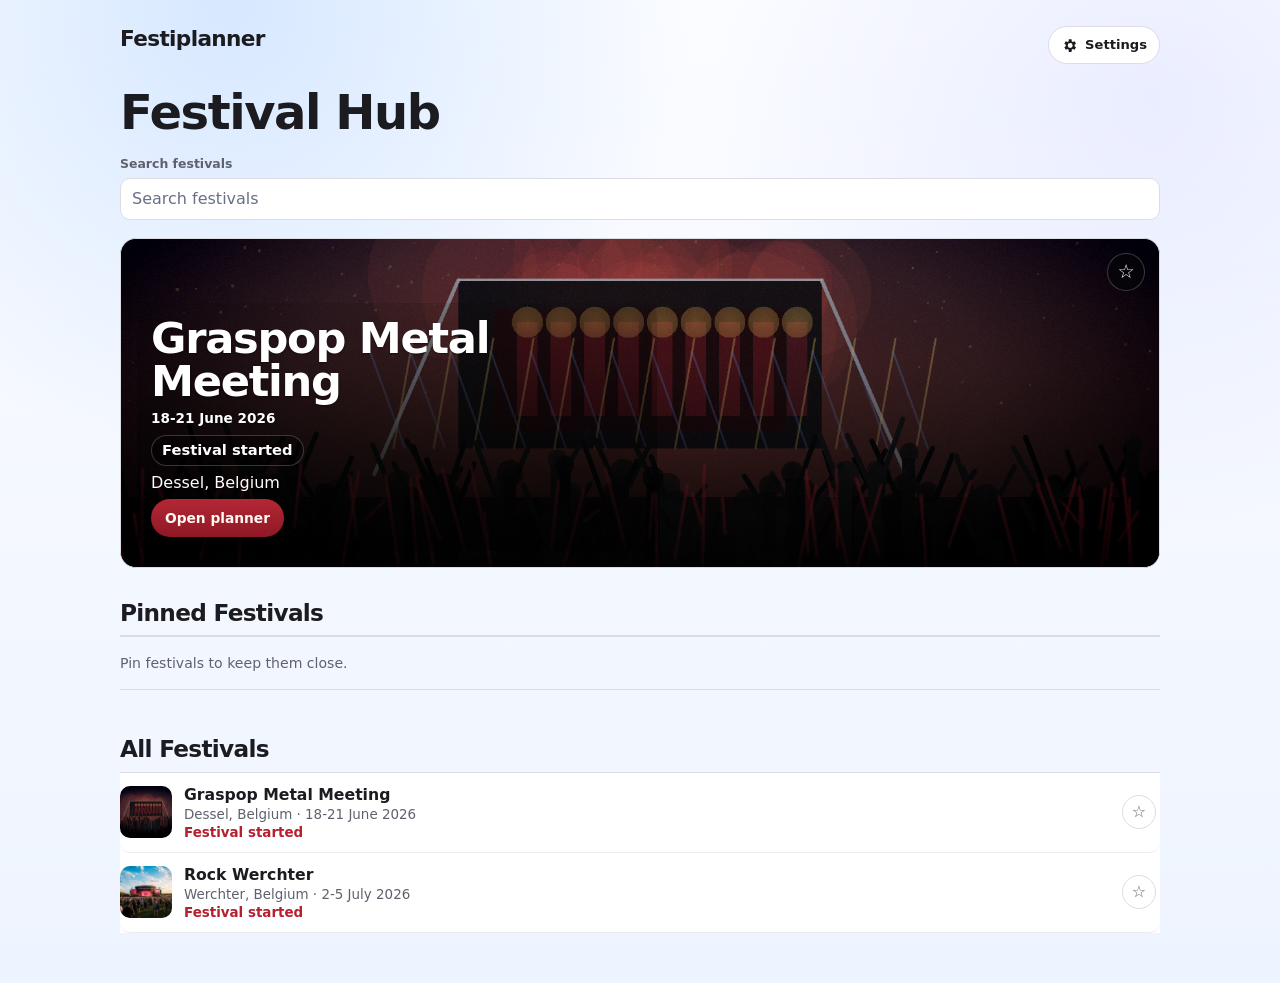
<file: index.html>
<!DOCTYPE html>
<html lang="en">
<head>
  <meta charset="UTF-8">
  <meta name="viewport" content="width=device-width, initial-scale=1.0">
  <title>Festiplanner</title>
  <link rel="stylesheet" href="festiplanner.css">
</head>
<body class="home-page fp-home">
  <div class="fp-shell">
    <header class="fp-topbar">
      <a class="fp-wordmark" href="index.html">Festiplanner</a>
      <a class="fp-settings-link" href="settings.html" aria-label="Settings">
        <svg viewBox="0 0 24 24" aria-hidden="true"><path d="M19.14 12.94a7.8 7.8 0 0 0 .05-.94 7.8 7.8 0 0 0-.05-.94l2.03-1.58-1.92-3.32-2.39.96a7.25 7.25 0 0 0-1.62-.94L14.88 3h-3.84l-.36 3.18c-.58.24-1.12.55-1.62.94l-2.39-.96-1.92 3.32 2.03 1.58a7.8 7.8 0 0 0-.05.94c0 .32.02.63.05.94l-2.03 1.58 1.92 3.32 2.39-.96c.5.39 1.04.7 1.62.94l.36 3.18h3.84l.36-3.18c.58-.24 1.12-.55 1.62-.94l2.39.96 1.92-3.32-2.03-1.58ZM12.96 15.5a3.5 3.5 0 1 1 0-7 3.5 3.5 0 0 1 0 7Z"/></svg>
        <span>Settings</span>
      </a>
    </header>

    <main class="fp-main">
      <section class="fp-page-head">
        <h1>Festival Hub</h1>
      </section>

      <label class="fp-search">
        <span>Search festivals</span>
        <input id="festivalSearch" type="search" placeholder="Search festivals">
      </label>

      <section class="fp-featured" id="featuredFestival" data-festival-card>
        <img src="assets/festival-crowd-discovery.png" data-app-asset="assets/festival-crowd-discovery.png" alt="Festival crowd at dusk">
        <div class="fp-featured-content">
          <h2 id="featuredName">Loading festival</h2>
          <span id="featuredDates"></span>
          <p class="fp-countdown" id="featuredCountdown" aria-live="polite">Calculating countdown</p>
          <p id="featuredLocation"></p>
          <a class="fp-primary-button" id="featuredLink" href="packing.html">Open planner</a>
        </div>
        <button class="fp-featured-pin" id="featuredPin" type="button" aria-label="Pin festival" aria-pressed="false">☆</button>
      </section>

      <section class="fp-section" id="pinnedFestivalsSection">
        <div class="fp-section-title">
          <h2>Pinned Festivals</h2>
        </div>
        <div class="fp-festival-list" id="pinnedFestivalList"></div>
        <p class="fp-empty-state" id="pinnedEmptyState">Pin festivals to keep them close.</p>
      </section>

      <section class="fp-section" id="allFestivalsSection">
        <div class="fp-section-title">
          <h2>All Festivals</h2>
        </div>
        <div class="fp-festival-list" id="allFestivalList"></div>
      </section>
    </main>
  </div>

  <script src="app-paths.js"></script>
  <script src="festival-fallback-data.js"></script>
  <script src="festival-data.js"></script>
  <script src="home.js"></script>
  <script src="festiplanner-i18n.js"></script>
</body>
</html>
</file>
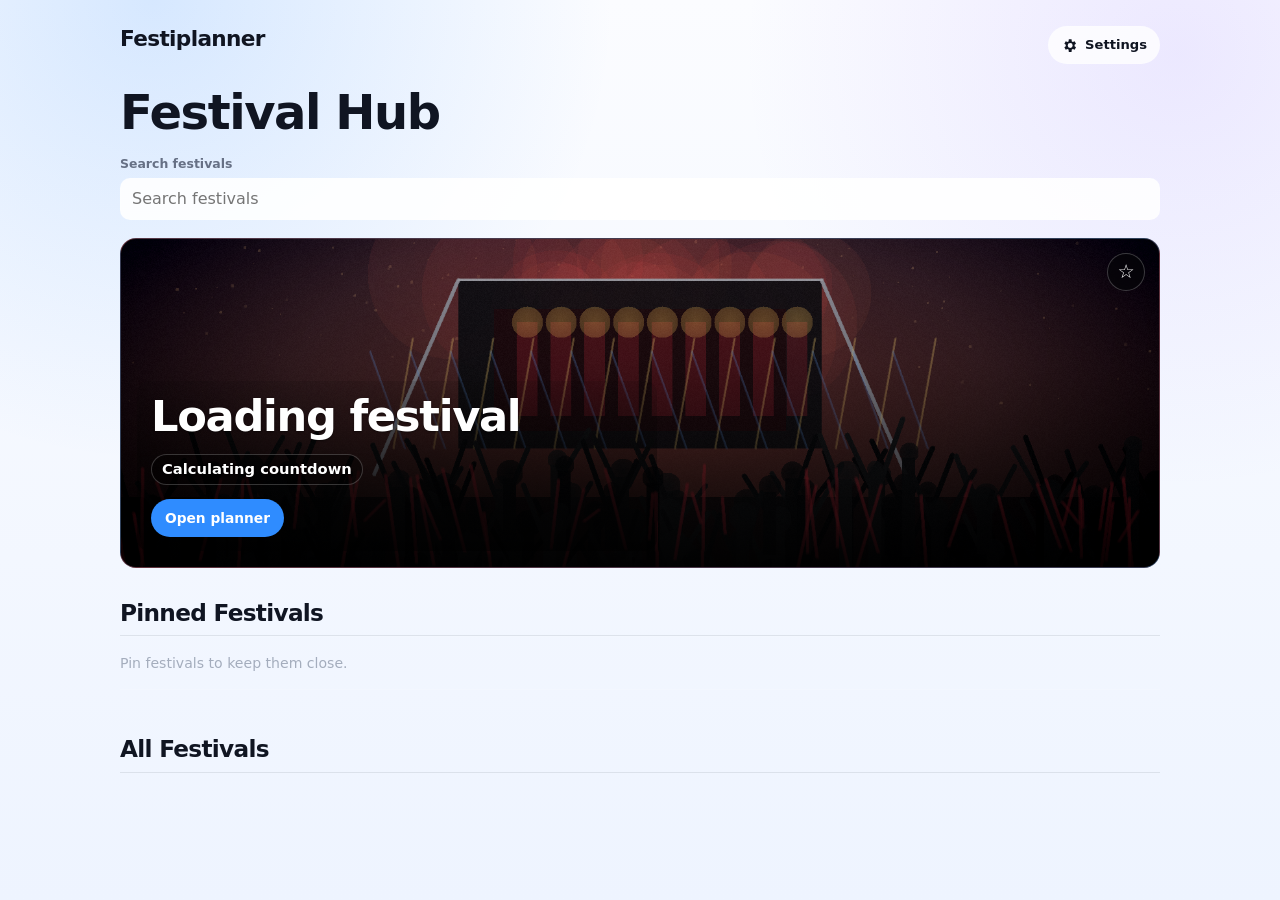
<file: graspop-packing-planner.html>
<!DOCTYPE html>
<html lang="en">
<head>
  <meta charset="UTF-8">
  <meta name="viewport" content="width=device-width, initial-scale=1.0">
  <title>Festiplanner</title>
  <meta http-equiv="refresh" content="0; url=index.html">
  <link rel="stylesheet" href="festiplanner.css">
</head>
<body>
  <div class="app">
    <header>
      <div class="title-block">
        <p class="eyebrow">Festiplanner</p>
        <h1>Festiplanner</h1>
        <p class="subtitle">The planner has moved to a multi-page website.</p>
      </div>
    </header>
    <nav class="site-nav" aria-label="Site navigation">
<a class="active" href="index.html">Home</a>
<a class="" href="packing.html">Packing</a>
<a class="" href="travel.html">Travel</a>
<a class="" href="lineup.html">Lineup</a>
<a class="" href="timeline.html">Timeline</a>
    </nav>
    <main>
      <section class="band">
        <article class="panel">
          <h2>Opening Festiplanner</h2>
          <p><a class="maps-link" href="index.html">Go to the homepage</a></p>
        </article>
      </section>
    </main>
  </div>
</body>
</html>
</file>
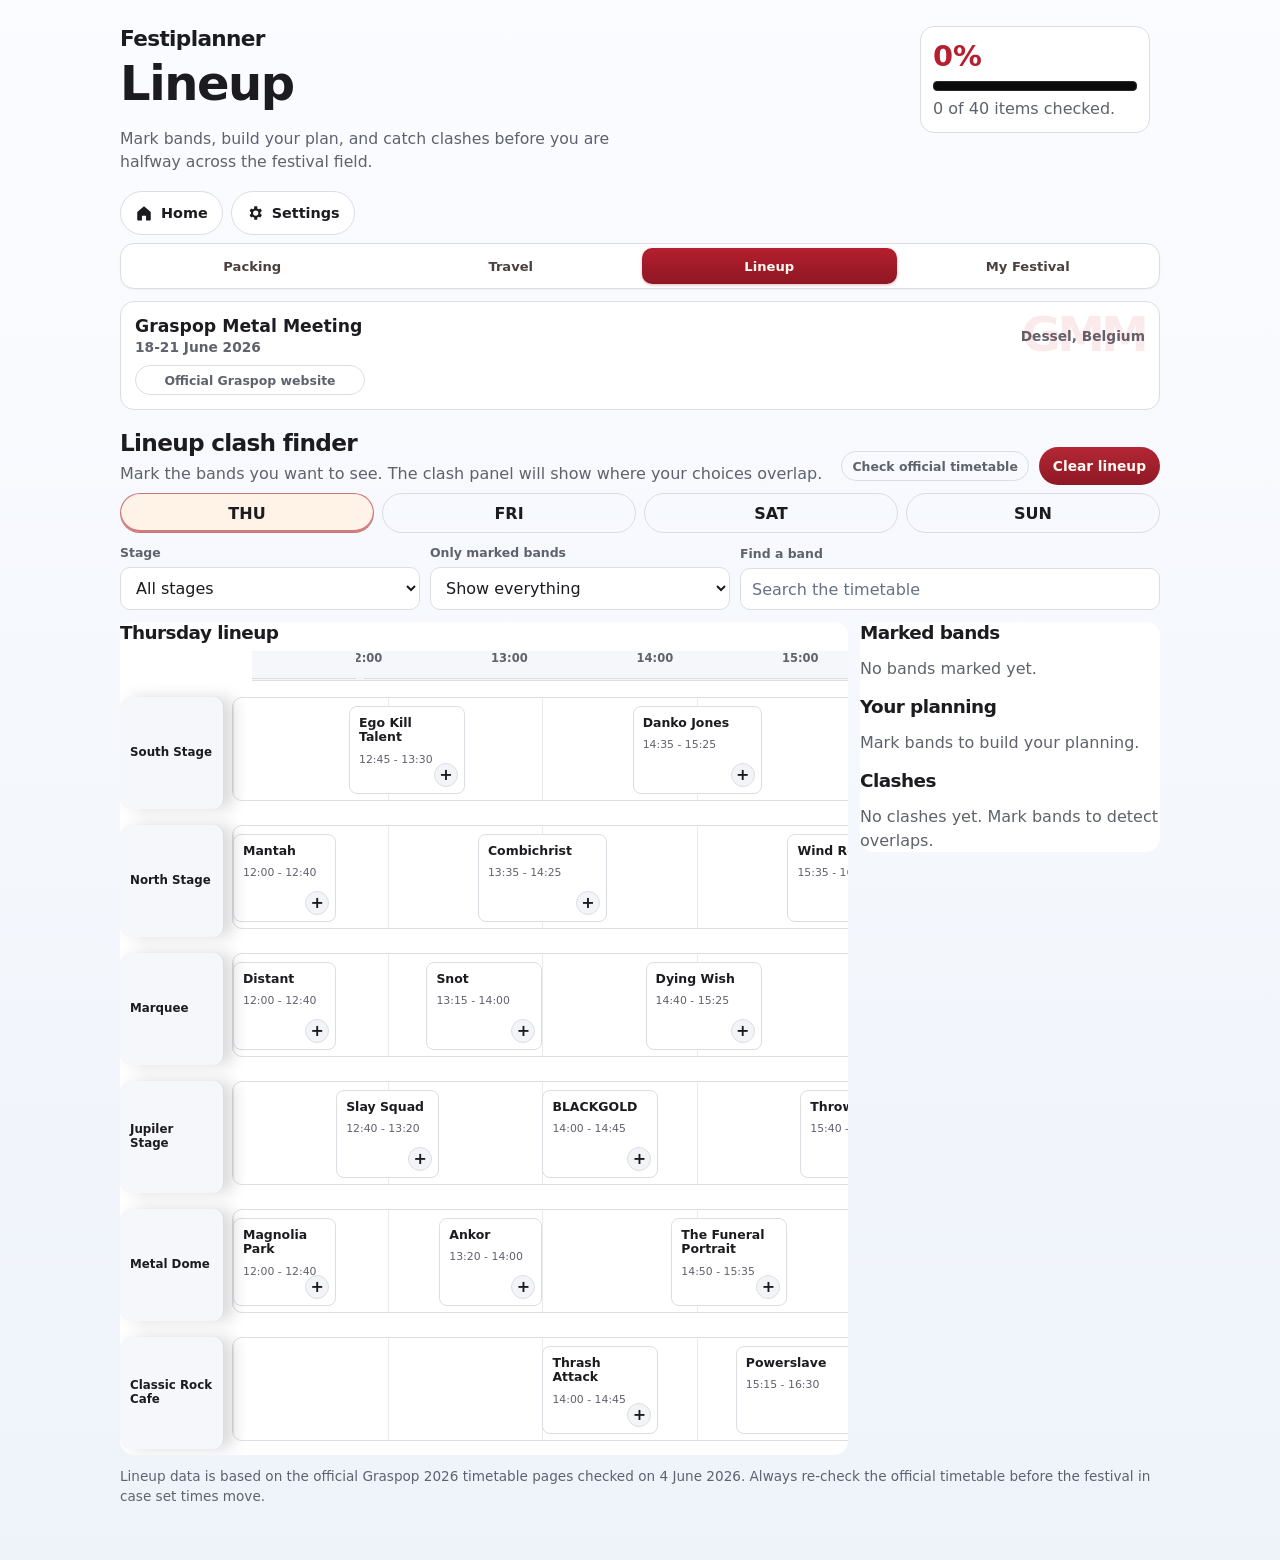
<file: lineup.html>
<!DOCTYPE html>
<html lang="en">
<head>
  <meta charset="UTF-8">
  <meta name="viewport" content="width=device-width, initial-scale=1.0">
  <title>Lineup | Festiplanner</title>
  <link rel="stylesheet" href="festiplanner.css">
</head>
<body class="festival-page graspop-theme">
  <div class="app">
    <header>
      <div class="title-block">
        <p class="eyebrow">Festiplanner</p>
        <h1>Lineup</h1>
        <p class="subtitle">Mark bands, build your plan, and catch clashes before you are halfway across the festival field.</p>
      </div>
      <aside class="progress-card" aria-live="polite">
        <span class="progress-number" id="progressNumber">0%</span>
        <div class="progress-track" aria-label="Packing progress">
          <div class="progress-fill" id="progressFill"></div>
        </div>
        <p class="hint" id="progressText">Choose a festival and start planning.</p>
      </aside>
    </header>
    <div class="profile-actions">
      <a class="profile-home-link" href="index.html" aria-label="Home">
        <svg viewBox="0 0 24 24" aria-hidden="true"><path d="M3 10.75 12 3l9 7.75V21a1 1 0 0 1-1 1h-5.25v-6.5h-5.5V22H4a1 1 0 0 1-1-1V10.75Z"/></svg>
        <span>Home</span>
      </a>
      <a class="profile-home-link" href="settings.html" aria-label="Settings">
        <svg viewBox="0 0 24 24" aria-hidden="true"><path d="M19.14 12.94a7.8 7.8 0 0 0 .05-.94 7.8 7.8 0 0 0-.05-.94l2.03-1.58-1.92-3.32-2.39.96a7.25 7.25 0 0 0-1.62-.94L14.88 3h-3.84l-.36 3.18c-.58.24-1.12.55-1.62.94l-2.39-.96-1.92 3.32 2.03 1.58a7.8 7.8 0 0 0-.05.94c0 .32.02.63.05.94l-2.03 1.58 1.92 3.32 2.39-.96c.5.39 1.04.7 1.62.94l.36 3.18h3.84l.36-3.18c.58-.24 1.12-.55 1.62-.94l2.39.96 1.92-3.32-2.03-1.58ZM12.96 15.5a3.5 3.5 0 1 1 0-7 3.5 3.5 0 0 1 0 7Z"/></svg>
        <span>Settings</span>
      </a>
    </div>
    <nav class="site-nav" aria-label="Site navigation">
<a class="" href="packing.html">Packing</a>
<a class="" href="travel.html">Travel</a>
<a class="active" href="lineup.html">Lineup</a>
<a class="" href="timeline.html">My Festival</a>
    </nav>
    <section class="festival-profile-header">
      <div>
        <span>Loading festival</span>
        <strong></strong>
      </div>
      <p></p>
      <a class="official-link" href="#" target="_blank" rel="noopener">Official website</a>
    </section>
    <main>
<section class="band" id="lineup">
        <div class="section-head">
          <div>
            <h2>Lineup clash finder</h2>
            <p class="hint">Mark the bands you want to see. The clash panel will show where your choices overlap.</p>
          </div>
          <div class="tools">
            <a class="official-link" href="#" target="_blank" rel="noopener">Check official timetable</a>
            <button class="tool-button" id="clearFavorites" type="button">Clear lineup</button>
          </div>
        </div>

        <div class="lineup-shell">
          <div class="day-tabs" id="dayTabs" aria-label="Lineup days"></div>

          <div class="lineup-controls">
            <label class="field">
              <span>Stage</span>
              <select id="stageFilter"></select>
            </label>
            <label class="field">
              <span>Only marked bands</span>
              <select id="favoriteFilter">
                <option value="all">Show everything</option>
                <option value="favorites">Marked only</option>
              </select>
            </label>
            <label class="field">
              <span>Find a band</span>
              <input id="lineupSearch" type="search" placeholder="Search the timetable">
            </label>
          </div>

          <div class="lineup-grid">
            <article class="panel">
              <h3 id="lineupTitle">Thursday lineup</h3>
              <div class="act-list" id="actList"></div>
            </article>
            <aside class="panel">
              <h3>Marked bands</h3>
              <div class="marked-list" id="markedList"></div>
              <h3>Your planning</h3>
              <div class="plan-list" id="planList"></div>
              <h3>Clashes</h3>
              <div class="clash-list" id="clashList"></div>
            </aside>
          </div>

          <p class="source-note"></p>
        </div>
      </section>
    </main>
    <div class="hidden-support" aria-hidden="true">
<div id="campGrid"></div>
<div id="campTypePanel"></div>
<div id="campTypeGrid"></div>
<div id="selectedTitle"></div>
<div id="selectedSummary"></div>
<div id="selectedPills"></div>
<ul id="campTips"></ul>
<div id="packingGrid"></div>
<button id="checkEssentials" type="button"></button>
<button id="clearChecks" type="button"></button>
<select id="arrivalMode"></select>
<input id="mapStart">
<input id="mapDestination">
<a id="mapsLink" href="#"></a>
<div id="mapsPreview"></div>
<input id="departureTime">
<input id="meetingPoint">
<textarea id="freeNotes"></textarea>
  </div>
  </div>
  <script src="app-paths.js"></script>
  <script src="festival-fallback-data.js"></script>
  <script src="festival-data.js"></script>
  <script src="festiplanner.js"></script>
  <script src="festiplanner-i18n.js"></script>
</body>
</html>
</file>
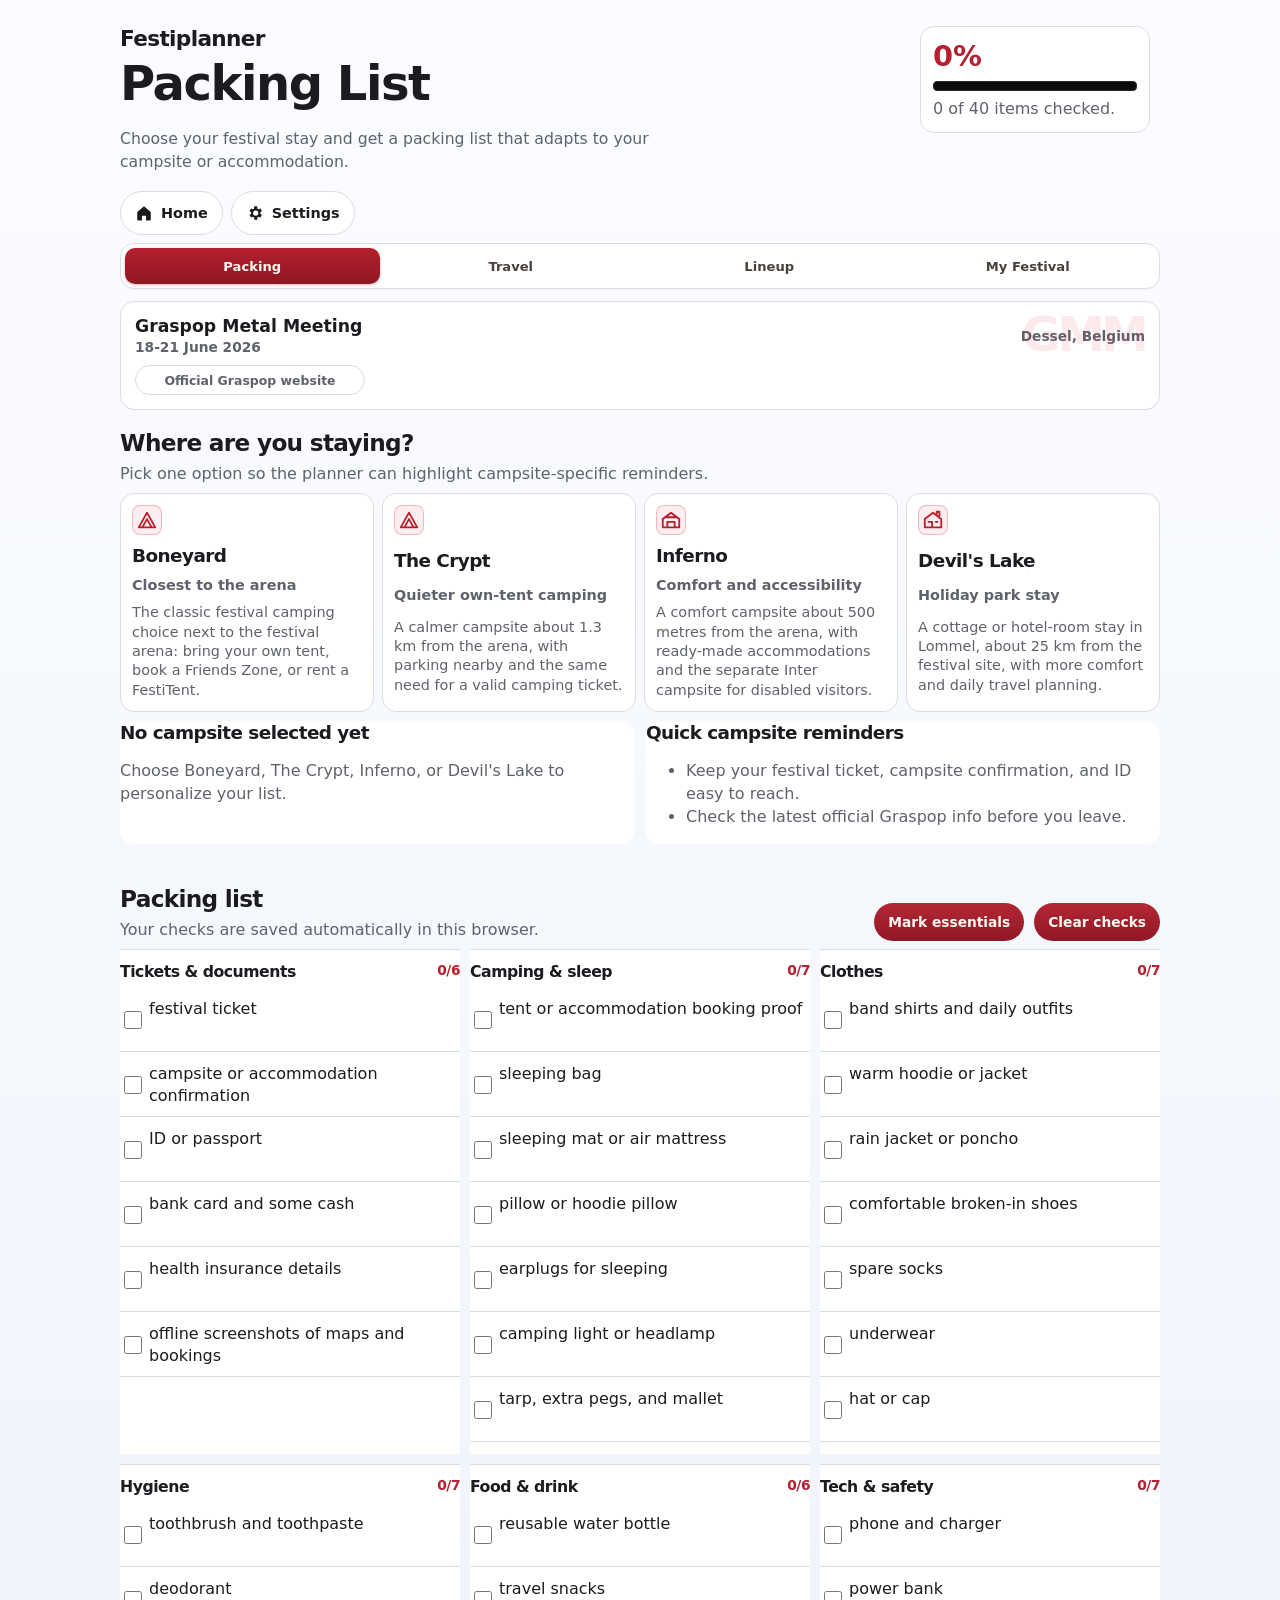
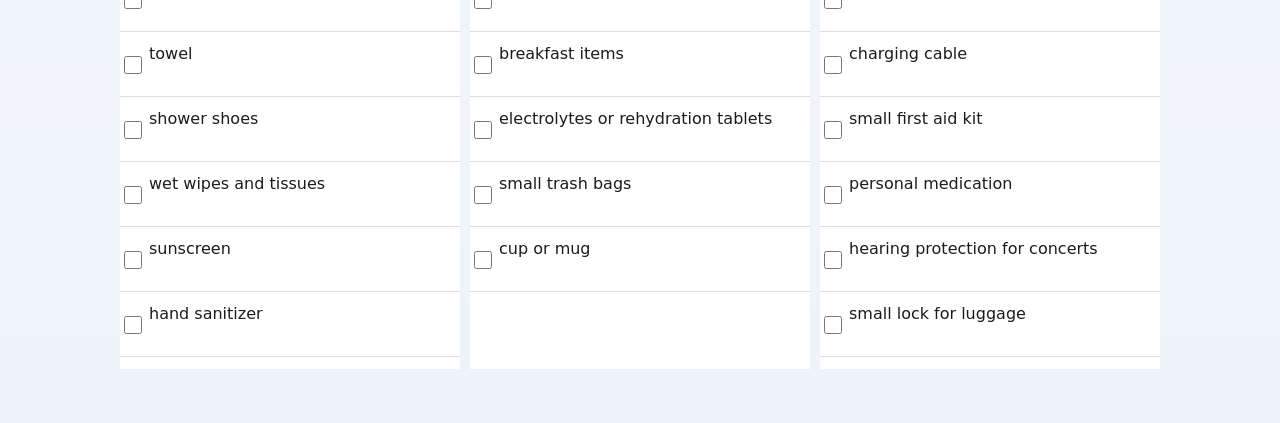
<file: packing.html>
<!DOCTYPE html>
<html lang="en">
<head>
  <meta charset="UTF-8">
  <meta name="viewport" content="width=device-width, initial-scale=1.0">
  <title>Packing List | Festiplanner</title>
  <link rel="stylesheet" href="festiplanner.css">
</head>
<body class="festival-page graspop-theme">
  <div class="app">
    <header>
      <div class="title-block">
        <p class="eyebrow">Festiplanner</p>
        <h1>Packing List</h1>
        <p class="subtitle">Choose your festival stay and get a packing list that adapts to your campsite or accommodation.</p>
      </div>
      <aside class="progress-card" aria-live="polite">
        <span class="progress-number" id="progressNumber">0%</span>
        <div class="progress-track" aria-label="Packing progress">
          <div class="progress-fill" id="progressFill"></div>
        </div>
        <p class="hint" id="progressText">Choose a festival and start planning.</p>
      </aside>
    </header>
    <div class="profile-actions">
      <a class="profile-home-link" href="index.html" aria-label="Home">
        <svg viewBox="0 0 24 24" aria-hidden="true"><path d="M3 10.75 12 3l9 7.75V21a1 1 0 0 1-1 1h-5.25v-6.5h-5.5V22H4a1 1 0 0 1-1-1V10.75Z"/></svg>
        <span>Home</span>
      </a>
      <a class="profile-home-link" href="settings.html" aria-label="Settings">
        <svg viewBox="0 0 24 24" aria-hidden="true"><path d="M19.14 12.94a7.8 7.8 0 0 0 .05-.94 7.8 7.8 0 0 0-.05-.94l2.03-1.58-1.92-3.32-2.39.96a7.25 7.25 0 0 0-1.62-.94L14.88 3h-3.84l-.36 3.18c-.58.24-1.12.55-1.62.94l-2.39-.96-1.92 3.32 2.03 1.58a7.8 7.8 0 0 0-.05.94c0 .32.02.63.05.94l-2.03 1.58 1.92 3.32 2.39-.96c.5.39 1.04.7 1.62.94l.36 3.18h3.84l.36-3.18c.58-.24 1.12-.55 1.62-.94l2.39.96 1.92-3.32-2.03-1.58ZM12.96 15.5a3.5 3.5 0 1 1 0-7 3.5 3.5 0 0 1 0 7Z"/></svg>
        <span>Settings</span>
      </a>
    </div>
    <nav class="site-nav" aria-label="Site navigation">
<a class="active" href="packing.html">Packing</a>
<a class="" href="travel.html">Travel</a>
<a class="" href="lineup.html">Lineup</a>
<a class="" href="timeline.html">My Festival</a>
    </nav>
    <section class="festival-profile-header">
      <div>
        <span>Loading festival</span>
        <strong></strong>
      </div>
      <p></p>
      <a class="official-link" href="#" target="_blank" rel="noopener">Official website</a>
    </section>
    <main>
<section class="band" id="stay">
        <div class="section-head">
          <div>
            <h2>Where are you staying?</h2>
            <p class="hint">Pick one option so the planner can highlight campsite-specific reminders.</p>
          </div>
        </div>

        <div class="grid" id="campGrid"></div>

        <div class="type-panel" id="campTypePanel" hidden>
          <h3>Choose your stay type</h3>
          <div class="type-grid" id="campTypeGrid"></div>
        </div>

        <div class="selected-panel" style="margin-top: 14px;">
          <article class="panel">
            <h3 id="selectedTitle">No campsite selected yet</h3>
            <p id="selectedSummary">Choose a stay to personalize your list.</p>
            <div class="status-row" id="selectedPills"></div>
          </article>
          <article class="panel">
            <h3>Quick campsite reminders</h3>
            <ul id="campTips">
              <li>Keep your festival ticket, campsite confirmation, and ID easy to reach.</li>
              <li>Check the latest official festival information before you leave.</li>
            </ul>
          </article>
        </div>
      </section>
<section class="band" id="packing">
        <div class="section-head">
          <div>
            <h2>Packing list</h2>
            <p class="hint">Your checks are saved automatically in this browser.</p>
          </div>
          <div class="mobile-pack-progress" aria-live="polite">
            <div class="mobile-pack-progress-top">
              <strong id="mobileProgressNumber">0%</strong>
              <span id="mobileProgressText">0 items checked.</span>
            </div>
            <div class="progress-track" aria-label="Packing progress">
              <div class="progress-fill" id="mobileProgressFill"></div>
            </div>
          </div>
          <div class="tools">
            <button class="tool-button" id="checkEssentials" type="button">Mark essentials</button>
            <button class="tool-button" id="clearChecks" type="button">Clear checks</button>
          </div>
        </div>
        <div class="category-grid" id="packingGrid"></div>
      </section>
    </main>
    <div class="hidden-support" aria-hidden="true">
<select id="arrivalMode"></select>
<input id="mapStart">
<input id="mapDestination">
<a id="mapsLink" href="#"></a>
<div id="mapsPreview"></div>
<input id="departureTime">
<input id="meetingPoint">
<textarea id="freeNotes"></textarea>
<div id="dayTabs"></div>
<select id="stageFilter"></select>
<select id="favoriteFilter"></select>
<div id="lineupSearch"></div>
<button id="clearFavorites" type="button"></button>
<div id="lineupTitle"></div>
<div id="actList"></div>
<div id="clashList"></div>
<div id="markedList"></div>
<div id="planList"></div>
  </div>
  </div>
  <script src="app-paths.js"></script>
  <script src="festival-fallback-data.js"></script>
  <script src="festival-data.js"></script>
  <script src="festiplanner.js"></script>
  <script src="festiplanner-i18n.js"></script>
</body>
</html>
</file>
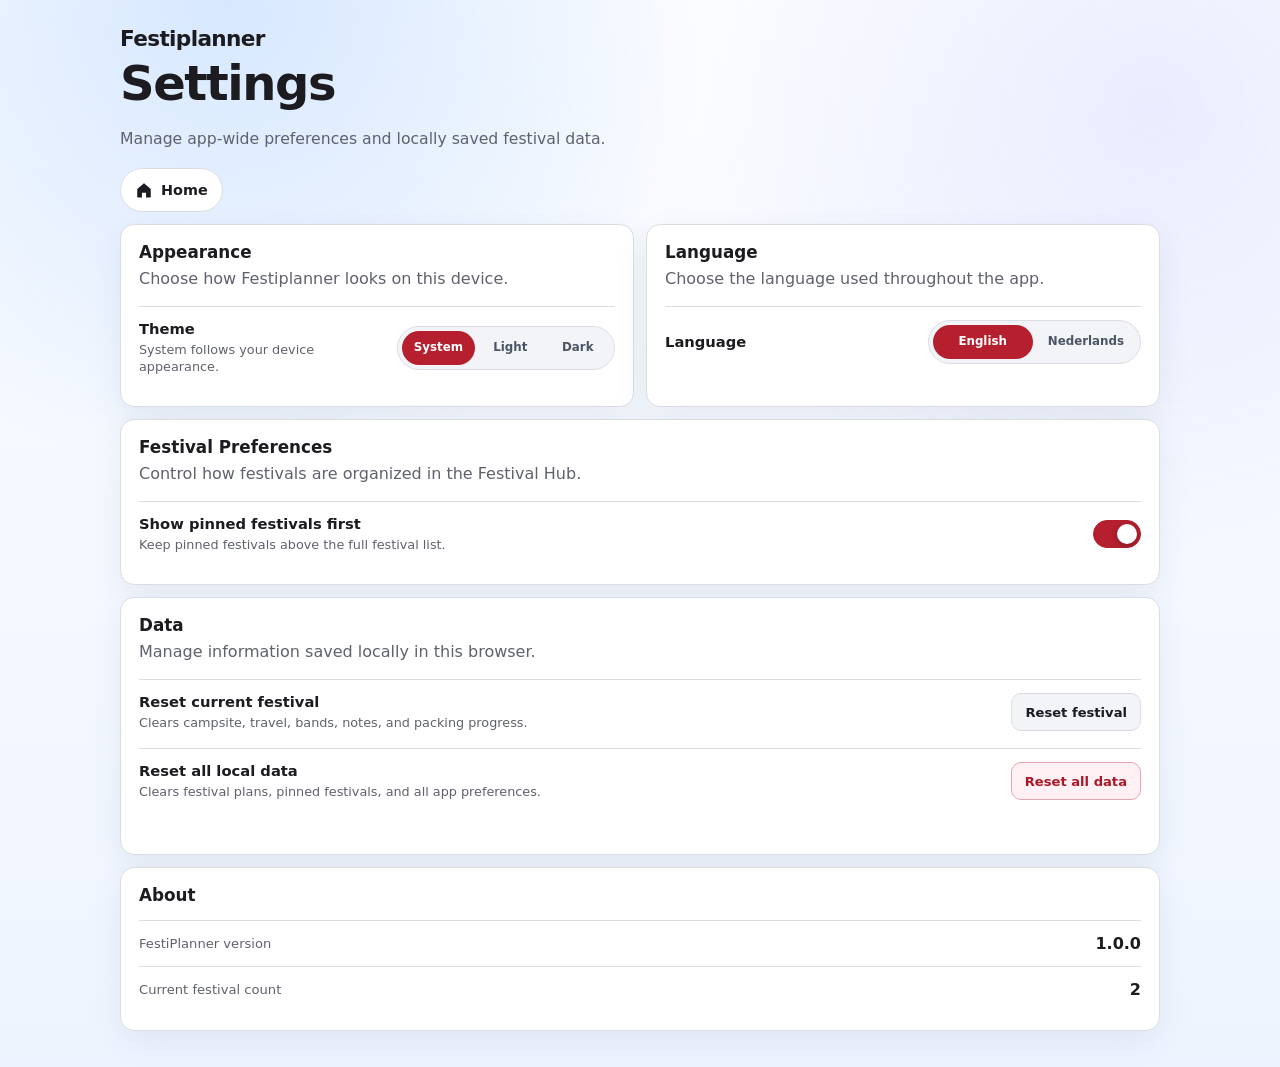
<file: settings.html>
<!DOCTYPE html>
<html lang="en">
<head>
  <meta charset="UTF-8">
  <meta name="viewport" content="width=device-width, initial-scale=1.0">
  <title>Settings | Festiplanner</title>
  <link rel="stylesheet" href="festiplanner.css">
</head>
<body class="home-page fp-home settings-page">
  <div class="fp-shell">
    <header>
      <div class="title-block">
        <p class="eyebrow">Festiplanner</p>
        <h1>Settings</h1>
        <p class="subtitle">Manage app-wide preferences and locally saved festival data.</p>
      </div>
    </header>

    <div class="profile-actions">
      <a class="profile-home-link" href="index.html" aria-label="Home">
        <svg viewBox="0 0 24 24" aria-hidden="true"><path d="M3 10.75 12 3l9 7.75V21a1 1 0 0 1-1 1h-5.25v-6.5h-5.5V22H4a1 1 0 0 1-1-1V10.75Z"/></svg>
        <span>Home</span>
      </a>
    </div>

    <main class="settings-main">
      <div class="settings-grid">
        <section class="settings-card" aria-labelledby="appearanceTitle">
          <div class="settings-card-heading">
            <h2 id="appearanceTitle">Appearance</h2>
            <p>Choose how Festiplanner looks on this device.</p>
          </div>
          <div class="settings-row">
            <div>
              <strong>Theme</strong>
              <span>System follows your device appearance.</span>
            </div>
            <div id="appearanceSettings"></div>
          </div>
        </section>

        <section class="settings-card" aria-labelledby="languageTitle">
          <div class="settings-card-heading">
            <h2 id="languageTitle">Language</h2>
            <p>Choose the language used throughout the app.</p>
          </div>
          <div class="settings-row">
            <div>
              <strong>Language</strong>
            </div>
            <div id="languageSettings"></div>
          </div>
        </section>

        <section class="settings-card settings-card-wide" aria-labelledby="preferencesTitle">
          <div class="settings-card-heading">
            <h2 id="preferencesTitle">Festival Preferences</h2>
            <p>Control how festivals are organized in the Festival Hub.</p>
          </div>
          <label class="settings-row settings-toggle-row" for="showPinnedFirst">
            <div>
              <strong>Show pinned festivals first</strong>
              <span>Keep pinned festivals above the full festival list.</span>
            </div>
            <input class="settings-switch" id="showPinnedFirst" type="checkbox">
          </label>
        </section>

        <section class="settings-card settings-card-wide" aria-labelledby="dataTitle">
          <div class="settings-card-heading">
            <h2 id="dataTitle">Data</h2>
            <p>Manage information saved locally in this browser.</p>
          </div>
          <div class="settings-action-row">
            <div>
              <strong>Reset current festival</strong>
              <span>Clears campsite, travel, bands, notes, and packing progress.</span>
            </div>
            <button class="settings-button" id="resetFestivalButton" type="button">Reset festival</button>
          </div>
          <div class="settings-action-row">
            <div>
              <strong>Reset all local data</strong>
              <span>Clears festival plans, pinned festivals, and all app preferences.</span>
            </div>
            <button class="settings-button danger" id="resetAllButton" type="button">Reset all data</button>
          </div>
          <p class="settings-status" id="settingsStatus" aria-live="polite"></p>
        </section>

        <section class="settings-card settings-card-wide" aria-labelledby="aboutTitle">
          <div class="settings-card-heading">
            <h2 id="aboutTitle">About</h2>
          </div>
          <dl class="settings-about-list">
            <div>
              <dt>FestiPlanner version</dt>
              <dd>1.0.0</dd>
            </div>
            <div>
              <dt>Current festival count</dt>
              <dd id="festivalCount">1</dd>
            </div>
          </dl>
        </section>
      </div>
    </main>
  </div>

  <dialog class="settings-dialog" id="resetDialog" aria-labelledby="resetDialogTitle">
    <form method="dialog">
      <h2 id="resetDialogTitle">Reset local data?</h2>
      <p id="resetDialogText">This action cannot be undone.</p>
      <div class="settings-dialog-actions">
        <button class="settings-button" value="cancel">Cancel</button>
        <button class="settings-button danger" id="confirmResetButton" value="confirm">Reset</button>
      </div>
    </form>
  </dialog>

  <script src="app-paths.js"></script>
  <script src="festival-fallback-data.js"></script>
  <script src="festival-data.js"></script>
  <script src="festiplanner-i18n.js"></script>
  <script src="settings.js"></script>
</body>
</html>
</file>
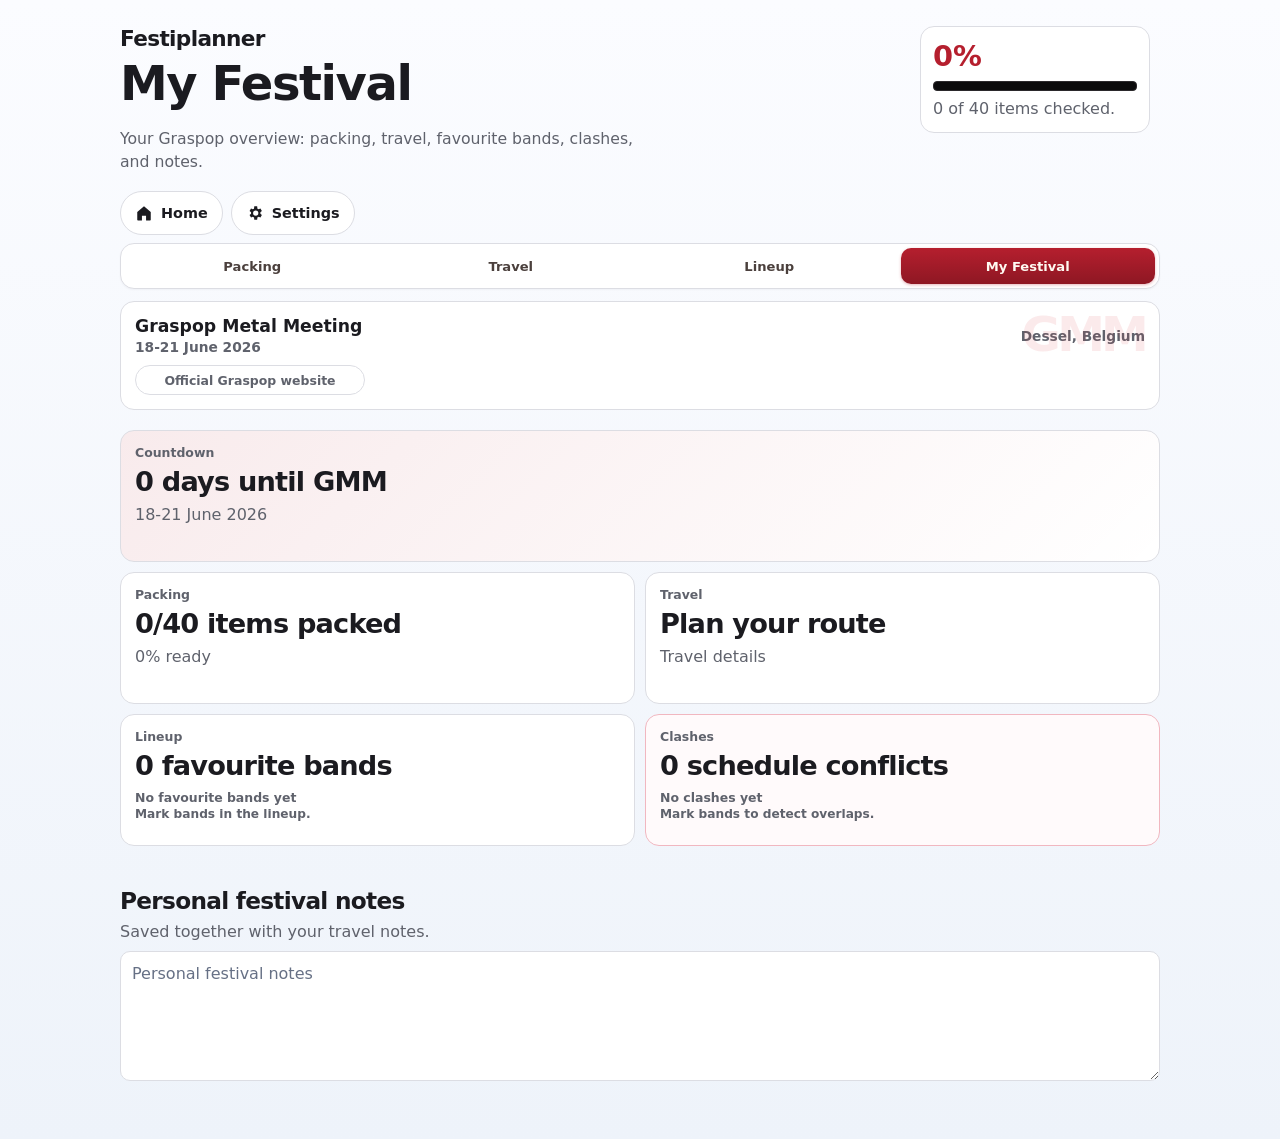
<file: timeline.html>
<!DOCTYPE html>
<html lang="en">
<head>
  <meta charset="UTF-8">
  <meta name="viewport" content="width=device-width, initial-scale=1.0">
  <title>My Festival | Festiplanner</title>
  <link rel="stylesheet" href="festiplanner.css">
</head>
<body class="festival-page graspop-theme">
  <div class="app">
    <header>
      <div class="title-block">
        <p class="eyebrow">Festiplanner</p>
        <h1>My Festival</h1>
        <p class="subtitle">Your festival overview: packing, travel, favourite bands, clashes, and notes.</p>
      </div>
      <aside class="progress-card" aria-live="polite">
        <span class="progress-number" id="progressNumber">0%</span>
        <div class="progress-track" aria-label="Packing progress">
          <div class="progress-fill" id="progressFill"></div>
        </div>
        <p class="hint" id="progressText">Choose a festival and start planning.</p>
      </aside>
    </header>
    <div class="profile-actions">
      <a class="profile-home-link" href="index.html" aria-label="Home">
        <svg viewBox="0 0 24 24" aria-hidden="true"><path d="M3 10.75 12 3l9 7.75V21a1 1 0 0 1-1 1h-5.25v-6.5h-5.5V22H4a1 1 0 0 1-1-1V10.75Z"/></svg>
        <span>Home</span>
      </a>
      <a class="profile-home-link" href="settings.html" aria-label="Settings">
        <svg viewBox="0 0 24 24" aria-hidden="true"><path d="M19.14 12.94a7.8 7.8 0 0 0 .05-.94 7.8 7.8 0 0 0-.05-.94l2.03-1.58-1.92-3.32-2.39.96a7.25 7.25 0 0 0-1.62-.94L14.88 3h-3.84l-.36 3.18c-.58.24-1.12.55-1.62.94l-2.39-.96-1.92 3.32 2.03 1.58a7.8 7.8 0 0 0-.05.94c0 .32.02.63.05.94l-2.03 1.58 1.92 3.32 2.39-.96c.5.39 1.04.7 1.62.94l.36 3.18h3.84l.36-3.18c.58-.24 1.12-.55 1.62-.94l2.39.96 1.92-3.32-2.03-1.58ZM12.96 15.5a3.5 3.5 0 1 1 0-7 3.5 3.5 0 0 1 0 7Z"/></svg>
        <span>Settings</span>
      </a>
    </div>
    <nav class="site-nav" aria-label="Site navigation">
<a class="" href="packing.html">Packing</a>
<a class="" href="travel.html">Travel</a>
<a class="" href="lineup.html">Lineup</a>
<a class="active" href="timeline.html">My Festival</a>
    </nav>
    <section class="festival-profile-header">
      <div>
        <span>Loading festival</span>
        <strong></strong>
      </div>
      <p></p>
      <a class="official-link" href="#" target="_blank" rel="noopener">Official website</a>
    </section>
    <main>
      <section class="band" id="my-festival">
        <div class="overview-grid">
          <a class="overview-widget feature" href="lineup.html">
            <span>Countdown</span>
            <strong id="overviewCountdown">Festival countdown</strong>
            <p id="overviewDates"></p>
          </a>
          <a class="overview-widget" href="packing.html">
            <span>Packing</span>
            <strong id="overviewPacking">0/0 items packed</strong>
            <p id="overviewPackingDetail">Continue checklist</p>
          </a>
          <a class="overview-widget" href="travel.html">
            <span>Travel</span>
            <strong id="overviewTravel">Plan your route</strong>
            <p id="overviewTravelMode">Travel details</p>
          </a>
          <a class="overview-widget overview-widget-wide" href="lineup.html">
            <span>Lineup</span>
            <strong id="overviewBands">0 favourite bands</strong>
            <div class="overview-detail-list" id="overviewBandList">Marked acts</div>
          </a>
          <a class="overview-widget overview-widget-wide warning" href="lineup.html">
            <span>Clashes</span>
            <strong id="overviewClashes">0 schedule conflicts</strong>
            <div class="overview-detail-list" id="overviewClashList">Review overlaps</div>
          </a>
        </div>
      </section>

      <section class="band" id="notes-overview">
        <div class="section-head">
          <div>
            <h2>Personal festival notes</h2>
            <p class="hint">Saved together with your travel notes.</p>
          </div>
        </div>
        <textarea id="overviewNotes" class="overview-notes" placeholder="Personal festival notes"></textarea>
      </section>
    </main>
    <div class="hidden-support" aria-hidden="true">
<div id="campGrid"></div>
<div id="campTypePanel"></div>
<div id="campTypeGrid"></div>
<div id="selectedTitle"></div>
<div id="selectedSummary"></div>
<div id="selectedPills"></div>
<ul id="campTips"></ul>
<div id="packingGrid"></div>
<button id="checkEssentials" type="button"></button>
<button id="clearChecks" type="button"></button>
<select id="arrivalMode"></select>
<input id="mapStart">
<input id="mapDestination">
<a id="mapsLink" href="#"></a>
<div id="mapsPreview"></div>
<input id="departureTime">
<input id="meetingPoint">
<textarea id="freeNotes"></textarea>
<div id="dayTabs"></div>
<select id="stageFilter"></select>
<select id="favoriteFilter"></select>
<div id="lineupSearch"></div>
<button id="clearFavorites" type="button"></button>
<div id="lineupTitle"></div>
<div id="actList"></div>
<div id="clashList"></div>
<div id="markedList"></div>
<div id="planList"></div>
  </div>
  </div>
  <script src="app-paths.js"></script>
  <script src="festival-fallback-data.js"></script>
  <script src="festival-data.js"></script>
  <script src="festiplanner.js"></script>
  <script src="my-festival.js"></script>
  <script src="festiplanner-i18n.js"></script>
</body>
</html>
</file>
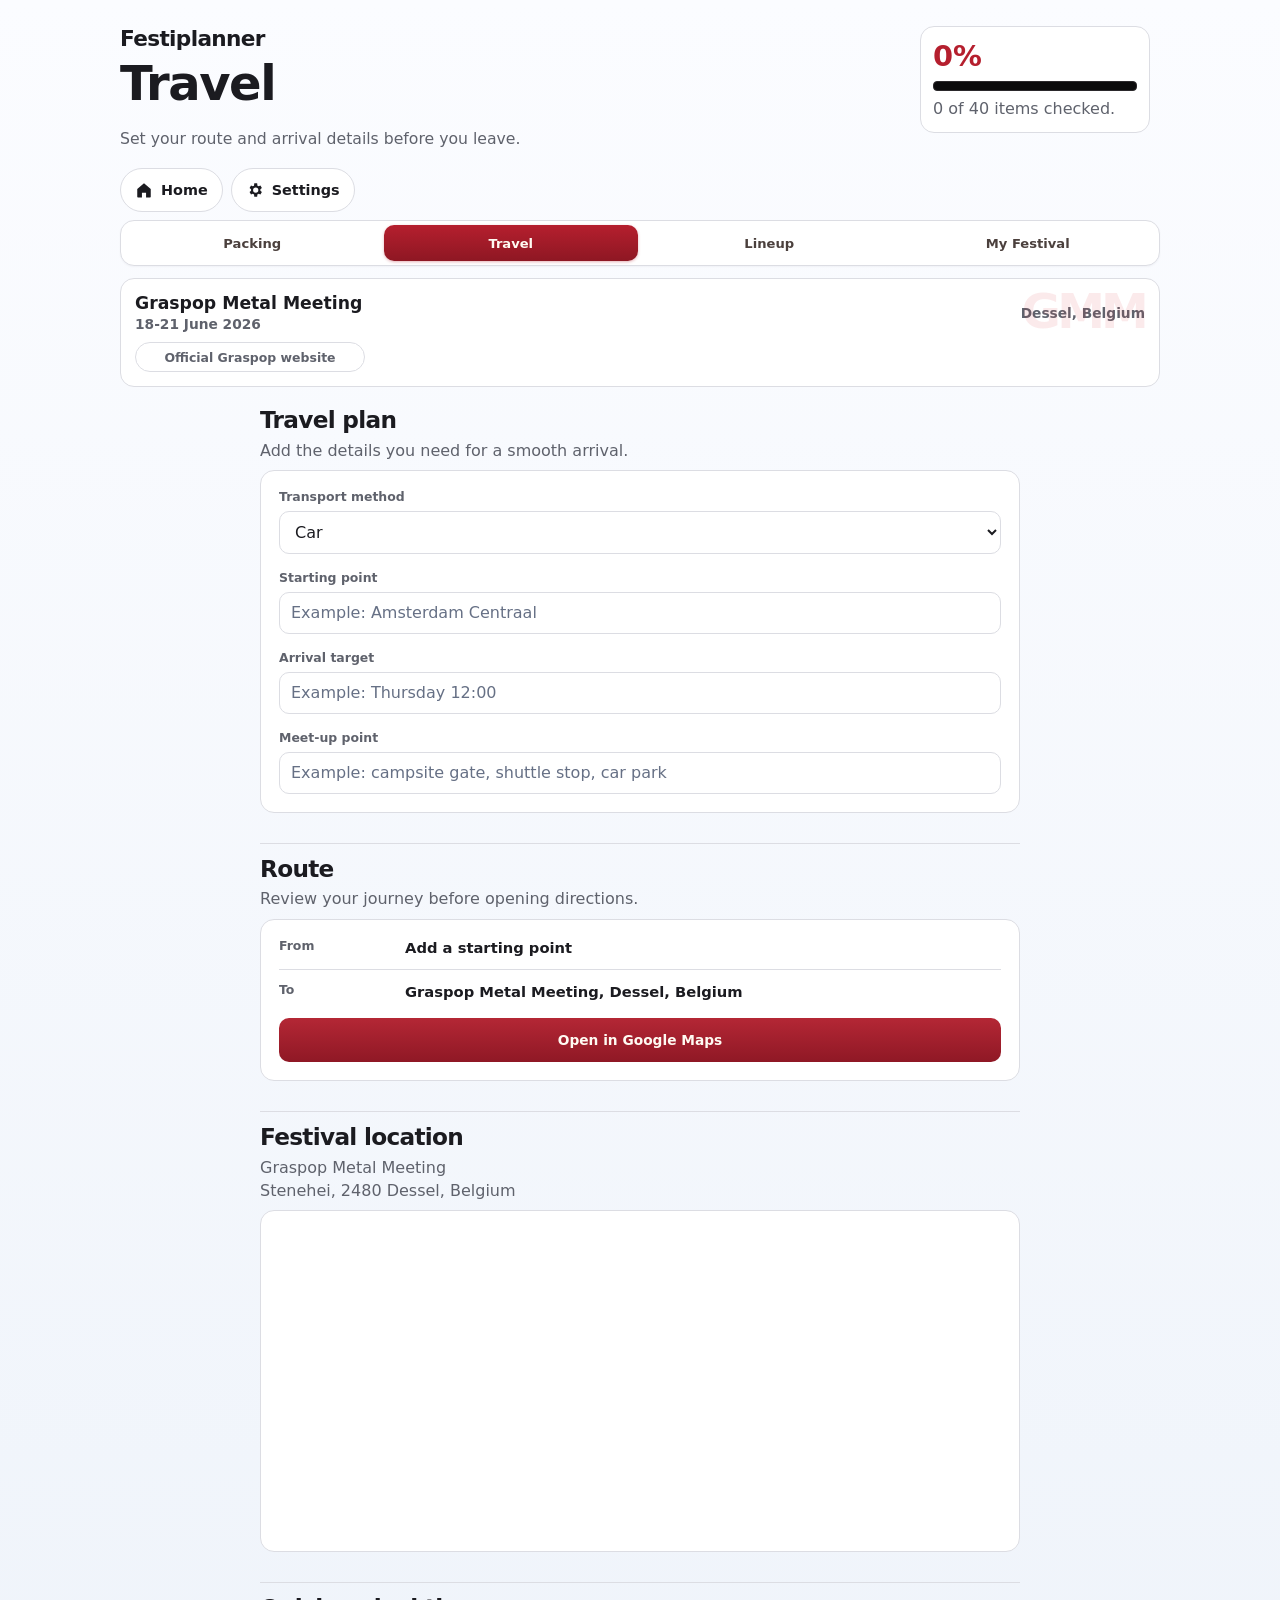
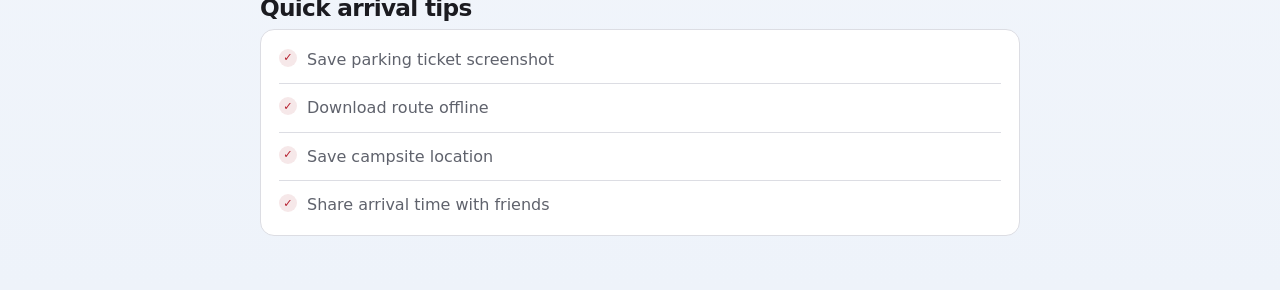
<file: travel.html>
<!DOCTYPE html>
<html lang="en">
<head>
  <meta charset="UTF-8">
  <meta name="viewport" content="width=device-width, initial-scale=1.0">
  <title>Travel | Festiplanner</title>
  <link rel="stylesheet" href="festiplanner.css">
</head>
<body class="festival-page graspop-theme">
  <div class="app">
    <header>
      <div class="title-block">
        <p class="eyebrow">Festiplanner</p>
        <h1>Travel</h1>
        <p class="subtitle">Set your route and arrival details before you leave.</p>
      </div>
      <aside class="progress-card" aria-live="polite">
        <span class="progress-number" id="progressNumber">0%</span>
        <div class="progress-track" aria-label="Packing progress">
          <div class="progress-fill" id="progressFill"></div>
        </div>
        <p class="hint" id="progressText">Choose a festival and start planning.</p>
      </aside>
    </header>
    <div class="profile-actions">
      <a class="profile-home-link" href="index.html" aria-label="Home">
        <svg viewBox="0 0 24 24" aria-hidden="true"><path d="M3 10.75 12 3l9 7.75V21a1 1 0 0 1-1 1h-5.25v-6.5h-5.5V22H4a1 1 0 0 1-1-1V10.75Z"/></svg>
        <span>Home</span>
      </a>
      <a class="profile-home-link" href="settings.html" aria-label="Settings">
        <svg viewBox="0 0 24 24" aria-hidden="true"><path d="M19.14 12.94a7.8 7.8 0 0 0 .05-.94 7.8 7.8 0 0 0-.05-.94l2.03-1.58-1.92-3.32-2.39.96a7.25 7.25 0 0 0-1.62-.94L14.88 3h-3.84l-.36 3.18c-.58.24-1.12.55-1.62.94l-2.39-.96-1.92 3.32 2.03 1.58a7.8 7.8 0 0 0-.05.94c0 .32.02.63.05.94l-2.03 1.58 1.92 3.32 2.39-.96c.5.39 1.04.7 1.62.94l.36 3.18h3.84l.36-3.18c.58-.24 1.12-.55 1.62-.94l2.39.96 1.92-3.32-2.03-1.58ZM12.96 15.5a3.5 3.5 0 1 1 0-7 3.5 3.5 0 0 1 0 7Z"/></svg>
        <span>Settings</span>
      </a>
    </div>
    <nav class="site-nav" aria-label="Site navigation">
<a class="" href="packing.html">Packing</a>
<a class="active" href="travel.html">Travel</a>
<a class="" href="lineup.html">Lineup</a>
<a class="" href="timeline.html">My Festival</a>
    </nav>
    <section class="festival-profile-header">
      <div>
        <span>Loading festival</span>
        <strong></strong>
      </div>
      <p></p>
      <a class="official-link" href="#" target="_blank" rel="noopener">Official website</a>
    </section>
    <main>
      <section class="band travel-section" id="travel">
        <div class="section-head">
          <div>
            <h2>Travel plan</h2>
            <p class="hint">Add the details you need for a smooth arrival.</p>
          </div>
        </div>
        <article class="travel-form-card">
          <div class="field">
            <span>Transport method</span>
            <select id="arrivalMode">
              <option value="driving">Car</option>
              <option value="transit">Public transport</option>
              <option value="walking">Walking</option>
              <option value="bicycling">Cycle</option>
            </select>
          </div>
          <div class="field">
            <span>Starting point</span>
            <input id="mapStart" type="text" placeholder="Example: Amsterdam Centraal">
          </div>
          <div class="field">
            <span>Arrival target</span>
            <input id="departureTime" type="text" placeholder="Example: Thursday 12:00">
          </div>
          <div class="field">
            <span>Meet-up point</span>
            <input id="meetingPoint" type="text" placeholder="Example: campsite gate, shuttle stop, car park">
          </div>
        </article>
      </section>

      <section class="band travel-section" id="route">
        <div class="section-head">
          <div>
            <h2>Route</h2>
            <p class="hint">Review your journey before opening directions.</p>
          </div>
        </div>
        <article class="route-card">
          <dl class="route-summary">
            <div>
              <dt>From</dt>
              <dd id="routeFrom">Add a starting point</dd>
            </div>
            <div>
              <dt>To</dt>
              <dd id="routeTo">Festival destination</dd>
            </div>
          </dl>
          <a class="maps-link" id="mapsLink" href="https://www.google.com/maps" target="_blank" rel="noopener">Open in Google Maps</a>
          <p class="source-note" id="mapsPreview" hidden></p>
        </article>
      </section>

      <section class="band travel-section" id="festival-location">
        <div class="section-head">
          <div>
            <h2>Festival location</h2>
            <p class="hint">Festival location</p>
          </div>
        </div>
        <article class="map-card travel-map-card">
          <iframe
            title="Festival location"
            loading="lazy"
            referrerpolicy="no-referrer-when-downgrade"
            src="about:blank"></iframe>
        </article>
      </section>

      <section class="band travel-section" id="arrival-tips">
        <div class="section-head">
          <div>
            <h2>Quick arrival tips</h2>
          </div>
        </div>
        <article class="arrival-tips-card">
          <ul>
            <li>Save parking ticket screenshot</li>
            <li>Download route offline</li>
            <li>Save campsite location</li>
            <li>Share arrival time with friends</li>
          </ul>
        </article>
      </section>

      <div class="travel-state-fields" hidden>
        <input id="mapDestination" value="">
        <textarea id="freeNotes"></textarea>
      </div>
    </main>
    <div class="hidden-support" aria-hidden="true">
<div id="campGrid"></div>
<div id="campTypePanel"></div>
<div id="campTypeGrid"></div>
<div id="selectedTitle"></div>
<div id="selectedSummary"></div>
<div id="selectedPills"></div>
<ul id="campTips"></ul>
<div id="packingGrid"></div>
<button id="checkEssentials" type="button"></button>
<button id="clearChecks" type="button"></button>
<div id="dayTabs"></div>
<select id="stageFilter"></select>
<select id="favoriteFilter"></select>
<div id="lineupSearch"></div>
<button id="clearFavorites" type="button"></button>
<div id="lineupTitle"></div>
<div id="actList"></div>
<div id="clashList"></div>
<div id="markedList"></div>
<div id="planList"></div>
  </div>
  </div>
  <script src="app-paths.js"></script>
  <script src="festival-fallback-data.js"></script>
  <script src="festival-data.js"></script>
  <script src="festiplanner.js"></script>
  <script src="festiplanner-i18n.js"></script>
</body>
</html>
</file>
<file: festiplanner.css>
:root {
      --bg-gradient:
        linear-gradient(180deg, rgba(16, 12, 10, 0.86), #100c0a 520px),
        repeating-linear-gradient(0deg, rgba(244, 234, 211, 0.03) 0 1px, transparent 1px 9px),
        repeating-linear-gradient(90deg, rgba(0, 0, 0, 0.18) 0 2px, transparent 2px 46px),
        #100c0a;
      --bg: #100c0a;
      --panel: #1b1512;
      --panel-2: #281d18;
      --text: #f4ead3;
      --muted: #cabb9d;
      --border: #5a4033;
      --accent: #d82e3f;
      --line: #5a4033;
      --red: #c02c24;
      --blood: #6f1512;
      --amber: #d4a24b;
      --green: #73c66d;
      --blue: #8ba6bf;
      --shadow: 0 16px 34px rgba(0, 0, 0, 0.48);
    }

    body[data-theme="light"] {
      --bg-gradient: linear-gradient(180deg, #fbfcff 0%, #eef3fa 100%);
      --bg: #f5f7fb;
      --panel: #ffffff;
      --text: #101522;
      --muted: #667085;
      --border: rgba(15, 23, 42, 0.12);
      --accent: #2f73c9;
      color-scheme: light;
    }

    body[data-theme="dark"] {
      color-scheme: dark;
    }

    * {
      box-sizing: border-box;
    }

    body {
      margin: 0;
      min-height: 100vh;
      background: var(--bg-gradient);
      color: var(--text);
      font-family: Arial, Helvetica, sans-serif;
      letter-spacing: 0;
    }

    body::before {
      content: "";
      position: fixed;
      inset: 0;
      z-index: -1;
      background:
        linear-gradient(180deg, rgba(192, 44, 36, 0.18), transparent 36%),
        repeating-linear-gradient(135deg, rgba(212, 162, 75, 0.08) 0 1px, transparent 1px 22px);
      border-bottom: 1px solid rgba(212, 162, 75, 0.18);
      opacity: 0.76;
    }

    button,
    input,
    select,
    textarea {
      font: inherit;
    }

    .app {
      width: min(1160px, calc(100% - 32px));
      margin: 0 auto;
      padding: 28px 0 40px;
    }

    header {
      display: grid;
      grid-template-columns: minmax(0, 1fr) auto;
      gap: 20px;
      align-items: end;
      min-height: 230px;
      padding: 26px 0;
    }

    .title-block {
      max-width: 720px;
    }

    .eyebrow {
      margin: 0 0 10px;
      color: var(--amber);
      font-weight: 700;
      text-transform: uppercase;
      font-size: 0.8rem;
      text-shadow: 0 0 18px rgba(241, 168, 59, 0.36);
    }

    h1 {
      margin: 0;
      font-size: clamp(2.4rem, 6vw, 5.8rem);
      line-height: 0.92;
      letter-spacing: 0;
      text-transform: uppercase;
      font-family: Georgia, "Times New Roman", serif;
      text-shadow: 0 5px 0 #000, 0 0 20px rgba(192, 44, 36, 0.18);
    }

    .subtitle {
      max-width: 580px;
      margin: 18px 0 0;
      color: var(--muted);
      font-size: 1.04rem;
      line-height: 1.55;
    }

    .progress-card {
      width: min(300px, 100%);
      background: linear-gradient(180deg, rgba(40, 29, 24, 0.96), rgba(20, 14, 12, 0.96));
      border: 1px solid var(--line);
      border-radius: 8px;
      padding: 18px;
      box-shadow: var(--shadow);
    }

    .progress-number {
      display: block;
      margin-bottom: 8px;
      font-size: 2.4rem;
      font-weight: 800;
      color: var(--green);
    }

    .progress-track {
      height: 10px;
      overflow: hidden;
      background: #0b0b0c;
      border: 1px solid #2b292c;
      border-radius: 4px;
    }

    .progress-fill {
      width: 0%;
      height: 100%;
      background: linear-gradient(90deg, var(--blood), var(--red), var(--amber));
      transition: width 180ms ease;
    }

    nav {
      position: sticky;
      top: 0;
      z-index: 5;
      display: grid;
      grid-template-columns: repeat(5, minmax(0, 1fr));
      gap: 8px;
      padding: 10px 0;
      background: rgba(16, 12, 10, 0.96);
    }

    nav a {
      display: grid;
      place-items: center;
      min-height: 42px;
      padding: 9px 10px;
      color: var(--text);
      text-decoration: none;
      border: 1px solid var(--line);
      border-radius: 8px;
      background: linear-gradient(180deg, #2b211c, #15100e);
      font-weight: 700;
      text-align: center;
      text-transform: uppercase;
      font-size: 0.9rem;
    }

    nav a:hover {
      border-color: var(--amber);
    }

    main {
      display: grid;
      gap: 20px;
    }

    section {
      scroll-margin-top: 78px;
    }

    .band {
      padding: 22px 0;
      border-top: 1px solid var(--line);
    }

    .section-head {
      display: flex;
      justify-content: space-between;
      gap: 16px;
      align-items: end;
      margin-bottom: 16px;
    }

    h2 {
      margin: 0;
      font-size: clamp(1.45rem, 3vw, 2.1rem);
      line-height: 1.1;
    }

    .hint {
      margin: 6px 0 0;
      color: var(--muted);
      line-height: 1.45;
    }

    .grid {
      display: grid;
      grid-template-columns: repeat(4, minmax(0, 1fr));
      gap: 12px;
    }

    .camp-card {
      min-height: 210px;
      padding: 16px;
      border: 1px solid var(--line);
      border-radius: 8px;
      background: var(--panel);
      cursor: pointer;
      text-align: left;
      color: var(--text);
      transition: transform 160ms ease, border-color 160ms ease, background 160ms ease;
    }

    .camp-card:hover {
      transform: translateY(-2px);
      border-color: var(--amber);
    }

    .camp-card.active {
      border-color: var(--red);
      background: linear-gradient(180deg, rgba(111, 21, 18, 0.62), var(--panel));
      box-shadow: inset 0 0 0 1px rgba(212, 162, 75, 0.22), 0 16px 34px rgba(0, 0, 0, 0.32);
    }

    .camp-icon {
      display: grid;
      place-items: center;
      width: 44px;
      height: 44px;
      margin-bottom: 12px;
      border-radius: 8px;
      background: #0f0b0c;
      border: 1px solid #4e3437;
      font-size: 1.35rem;
      font-weight: 900;
      color: var(--amber);
      text-shadow: 0 2px 0 #000;
    }

    .camp-card h3,
    .panel h3 {
      margin: 0 0 8px;
      font-size: 1.15rem;
    }

    .camp-card p,
    .panel p,
    li {
      color: var(--muted);
      line-height: 1.45;
    }

    .camp-card p {
      margin: 0;
    }

    .type-panel {
      margin-top: 14px;
      padding: 16px;
      border: 1px solid var(--line);
      border-radius: 8px;
      background: rgba(17, 14, 15, 0.86);
    }

    .type-panel h3 {
      margin: 0 0 12px;
      font-size: 1rem;
      text-transform: uppercase;
    }

    .type-grid {
      display: grid;
      grid-template-columns: repeat(3, minmax(0, 1fr));
      gap: 10px;
    }

    .type-card {
      min-height: 116px;
      padding: 13px;
      border: 1px solid var(--line);
      border-radius: 8px;
      background: #100e0f;
      color: var(--text);
      cursor: pointer;
      text-align: left;
    }

    .type-card.active,
    .type-card:hover {
      border-color: var(--amber);
      background: linear-gradient(180deg, rgba(241, 168, 59, 0.12), #100e0f);
    }

    .type-card strong {
      display: block;
      margin-bottom: 6px;
      color: var(--text);
    }

    .type-card span {
      display: block;
      color: var(--muted);
      line-height: 1.35;
      font-size: 0.9rem;
    }

    .camp-icon svg,
    .type-icon svg {
      width: 22px;
      height: 22px;
    }

    .type-card .type-icon {
      display: grid;
      place-items: center;
      width: 32px;
      height: 32px;
      margin-bottom: 9px;
      border: 1px solid var(--line);
      border-radius: 7px;
      color: var(--festival-accent, var(--accent));
      line-height: 1;
    }

    .selected-panel {
      display: grid;
      grid-template-columns: 1fr 1fr;
      gap: 14px;
      align-items: stretch;
    }

    .panel {
      padding: 18px;
      border: 1px solid var(--line);
      border-radius: 8px;
      background: var(--panel);
    }

    .status-row {
      display: flex;
      flex-wrap: wrap;
      gap: 8px;
      margin-top: 14px;
    }

    .pill {
      display: inline-flex;
      align-items: center;
      min-height: 30px;
      padding: 6px 10px;
      border-radius: 999px;
      background: #101012;
      border: 1px solid #343136;
      color: var(--text);
      font-size: 0.88rem;
      font-weight: 700;
    }

    .tools {
      display: flex;
      flex-wrap: wrap;
      gap: 8px;
      justify-content: flex-end;
    }

    .tool-button {
      min-height: 38px;
      border: 1px solid var(--line);
      border-radius: 8px;
      background: var(--panel-2);
      color: var(--text);
      cursor: pointer;
      padding: 8px 12px;
      font-weight: 700;
      text-transform: uppercase;
      font-size: 0.86rem;
    }

    .tool-button:hover {
      border-color: var(--amber);
    }

    .category-grid {
      display: grid;
      grid-template-columns: repeat(3, minmax(0, 1fr));
      gap: 12px;
    }

    .category {
      padding: 16px;
      border: 1px solid var(--line);
      border-radius: 8px;
      background:
        linear-gradient(180deg, rgba(224, 50, 50, 0.08), transparent 34%),
        var(--panel);
    }

    .category h3 {
      display: flex;
      justify-content: space-between;
      gap: 10px;
      margin: 0 0 12px;
      font-size: 1rem;
    }

    .counter {
      color: var(--amber);
      font-size: 0.86rem;
      white-space: nowrap;
    }

    .checklist {
      display: grid;
      gap: 8px;
    }

    label.check {
      display: grid;
      grid-template-columns: 20px minmax(0, 1fr);
      gap: 9px;
      align-items: start;
      min-height: 28px;
      color: var(--text);
      cursor: pointer;
      line-height: 1.35;
    }

    input[type="checkbox"] {
      width: 18px;
      height: 18px;
      accent-color: var(--red);
      margin-top: 1px;
    }

    label.check span {
      overflow-wrap: anywhere;
    }

    label.check.done span {
      color: #807a72;
      text-decoration: line-through;
    }

    .split {
      display: grid;
      grid-template-columns: 1fr 1fr;
      gap: 12px;
    }

    .lineup-shell {
      display: grid;
      gap: 12px;
    }

    .lineup-controls {
      display: grid;
      grid-template-columns: 1fr 1fr minmax(220px, 1.4fr);
      gap: 10px;
      align-items: end;
    }

    .day-tabs {
      display: grid;
      grid-template-columns: repeat(4, minmax(0, 1fr));
      gap: 8px;
    }

    .day-tab {
      min-height: 40px;
      border: 1px solid var(--line);
      border-radius: 8px;
      background: #100e0f;
      color: var(--text);
      cursor: pointer;
      font-weight: 800;
      text-transform: uppercase;
    }

    .day-tab.active {
      border-color: var(--red);
      background: linear-gradient(180deg, rgba(224, 50, 50, 0.24), #100e0f);
    }

    .lineup-grid {
      display: grid;
      grid-template-columns: minmax(0, 1fr) minmax(320px, 0.38fr);
      gap: 12px;
      align-items: start;
    }

    .act-list {
      display: block;
      overflow-x: auto;
      padding-bottom: 8px;
    }

    .schedule-board {
      min-width: 980px;
      display: grid;
      gap: 8px;
    }

    .time-axis {
      position: relative;
      height: 30px;
      margin-left: 132px;
      border-bottom: 1px solid var(--line);
    }

    .time-tick {
      position: absolute;
      bottom: 5px;
      transform: translateX(-50%);
      color: var(--amber);
      font-size: 0.78rem;
      font-weight: 800;
    }

    .stage-lane {
      display: grid;
      grid-template-columns: 120px minmax(0, 1fr);
      gap: 12px;
      min-height: 116px;
      align-items: stretch;
    }

    .stage-name {
      display: grid;
      place-items: center;
      min-height: 68px;
      padding: 8px;
      border: 1px solid var(--line);
      border-radius: 8px;
      background: #120d0b;
      color: var(--amber);
      font-size: 0.78rem;
      font-weight: 900;
      text-align: center;
      text-transform: uppercase;
    }

    .stage-track {
      position: relative;
      min-height: 116px;
      border: 1px solid rgba(90, 64, 51, 0.82);
      border-radius: 8px;
      background:
        repeating-linear-gradient(90deg, rgba(212, 162, 75, 0.09) 0 1px, transparent 1px 80px),
        rgba(12, 9, 8, 0.88);
      display: flex;
      gap: 8px;
      align-items: stretch;
      overflow-x: auto;
      padding: 8px;
    }

    .stage-track.readable {
      min-height: 0;
      flex-wrap: wrap;
    }

    .act-card {
      position: relative;
      left: auto;
      width: 190px;
      min-width: 190px;
      min-height: 92px;
      display: grid;
      grid-template-columns: minmax(0, 1fr);
      grid-template-rows: minmax(0, 1fr) 34px;
      gap: 8px;
      align-items: center;
      padding: 10px;
      border: 1px solid var(--line);
      border-radius: 7px;
      background: linear-gradient(180deg, #2a1c17, #160f0d);
    }

    .act-card.favorite {
      border-color: var(--amber);
      box-shadow: inset 0 -4px 0 var(--amber);
    }

    .act-card.clashing {
      border-color: var(--red);
      background: linear-gradient(180deg, rgba(140, 23, 23, 0.92), #160f0d);
      box-shadow: inset 0 -4px 0 var(--red);
    }

    .act-name {
      display: block;
      margin-bottom: 4px;
      color: var(--text);
      font-size: 0.96rem;
      line-height: 1.14;
      font-weight: 900;
      overflow-wrap: anywhere;
    }

    .act-meta {
      color: var(--muted);
      font-size: 0.78rem;
      line-height: 1.3;
    }

    .favorite-button {
      width: 100%;
      height: 32px;
      border: 1px solid var(--line);
      border-radius: 7px;
      background: #0f0b0c;
      color: var(--amber);
      cursor: pointer;
      font-size: 0.8rem;
      font-weight: 900;
      text-transform: uppercase;
    }

    .favorite-button[aria-pressed="true"] {
      background: var(--amber);
      color: #160f09;
      border-color: var(--amber);
    }

    .clash-list {
      display: grid;
      gap: 8px;
    }

    .clash-card {
      padding: 12px;
      border: 1px solid rgba(224, 50, 50, 0.9);
      border-radius: 8px;
      background: rgba(140, 23, 23, 0.38);
    }

    .plan-list,
    .marked-list {
      display: grid;
      gap: 8px;
      margin-bottom: 16px;
    }

    .mini-act {
      padding: 10px;
      border: 1px solid var(--line);
      border-radius: 8px;
      background: #120d0b;
    }

    .mini-act.clashing {
      border-color: var(--red);
      background: rgba(140, 23, 23, 0.3);
    }

    .clash-card strong {
      display: block;
      margin-bottom: 5px;
      color: var(--text);
    }

    .source-note {
      margin: 0;
      color: var(--muted);
      font-size: 0.85rem;
      line-height: 1.45;
    }

    .map-actions {
      display: grid;
      gap: 10px;
      margin-top: 12px;
    }

    .maps-link {
      display: grid;
      place-items: center;
      min-height: 42px;
      padding: 10px 12px;
      border: 1px solid var(--amber);
      border-radius: 8px;
      background: linear-gradient(180deg, #3a2619, #17100d);
      color: var(--text);
      text-decoration: none;
      font-weight: 900;
      text-transform: uppercase;
      text-align: center;
    }

    .maps-link:hover {
      border-color: var(--red);
    }

    .field {
      display: grid;
      gap: 7px;
    }

    .field span {
      color: var(--muted);
      font-weight: 700;
      font-size: 0.9rem;
    }

    input,
    select,
    textarea {
      width: 100%;
      min-height: 42px;
      padding: 10px 11px;
      border: 1px solid var(--line);
      border-radius: 8px;
      background: #101012;
      color: var(--text);
    }

    textarea {
      min-height: 118px;
      resize: vertical;
      line-height: 1.45;
    }

    .schedule {
      display: grid;
      gap: 10px;
    }

    .schedule-row {
      display: grid;
      grid-template-columns: 130px minmax(0, 1fr);
      gap: 12px;
      padding: 12px;
      border: 1px solid var(--line);
      border-radius: 8px;
      background: var(--panel);
    }

    .schedule-row strong {
      color: var(--amber);
    }

    .footer-note {
      color: var(--muted);
      font-size: 0.9rem;
      line-height: 1.5;
    }

    @media (max-width: 900px) {
      header,
      .selected-panel,
      .split {
        grid-template-columns: 1fr;
      }

      .progress-card {
        width: 100%;
      }

      .grid,
      .category-grid,
      .type-grid {
        grid-template-columns: repeat(2, minmax(0, 1fr));
      }
    }

    @media (max-width: 620px) {
      .app {
        width: min(100% - 12px, 1160px);
        padding-top: 6px;
      }

      header {
        min-height: auto;
        padding: 10px 0;
      }

      h1 {
        font-size: clamp(2.05rem, 14vw, 3.4rem);
        line-height: 0.98;
      }

      .subtitle {
        font-size: 0.98rem;
        margin-top: 10px;
      }

      .progress-card {
        padding: 12px;
      }

      nav {
        grid-template-columns: repeat(2, minmax(0, 1fr));
      }

      .grid,
      .category-grid,
      .type-grid {
        display: grid !important;
        grid-template-columns: 1fr;
        gap: 10px;
      }

      .camp-card {
        display: block !important;
        min-height: 0;
        padding: 14px;
      }

      .type-card {
        display: block !important;
        min-height: 0;
      }

      .category {
        display: block !important;
      }

      .section-head {
        display: grid;
        align-items: start;
      }

      .tools {
        justify-content: stretch;
      }

      .tool-button {
        flex: 1 1 140px;
      }

      .schedule-row {
        grid-template-columns: 1fr;
      }

      .lineup-controls,
      .lineup-grid {
        grid-template-columns: 1fr;
      }

      .day-tabs {
        grid-template-columns: repeat(2, minmax(0, 1fr));
      }

      .act-card {
        grid-template-columns: minmax(0, 1fr) 32px;
      }

      .schedule-board {
        min-width: 0;
      }

      .stage-lane {
        grid-template-columns: 1fr;
        gap: 6px;
      }

      .time-axis {
        display: none;
      }

      .stage-name {
        font-size: 0.7rem;
        min-height: 34px;
      }

      .stage-track {
        min-height: 0;
        flex-wrap: wrap;
        overflow-x: visible;
      }

      .act-card {
        position: relative;
        width: 100%;
        min-width: 0;
        min-height: 0;
      }
    }
  

    .site-nav a.active {
      border-color: var(--amber);
      color: var(--amber);
    }

    .festival-grid {
      display: grid;
      grid-template-columns: repeat(3, minmax(0, 1fr));
      gap: 12px;
    }

    .festival-card {
      min-height: 180px;
      padding: 18px;
      border: 1px solid var(--line);
      border-radius: 8px;
      background: var(--panel);
      color: var(--text);
      text-decoration: none;
      display: grid;
      align-content: space-between;
    }

    .festival-card.active {
      border-color: var(--amber);
      background: linear-gradient(180deg, rgba(111, 21, 18, 0.58), var(--panel));
    }

    .festival-card h3 {
      margin: 0 0 8px;
      font-size: 1.25rem;
      text-transform: uppercase;
    }

    .about-grid {
      display: grid;
      grid-template-columns: 1fr 1fr;
      gap: 12px;
    }

    .hidden-support {
      display: none !important;
    }

    @media (max-width: 900px) {
      .festival-grid,
      .about-grid {
        grid-template-columns: 1fr;
      }
    }

    .home-page {
      background:
        radial-gradient(circle at 12% 12%, rgba(212, 162, 75, 0.28), transparent 26%),
        radial-gradient(circle at 82% 10%, rgba(192, 44, 36, 0.24), transparent 28%),
        linear-gradient(145deg, #170d0c 0%, #120f16 44%, #24150e 100%);
    }

    .home-page::before {
      background:
        linear-gradient(180deg, rgba(255, 255, 255, 0.1), transparent 30%),
        repeating-linear-gradient(90deg, rgba(255, 255, 255, 0.045) 0 1px, transparent 1px 90px);
      opacity: 0.95;
    }

    .home-shell {
      width: min(1180px, calc(100% - 32px));
      margin: 0 auto;
      padding: 22px 0 48px;
      display: grid;
      gap: 28px;
    }

    .home-hero {
      min-height: min(720px, calc(100vh - 44px));
      display: grid;
      grid-template-columns: minmax(0, 1fr) minmax(280px, 380px);
      gap: 28px;
      align-items: center;
      position: relative;
      overflow: hidden;
      padding: 24px;
      border: 1px solid rgba(244, 234, 211, 0.18);
      border-radius: 22px;
      background:
        linear-gradient(180deg, rgba(255, 255, 255, 0.12), rgba(255, 255, 255, 0.03)),
        radial-gradient(circle at 50% 0%, rgba(212, 162, 75, 0.22), transparent 35%),
        rgba(16, 12, 10, 0.62);
      box-shadow: 0 26px 70px rgba(0, 0, 0, 0.48);
      backdrop-filter: blur(18px);
    }

    .home-hero::after {
      content: "";
      position: absolute;
      inset: auto -6% -18% 18%;
      height: 38%;
      background:
        linear-gradient(90deg, transparent, rgba(212, 162, 75, 0.16), transparent),
        repeating-linear-gradient(90deg, rgba(244, 234, 211, 0.14) 0 4px, transparent 4px 22px);
      transform: rotate(-2deg);
      opacity: 0.75;
      pointer-events: none;
    }

    .home-topbar {
      position: absolute;
      top: 18px;
      left: 18px;
      right: 18px;
      z-index: 1;
      display: flex;
      justify-content: space-between;
      gap: 14px;
      align-items: center;
    }

    .home-brand,
    .home-link,
    .primary-action,
    .secondary-action {
      color: var(--text);
      text-decoration: none;
      font-weight: 900;
      text-transform: uppercase;
    }

    .home-brand {
      font-family: Georgia, "Times New Roman", serif;
      font-size: 1.18rem;
    }

    .home-link {
      padding: 10px 12px;
      border: 1px solid rgba(244, 234, 211, 0.2);
      border-radius: 999px;
      background: rgba(255, 255, 255, 0.08);
      backdrop-filter: blur(12px);
      font-size: 0.8rem;
    }

    .language-toggle {
      display: inline-grid !important;
      grid-template-columns: 1fr 1fr;
      gap: 3px;
      padding: 4px;
      border: 1px solid var(--line);
      border-radius: 999px;
      background: rgba(8, 10, 16, 0.58);
      box-shadow: 0 12px 30px rgba(0, 0, 0, 0.24);
      backdrop-filter: blur(14px);
    }

    header > .language-toggle {
      align-self: start;
      justify-self: end;
      grid-column: 2;
      grid-row: 1;
    }

    .home-topbar .language-toggle {
      margin-left: auto;
    }

    .language-toggle button {
      min-width: 42px;
      min-height: 34px;
      border: 0;
      border-radius: 999px;
      background: transparent;
      color: var(--muted);
      cursor: pointer;
      font-size: 0.78rem;
      font-weight: 900;
    }

    .language-toggle button.active {
      background: linear-gradient(180deg, rgba(244, 189, 100, 0.32), rgba(255, 255, 255, 0.08));
      color: var(--text);
    }

    .hero-content {
      position: relative;
      z-index: 1;
      max-width: 760px;
      padding-top: 50px;
    }

    .hero-content h1 {
      font-size: clamp(3.2rem, 10vw, 8.4rem);
      text-shadow: 0 8px 0 rgba(0, 0, 0, 0.5), 0 0 30px rgba(212, 162, 75, 0.2);
    }

    .hero-actions {
      display: flex;
      flex-wrap: wrap;
      gap: 10px;
      margin-top: 24px;
    }

    .primary-action,
    .secondary-action {
      display: inline-grid;
      place-items: center;
      min-height: 46px;
      padding: 12px 16px;
      border-radius: 999px;
      border: 1px solid rgba(244, 234, 211, 0.22);
    }

    .primary-action {
      background: linear-gradient(180deg, #f0c36c, #a84a27);
      color: #150d09;
      box-shadow: 0 12px 26px rgba(0, 0, 0, 0.34);
    }

    .secondary-action {
      background: rgba(255, 255, 255, 0.08);
      backdrop-filter: blur(12px);
    }

    .hero-glass,
    .glossy,
    .glossy-panel {
      background:
        linear-gradient(180deg, rgba(255, 255, 255, 0.14), rgba(255, 255, 255, 0.045)),
        rgba(27, 21, 18, 0.72);
      border: 1px solid rgba(244, 234, 211, 0.18);
      box-shadow: 0 18px 48px rgba(0, 0, 0, 0.34);
      backdrop-filter: blur(14px);
    }

    .hero-glass {
      position: relative;
      z-index: 1;
      align-self: end;
      border-radius: 18px;
      padding: 20px;
    }

    .glass-label,
    .festival-kicker {
      display: block;
      margin-bottom: 8px;
      color: var(--amber);
      font-size: 0.76rem;
      font-weight: 900;
      text-transform: uppercase;
    }

    .hero-glass strong {
      display: block;
      font-size: 1.45rem;
      line-height: 1.1;
    }

    .glass-row {
      display: flex;
      flex-wrap: wrap;
      gap: 8px;
      margin-top: 16px;
    }

    .glass-row span {
      padding: 7px 9px;
      border: 1px solid rgba(244, 234, 211, 0.16);
      border-radius: 999px;
      background: rgba(0, 0, 0, 0.18);
      color: var(--text);
      font-size: 0.84rem;
      font-weight: 800;
    }

    .home-band {
      padding: 10px 0 22px;
    }

    .home-section-head {
      margin-bottom: 16px;
    }

    .home-section-head h2 {
      font-family: Georgia, "Times New Roman", serif;
      font-size: clamp(1.8rem, 4vw, 3.2rem);
      text-transform: uppercase;
    }

    .festival-card.glossy {
      min-height: 230px;
      transform: translateY(0);
      transition: transform 180ms ease, border-color 180ms ease;
    }

    .festival-card.glossy:hover {
      transform: translateY(-4px);
      border-color: var(--amber);
    }

    .muted-card {
      opacity: 0.72;
    }

    @media (max-width: 820px) {
      .home-shell {
        width: min(100% - 16px, 1180px);
        padding-top: 8px;
      }

      .home-hero {
        min-height: auto;
        grid-template-columns: 1fr;
        padding: 18px;
      }

      .home-topbar {
        position: relative;
        inset: auto;
        margin-bottom: 28px;
        flex-wrap: wrap;
      }

      .hero-content {
        padding-top: 0;
      }

      .hero-content h1 {
        font-size: clamp(3rem, 17vw, 5.4rem);
      }

      .primary-action,
      .secondary-action {
        width: 100%;
      }
    }

    /* Premium mobile-first app refresh */
    :root {
      --bg: #0b0d12;
      --panel: rgba(23, 25, 33, 0.72);
      --panel-2: rgba(35, 37, 48, 0.78);
      --text: #f7f4ee;
      --muted: #b9b6c7;
      --line: rgba(255, 255, 255, 0.12);
      --red: #ff4d4d;
      --blood: #a52233;
      --amber: #f4bd64;
      --green: #7fe29a;
      --blue: #8ab6ff;
      --shadow: 0 20px 60px rgba(0, 0, 0, 0.42);
      --radius: 18px;
      --radius-sm: 12px;
    }

    body {
      background:
        radial-gradient(circle at 18% 0%, rgba(255, 77, 77, 0.2), transparent 30%),
        radial-gradient(circle at 88% 12%, rgba(244, 189, 100, 0.16), transparent 28%),
        linear-gradient(145deg, #0b0d12 0%, #12131b 55%, #171015 100%);
      font-family: Inter, ui-sans-serif, system-ui, -apple-system, BlinkMacSystemFont, "Segoe UI", Arial, sans-serif;
    }

    body::before {
      background:
        linear-gradient(180deg, rgba(255, 255, 255, 0.06), transparent 38%),
        repeating-linear-gradient(90deg, rgba(255, 255, 255, 0.025) 0 1px, transparent 1px 72px);
      border-bottom: 0;
    }

    .app {
      width: min(1120px, calc(100% - 28px));
    }

    header {
      min-height: 190px;
      padding: 22px 0;
      align-items: center;
    }

    h1,
    .hero-content h1,
    .home-section-head h2 {
      font-family: Inter, ui-sans-serif, system-ui, -apple-system, BlinkMacSystemFont, "Segoe UI", Arial, sans-serif;
      letter-spacing: 0;
      text-shadow: none;
    }

    h1 {
      font-size: clamp(2.25rem, 5vw, 4.5rem);
      line-height: 1;
    }

    h2 {
      font-size: clamp(1.45rem, 3vw, 2rem);
      letter-spacing: 0;
    }

    .subtitle,
    .hint,
    .panel p,
    .camp-card p,
    li {
      color: var(--muted);
    }

    .progress-card,
    .panel,
    .category,
    .camp-card,
    .type-panel,
    .type-card,
    .schedule-row,
    .festival-card,
    .hero-glass,
    .glossy-panel {
      border-radius: var(--radius);
      background:
        linear-gradient(180deg, rgba(255, 255, 255, 0.1), rgba(255, 255, 255, 0.035)),
        var(--panel);
      border: 1px solid var(--line);
      box-shadow: var(--shadow);
      backdrop-filter: blur(18px);
    }

    .camp-card,
    .type-card,
    .category,
    .panel {
      box-shadow: 0 14px 38px rgba(0, 0, 0, 0.28);
    }

    .camp-card.active,
    .type-card.active,
    .day-tab.active {
      background:
        linear-gradient(180deg, rgba(255, 77, 77, 0.22), rgba(255, 255, 255, 0.04)),
        var(--panel);
      border-color: rgba(255, 77, 77, 0.64);
    }

    nav.site-nav {
      border: 1px solid var(--line);
      border-radius: 999px;
      padding: 7px;
      background: rgba(14, 16, 22, 0.72);
      box-shadow: 0 16px 42px rgba(0, 0, 0, 0.32);
      backdrop-filter: blur(18px);
    }

    nav.site-nav a {
      min-height: 42px;
      border-radius: 999px;
      border: 0;
      background: transparent;
      color: var(--muted);
      font-size: 0.82rem;
      letter-spacing: 0;
    }

    nav.site-nav a.active {
      background: linear-gradient(180deg, rgba(244, 189, 100, 0.24), rgba(255, 255, 255, 0.07));
      color: var(--text);
      border-color: transparent;
    }

    button,
    .tool-button,
    .maps-link,
    .primary-action,
    .secondary-action,
    .favorite-button {
      border-radius: 999px;
    }

    .tool-button,
    .maps-link,
    .primary-action {
      background: linear-gradient(180deg, #ffd58a, #f08a4b);
      color: #17100c;
      border: 0;
      box-shadow: 0 12px 28px rgba(0, 0, 0, 0.28);
    }

    .secondary-action {
      background: rgba(255, 255, 255, 0.08);
      border-color: var(--line);
    }

    input,
    select,
    textarea {
      border-radius: var(--radius-sm);
      border: 1px solid var(--line);
      background: rgba(6, 8, 13, 0.58);
      min-height: 48px;
    }

    input:focus,
    select:focus,
    textarea:focus,
    button:focus-visible,
    a:focus-visible {
      outline: 2px solid rgba(244, 189, 100, 0.72);
      outline-offset: 2px;
    }

    .home-shell {
      width: min(1120px, calc(100% - 28px));
    }

    .home-hero {
      min-height: min(640px, calc(100vh - 44px));
      border-radius: 28px;
      background:
        linear-gradient(180deg, rgba(255, 255, 255, 0.14), rgba(255, 255, 255, 0.04)),
        radial-gradient(circle at 72% 18%, rgba(244, 189, 100, 0.2), transparent 34%),
        rgba(16, 18, 26, 0.64);
    }

    .hero-content h1 {
      font-size: clamp(2.8rem, 7vw, 6rem);
      line-height: 0.98;
    }

    .home-brand {
      font-family: Inter, ui-sans-serif, system-ui, -apple-system, BlinkMacSystemFont, "Segoe UI", Arial, sans-serif;
      letter-spacing: 0;
    }

    .home-link {
      border-radius: 999px;
      border-color: var(--line);
    }

    .festival-card.glossy {
      border-radius: 24px;
    }

    .act-card,
    .mini-act,
    .clash-card,
    .stage-name,
    .stage-track {
      border-radius: var(--radius-sm);
    }

    .clash-card,
    .act-card.clashing,
    .mini-act.clashing {
      border-color: rgba(255, 77, 77, 0.86);
      background:
        linear-gradient(180deg, rgba(255, 77, 77, 0.24), rgba(110, 18, 28, 0.28)),
        rgba(22, 12, 16, 0.84);
    }

    @media (max-width: 700px) {
      body:not(.home-page) {
        padding-bottom: 92px;
      }

      .app {
        width: min(100% - 18px, 1120px);
        padding-top: 8px;
      }

      header {
        min-height: auto;
        gap: 12px;
        padding: 10px 0 14px;
      }

      h1 {
        font-size: clamp(2rem, 11vw, 3.2rem);
      }

      .subtitle {
        font-size: 0.96rem;
        margin-top: 10px;
      }

      .progress-card {
        padding: 14px;
        border-radius: 18px;
      }

      .progress-number {
        font-size: 2rem;
      }

      nav.site-nav {
        position: fixed;
        left: 10px;
        right: 10px;
        bottom: 10px;
        top: auto;
        z-index: 20;
        grid-template-columns: repeat(5, minmax(0, 1fr));
        gap: 3px;
        padding: 6px;
        border-radius: 24px;
      }

      nav.site-nav a {
        min-height: 48px;
        padding: 7px 4px;
        font-size: 0.68rem;
      }

      .band {
        padding: 16px 0;
      }

      .section-head {
        margin-bottom: 12px;
      }

      .camp-card,
      .type-card,
      .category,
      .panel,
      .schedule-row {
        border-radius: 18px;
      }

      .tools {
        gap: 8px;
      }

      .tool-button {
        min-height: 44px;
      }

      .lineup-controls {
        gap: 8px;
      }

      .home-shell {
        width: min(100% - 16px, 1120px);
        padding: 8px 0 34px;
      }

      .home-hero {
        padding: 16px;
        border-radius: 24px;
      }

      .hero-content h1 {
        font-size: clamp(2.6rem, 13vw, 4.4rem);
      }

      .hero-actions {
        margin-top: 18px;
      }

      .home-band {
        padding: 6px 0 18px;
      }
    }

    .app-home {
      min-height: 100vh;
      background:
        radial-gradient(circle at 12% 0%, rgba(120, 136, 255, 0.16), transparent 30%),
        radial-gradient(circle at 90% 8%, rgba(89, 214, 196, 0.12), transparent 28%),
        linear-gradient(145deg, #0b0f17 0%, #101522 56%, #0d111a 100%);
      --panel: rgba(20, 25, 37, 0.74);
      --panel-2: rgba(28, 35, 50, 0.78);
      --text: #f5f7fb;
      --muted: #aeb8c9;
      --line: rgba(255, 255, 255, 0.11);
      --amber: #8fb7ff;
      --red: #7dd9cc;
      --blood: #4a6fff;
    }

    .app-home::before {
      background:
        linear-gradient(180deg, rgba(255, 255, 255, 0.055), transparent 34%),
        repeating-linear-gradient(90deg, rgba(255, 255, 255, 0.022) 0 1px, transparent 1px 80px);
      opacity: 0.72;
    }

    .home-app-shell {
      width: min(860px, calc(100% - 28px));
      margin: 0 auto;
      padding: 20px 0 42px;
    }

    .home-app-header {
      display: grid;
      grid-template-columns: minmax(0, 1fr) auto;
      gap: 14px;
      align-items: start;
      min-height: 0;
      padding: 12px 0 18px;
    }

    .home-app-header h1 {
      font-size: clamp(2rem, 8vw, 3.4rem);
      line-height: 1;
      margin: 0;
    }

    .home-app-header .subtitle {
      margin-top: 8px;
      max-width: 460px;
    }

    .festival-picker {
      display: grid;
      gap: 14px;
    }

    .search-field {
      display: grid;
      gap: 8px;
      padding: 14px;
      border: 1px solid var(--line);
      border-radius: 22px;
      background:
        linear-gradient(180deg, rgba(255, 255, 255, 0.1), rgba(255, 255, 255, 0.035)),
        var(--panel);
      box-shadow: var(--shadow);
      backdrop-filter: blur(18px);
    }

    .search-field span {
      color: var(--muted);
      font-size: 0.86rem;
      font-weight: 900;
      text-transform: uppercase;
    }

    .festival-list {
      display: grid;
      gap: 12px;
    }

    .festival-app-card {
      display: grid;
      gap: 18px;
      padding: 18px;
      border: 1px solid var(--line);
      border-radius: 24px;
      background:
        linear-gradient(180deg, rgba(255, 255, 255, 0.12), rgba(255, 255, 255, 0.035)),
        rgba(23, 25, 33, 0.78);
      box-shadow: 0 18px 50px rgba(0, 0, 0, 0.36);
      backdrop-filter: blur(18px);
    }

    .festival-app-card h2 {
      margin: 6px 0 5px;
      font-size: clamp(1.25rem, 5vw, 2rem);
      line-height: 1.05;
    }

    .festival-app-card p {
      margin: 0;
      color: var(--muted);
    }

    .festival-status {
      color: #8fb7ff;
      font-size: 0.78rem;
      font-weight: 900;
      text-transform: uppercase;
    }

    .festival-card-bottom {
      display: flex;
      justify-content: space-between;
      gap: 10px;
      align-items: center;
    }

    .open-action {
      display: inline-grid;
      place-items: center;
      min-height: 42px;
      padding: 10px 16px;
      border: 0;
      border-radius: 999px;
      background: linear-gradient(180deg, #dce8ff, #8fb7ff);
      color: #08111f;
      text-decoration: none !important;
      font-weight: 900;
      text-transform: uppercase;
      cursor: pointer;
    }

    .open-action.disabled {
      opacity: 0.52;
      cursor: not-allowed;
    }

    .home-bottom-nav {
      margin-top: 18px;
    }

    @media (max-width: 700px) {
      .home-page {
        padding-bottom: 92px;
      }

      .home-app-shell {
        width: min(100% - 18px, 860px);
        padding: 8px 0 22px;
      }

      .home-app-header {
        padding-top: 8px;
      }

      .festival-app-card {
        padding: 16px;
      }

      .festival-card-bottom {
        align-items: stretch;
      }

      .open-action {
        min-width: 96px;
      }

      .home-bottom-nav {
        position: fixed;
        left: 10px;
        right: 10px;
        bottom: 10px;
        top: auto;
        z-index: 20;
        display: grid;
        grid-template-columns: repeat(5, minmax(0, 1fr));
        gap: 3px;
        padding: 6px;
        border-radius: 24px;
      }
    }

    .discovery-home {
      background:
        radial-gradient(circle at 20% 0%, rgba(255, 82, 130, 0.24), transparent 34%),
        radial-gradient(circle at 92% 8%, rgba(255, 191, 94, 0.16), transparent 30%),
        linear-gradient(155deg, #090a10 0%, #10111b 46%, #190e13 100%);
      --amber: #ffcf7a;
      --red: #ff4f7b;
    }

    .discovery-shell {
      width: min(1180px, calc(100% - 28px));
      margin: 0 auto;
      padding: 18px 0 42px;
    }

    .discovery-header {
      min-height: 0;
      padding: 8px 0 16px;
      display: flex;
      justify-content: space-between;
      align-items: flex-start;
    }

    .discovery-header h1 {
      max-width: 620px;
      font-size: clamp(2.2rem, 7vw, 4.9rem);
      line-height: 0.96;
      margin: 0;
    }

    .featured-festival {
      position: relative;
      min-height: 520px;
      overflow: hidden;
      border-radius: 34px;
      border: 1px solid rgba(255, 255, 255, 0.14);
      background: #111;
      box-shadow: 0 34px 90px rgba(0, 0, 0, 0.52);
      isolation: isolate;
    }

    .featured-festival img,
    .poster-card img {
      position: absolute;
      inset: 0;
      width: 100%;
      height: 100%;
      object-fit: cover;
    }

    .featured-festival::after,
    .poster-card::after {
      content: "";
      position: absolute;
      inset: 0;
      background:
        linear-gradient(180deg, rgba(0, 0, 0, 0.12), rgba(0, 0, 0, 0.78)),
        linear-gradient(90deg, rgba(0, 0, 0, 0.62), transparent 58%);
      z-index: 1;
    }

    .featured-overlay {
      position: absolute;
      z-index: 2;
      left: 28px;
      right: 28px;
      bottom: 28px;
      display: grid;
      gap: 10px;
      max-width: 540px;
    }

    .featured-overlay h2 {
      margin: 0;
      font-size: clamp(2.1rem, 6vw, 4.8rem);
      line-height: 0.95;
    }

    .featured-overlay p {
      margin: 0 0 8px;
      color: rgba(255, 255, 255, 0.82);
      font-size: 1.05rem;
    }

    .discovery-tools {
      margin: 18px 0 14px;
    }

    .discovery-search {
      display: grid;
      gap: 8px;
      width: min(520px, 100%);
      padding: 12px 14px;
      border: 1px solid rgba(255, 255, 255, 0.12);
      border-radius: 22px;
      background: rgba(255, 255, 255, 0.08);
      backdrop-filter: blur(18px);
    }

    .discovery-search span {
      color: rgba(255, 255, 255, 0.62);
      font-size: 0.78rem;
      font-weight: 900;
      text-transform: uppercase;
    }

    .festival-rail {
      display: grid;
      grid-template-columns: 1.2fr 0.9fr 0.9fr;
      gap: 14px;
      align-items: stretch;
    }

    .poster-card {
      position: relative;
      min-height: 340px;
      overflow: hidden;
      border-radius: 28px;
      border: 1px solid rgba(255, 255, 255, 0.12);
      background: rgba(255, 255, 255, 0.06);
      box-shadow: 0 24px 70px rgba(0, 0, 0, 0.38);
      isolation: isolate;
    }

    .poster-placeholder {
      position: absolute;
      inset: 0;
      background:
        radial-gradient(circle at 34% 25%, rgba(255, 207, 122, 0.28), transparent 28%),
        linear-gradient(145deg, #191b2b, #10121c 48%, #25131b);
    }

    .poster-placeholder.alt {
      background:
        radial-gradient(circle at 70% 18%, rgba(120, 136, 255, 0.26), transparent 26%),
        linear-gradient(145deg, #121929, #10121c 52%, #1a1428);
    }

    .poster-content {
      position: absolute;
      z-index: 2;
      inset: auto 18px 18px;
      display: grid;
      gap: 8px;
    }

    .poster-content h2 {
      margin: 0;
      font-size: clamp(1.45rem, 3vw, 2.1rem);
      line-height: 1;
    }

    .poster-content p {
      margin: 0;
      color: rgba(255, 255, 255, 0.76);
    }

    .discovery-home .open-action {
      justify-self: start;
      min-height: 44px;
      padding-inline: 18px;
      background: rgba(255, 255, 255, 0.92);
      color: #0a0d13;
    }

    .discovery-home .open-action.disabled {
      background: rgba(255, 255, 255, 0.16);
      color: rgba(255, 255, 255, 0.62);
    }

    @media (max-width: 840px) {
      .discovery-shell {
        width: min(100% - 16px, 1180px);
        padding-top: 10px;
        padding-bottom: 110px;
      }

      .discovery-header h1 {
        font-size: clamp(2rem, 11vw, 3.6rem);
      }

      .featured-festival {
        min-height: 430px;
        border-radius: 28px;
      }

      .featured-overlay {
        left: 18px;
        right: 18px;
        bottom: 18px;
      }

      .festival-rail {
        display: flex;
        gap: 12px;
        overflow-x: auto;
        padding-bottom: 8px;
        scroll-snap-type: x mandatory;
      }

      .poster-card {
        min-width: 78vw;
        min-height: 320px;
        scroll-snap-align: start;
      }
    }

    /* Lightweight native-app refinement */
    :root {
      --panel: rgba(18, 20, 27, 0.58);
      --panel-2: rgba(24, 27, 35, 0.64);
      --line: rgba(255, 255, 255, 0.085);
      --shadow: 0 8px 22px rgba(0, 0, 0, 0.18);
      --radius: 12px;
      --radius-sm: 9px;
    }

    .app {
      width: min(1040px, calc(100% - 36px));
      padding-top: 18px;
    }

    header {
      min-height: 148px;
      padding: 14px 0 20px;
      border-bottom: 1px solid var(--line);
    }

    h1 {
      font-size: clamp(2rem, 4.4vw, 3.6rem);
      font-weight: 760;
    }

    h2 {
      font-size: clamp(1.28rem, 2.4vw, 1.7rem);
      font-weight: 740;
    }

    .eyebrow {
      margin-bottom: 8px;
      color: var(--muted);
      font-size: 0.72rem;
      letter-spacing: 0.04em;
      text-shadow: none;
    }

    .subtitle {
      max-width: 540px;
      font-size: 0.98rem;
      line-height: 1.48;
    }

    .band {
      padding: 26px 0;
      border-top: 0;
    }

    .section-head {
      margin-bottom: 14px;
      align-items: start;
    }

    .progress-card,
    .panel,
    .category,
    .camp-card,
    .type-panel,
    .type-card,
    .schedule-row,
    .festival-card,
    .hero-glass,
    .glossy-panel,
    .search-field,
    .festival-app-card {
      border-radius: var(--radius);
      background: rgba(255, 255, 255, 0.035);
      border: 1px solid var(--line);
      box-shadow: none;
      backdrop-filter: none;
    }

    .progress-card {
      width: min(260px, 100%);
      padding: 14px;
    }

    .progress-number {
      font-size: 2rem;
    }

    .camp-card,
    .type-card {
      min-height: 0;
      padding: 14px;
    }

    .camp-card:hover,
    .festival-card.glossy:hover {
      transform: none;
    }

    .camp-icon {
      width: 34px;
      height: 34px;
      margin-bottom: 10px;
      border-radius: 8px;
      background: rgba(255, 255, 255, 0.035);
    }

    .camp-card.active,
    .type-card.active,
    .day-tab.active {
      background: rgba(255, 255, 255, 0.07);
      border-color: rgba(244, 189, 100, 0.42);
      box-shadow: none;
    }

    .selected-panel,
    .split,
    .category-grid,
    .grid,
    .type-grid {
      gap: 10px;
    }

    .category {
      padding: 14px 0;
      background: transparent;
      border-width: 1px 0 0;
      border-radius: 0;
    }

    .category h3 {
      margin-bottom: 10px;
      font-size: 0.98rem;
    }

    .checklist {
      gap: 4px;
    }

    label.check {
      min-height: 34px;
      padding: 5px 0;
      border-bottom: 1px solid rgba(255, 255, 255, 0.055);
    }

    .pill {
      min-height: 26px;
      padding: 5px 8px;
      border-radius: 999px;
      border-color: rgba(255, 255, 255, 0.08);
      background: rgba(255, 255, 255, 0.045);
      font-size: 0.8rem;
    }

    nav.site-nav {
      border-radius: 16px;
      border: 1px solid var(--line);
      background: rgba(13, 15, 21, 0.82);
      box-shadow: none;
      backdrop-filter: blur(10px);
    }

    nav.site-nav a {
      border-radius: 12px;
      min-height: 38px;
      font-weight: 760;
    }

    .tool-button,
    .maps-link,
    .primary-action,
    .open-action {
      min-height: 40px;
      box-shadow: none;
      font-size: 0.82rem;
    }

    input,
    select,
    textarea {
      min-height: 44px;
      border-radius: var(--radius-sm);
      background: rgba(255, 255, 255, 0.035);
    }

    .field span {
      font-size: 0.8rem;
      color: var(--muted);
    }

    .lineup-grid {
      grid-template-columns: minmax(0, 1fr) minmax(300px, 0.36fr);
    }

    .stage-track,
    .act-card,
    .mini-act,
    .clash-card {
      box-shadow: none;
      border-radius: var(--radius-sm);
    }

    .stage-track {
      background: rgba(255, 255, 255, 0.025);
    }

    .act-card {
      background: rgba(255, 255, 255, 0.055);
    }

    @media (max-width: 700px) {
      body:not(.home-page) {
        padding-bottom: 84px;
      }

      .app {
        width: min(100% - 22px, 1040px);
      }

      header {
        padding: 8px 0 14px;
        border-bottom: 0;
      }

      h1 {
        font-size: clamp(1.9rem, 9vw, 2.75rem);
      }

      .progress-card {
        padding: 12px;
      }

      nav.site-nav {
        left: 12px;
        right: 12px;
        bottom: 12px;
        border-radius: 18px;
      }

      nav.site-nav a {
        min-height: 44px;
        border-radius: 14px;
      }

      .band {
        padding: 18px 0;
      }

      .panel,
      .camp-card,
      .type-card,
      .schedule-row {
        border-radius: 12px;
        padding: 13px;
      }
    }

    .native-home {
      background:
        linear-gradient(180deg, #0c111a 0%, #0a0d13 100%);
      --amber: #8fb7ff;
      --red: #7dd9cc;
    }

    .native-shell {
      width: min(760px, calc(100% - 28px));
      margin: 0 auto;
      padding: 14px 0 96px;
    }

    .native-header {
      min-height: 0;
      padding: 8px 0 16px;
      border: 0;
      display: flex;
      justify-content: space-between;
      align-items: flex-start;
    }

    .native-header h1 {
      margin: 0;
      font-size: clamp(1.9rem, 8vw, 2.6rem);
      font-weight: 780;
      line-height: 1.05;
    }

    .native-header .subtitle {
      margin-top: 4px;
      font-size: 0.96rem;
    }

    .native-main {
      display: grid;
      gap: 22px;
    }

    .native-search {
      display: grid;
      gap: 7px;
    }

    .native-search span {
      color: var(--muted);
      font-size: 0.78rem;
      font-weight: 760;
    }

    .native-section {
      display: grid;
      gap: 10px;
    }

    .native-section-title {
      display: flex;
      justify-content: space-between;
      align-items: baseline;
      gap: 12px;
      padding: 0 2px;
    }

    .native-section-title h2 {
      margin: 0;
      font-size: 1.05rem;
      font-weight: 780;
    }

    .native-section-title span {
      color: var(--muted);
      font-size: 0.86rem;
    }

    .native-list {
      overflow: hidden;
      border: 1px solid var(--line);
      border-radius: 14px;
      background: rgba(255, 255, 255, 0.035);
    }

    .native-festival-row {
      display: grid;
      grid-template-columns: 54px minmax(0, 1fr) auto;
      gap: 12px;
      align-items: center;
      min-height: 74px;
      padding: 10px 12px;
      color: var(--text);
      text-decoration: none;
      border-bottom: 1px solid rgba(255, 255, 255, 0.06);
    }

    .native-festival-row:last-child {
      border-bottom: 0;
    }

    .native-festival-row.disabled {
      opacity: 0.58;
    }

    .festival-thumb {
      width: 54px;
      height: 54px;
      overflow: hidden;
      border-radius: 10px;
      background: rgba(255, 255, 255, 0.08);
    }

    .festival-thumb img {
      width: 100%;
      height: 100%;
      object-fit: cover;
    }

    .festival-thumb.placeholder {
      background:
        linear-gradient(135deg, rgba(143, 183, 255, 0.3), rgba(255, 255, 255, 0.05));
    }

    .native-row-main {
      display: grid;
      gap: 3px;
      min-width: 0;
    }

    .native-row-main strong {
      overflow: hidden;
      text-overflow: ellipsis;
      white-space: nowrap;
      font-size: 0.98rem;
    }

    .native-row-main span,
    .native-row-meta span {
      color: var(--muted);
      font-size: 0.84rem;
    }

    .native-row-meta {
      display: grid;
      gap: 4px;
      justify-items: end;
      white-space: nowrap;
    }

    .native-row-meta b {
      color: var(--amber);
      font-size: 0.8rem;
    }

    .quick-grid {
      display: grid;
      grid-template-columns: repeat(4, minmax(0, 1fr));
      gap: 8px;
    }

    .quick-grid a {
      display: grid;
      place-items: center;
      min-height: 54px;
      padding: 10px;
      border: 1px solid var(--line);
      border-radius: 14px;
      background: rgba(255, 255, 255, 0.035);
      color: var(--text);
      text-decoration: none;
      font-size: 0.86rem;
      font-weight: 760;
    }

    @media (max-width: 700px) {
      .native-shell {
        width: min(100% - 18px, 760px);
        padding-top: 8px;
      }

      .quick-grid {
        grid-template-columns: repeat(2, minmax(0, 1fr));
      }

      .native-festival-row {
        grid-template-columns: 50px minmax(0, 1fr) auto;
        padding-inline: 10px;
      }

      .festival-thumb {
        width: 50px;
        height: 50px;
      }
    }

    /* Final design system: clean festival companion app */
    :root {
      --bg: #07080c;
      --surface: #0d0f15;
      --surface-2: #12141b;
      --text: #f5f7fb;
      --muted: #8f98aa;
      --line: rgba(255, 255, 255, 0.09);
      --accent: #2f8cff;
      --accent-soft: rgba(47, 140, 255, 0.16);
      --danger: #ff4d5d;
      --radius: 14px;
      --radius-sm: 10px;
      --shadow: none;
      --amber: var(--accent);
      --red: var(--accent);
      --blood: #1b4f94;
    }

    html {
      background: var(--bg);
    }

    body {
      background: var(--bg) !important;
      color: var(--text);
      font-family: Inter, Manrope, ui-sans-serif, system-ui, -apple-system, BlinkMacSystemFont, "Segoe UI", Arial, sans-serif;
    }

    body::before {
      display: none !important;
    }

    .app,
    .fp-shell {
      width: min(1040px, calc(100% - 32px));
      margin: 0 auto;
    }

    .app {
      padding: 18px 0 42px;
    }

    .fp-shell {
      padding: 18px 0 36px;
    }

    .fp-topbar,
    header {
      display: flex;
      align-items: flex-start;
      justify-content: space-between;
      gap: 16px;
      min-height: 0;
      padding: 8px 0 18px;
      border-bottom: 0;
    }

    .fp-wordmark,
    .eyebrow {
      color: var(--text);
      font-size: 1.35rem;
      font-weight: 820;
      letter-spacing: -0.03em;
      text-decoration: none;
      text-transform: none;
      text-shadow: none;
    }

    header .eyebrow {
      display: block;
      margin: 0 0 8px;
    }

    h1,
    h2,
    h3,
    .hero-content h1,
    .home-section-head h2 {
      font-family: Inter, Manrope, ui-sans-serif, system-ui, -apple-system, BlinkMacSystemFont, "Segoe UI", Arial, sans-serif;
      letter-spacing: -0.03em;
      text-shadow: none;
    }

    h1,
    .fp-page-head h1 {
      margin: 0;
      font-size: clamp(1.75rem, 4.8vw, 3rem);
      line-height: 1.04;
      font-weight: 780;
      text-transform: none;
    }

    h2 {
      font-size: clamp(1.12rem, 2.4vw, 1.45rem);
      font-weight: 760;
    }

    h3 {
      font-weight: 720;
    }

    .subtitle,
    .hint,
    .panel p,
    .camp-card p,
    li {
      color: var(--muted);
    }

    .fp-main,
    main {
      display: grid;
      gap: 18px;
    }

    .fp-page-head {
      padding: 6px 0 0;
    }

    .fp-search,
    .discovery-search,
    .search-field {
      display: grid;
      gap: 7px;
      padding: 0;
      border: 0;
      background: transparent;
      box-shadow: none;
      backdrop-filter: none;
    }

    .fp-search span,
    .discovery-search span,
    .search-field span,
    .field span {
      color: var(--muted);
      font-size: 0.78rem;
      font-weight: 680;
      text-transform: none;
    }

    input,
    select,
    textarea {
      min-height: 42px;
      border-radius: var(--radius-sm);
      border: 1px solid var(--line);
      background: var(--surface);
      color: var(--text);
      box-shadow: none;
    }

    input:focus,
    select:focus,
    textarea:focus {
      border-color: rgba(47, 140, 255, 0.7);
      outline: 3px solid var(--accent-soft);
    }

    .fp-featured {
      position: relative;
      min-height: 330px;
      overflow: hidden;
      border-radius: 16px;
      border: 1px solid var(--line);
      background: var(--surface);
    }

    .fp-featured img {
      position: absolute;
      inset: 0;
      width: 100%;
      height: 100%;
      object-fit: cover;
    }

    .fp-featured::after {
      content: "";
      position: absolute;
      inset: 0;
      background: linear-gradient(180deg, rgba(0, 0, 0, 0.08), rgba(0, 0, 0, 0.78));
    }

    .fp-featured-content {
      position: absolute;
      z-index: 1;
      left: 18px;
      right: 18px;
      bottom: 18px;
      display: grid;
      gap: 7px;
      max-width: 520px;
    }

    .fp-featured-content span,
    .fp-section-title span {
      color: rgba(255, 255, 255, 0.72);
      font-size: 0.85rem;
      font-weight: 650;
    }

    .fp-featured-content h2 {
      margin: 0;
      color: #fff;
      font-size: clamp(1.65rem, 5vw, 2.7rem);
      line-height: 1;
    }

    .fp-featured-content p {
      margin: 0;
      color: rgba(255, 255, 255, 0.72);
    }

    .fp-primary-button,
    .open-action,
    .tool-button,
    .maps-link,
    .primary-action {
      display: inline-grid;
      place-items: center;
      justify-self: start;
      min-height: 38px;
      padding: 8px 14px;
      border: 0;
      border-radius: 999px;
      background: var(--accent);
      color: white;
      text-decoration: none;
      font-size: 0.86rem;
      font-weight: 720;
      box-shadow: none;
      text-transform: none;
    }

    .fp-section,
    .band {
      padding: 14px 0;
      border: 0;
    }

    .fp-section-title,
    .section-head {
      display: flex;
      justify-content: space-between;
      align-items: end;
      gap: 12px;
      margin-bottom: 10px;
    }

    .fp-section-title h2,
    .section-head h2 {
      margin: 0;
    }

    .fp-festival-list {
      border-top: 1px solid var(--line);
    }

    .fp-festival-item {
      display: grid;
      grid-template-columns: 52px minmax(0, 1fr) auto;
      gap: 12px;
      align-items: center;
      padding: 12px 0;
      color: var(--text);
      text-decoration: none;
      border-bottom: 1px solid var(--line);
    }

    .fp-festival-item img {
      width: 52px;
      height: 52px;
      border-radius: 10px;
      object-fit: cover;
    }

    .fp-festival-item div {
      display: grid;
      gap: 3px;
      min-width: 0;
    }

    .fp-festival-item strong {
      overflow: hidden;
      text-overflow: ellipsis;
      white-space: nowrap;
      font-size: 0.98rem;
    }

    .fp-festival-item span,
    .fp-festival-item b {
      color: var(--muted);
      font-size: 0.84rem;
    }

    .fp-festival-item b {
      color: var(--accent);
    }

    .progress-card,
    .panel,
    .category,
    .camp-card,
    .type-panel,
    .type-card,
    .schedule-row,
    .stage-track,
    .act-card,
    .mini-act,
    .clash-card {
      border-radius: var(--radius);
      border: 1px solid var(--line);
      background: transparent;
      box-shadow: none;
      backdrop-filter: none;
    }

    .progress-card {
      width: min(230px, 100%);
      padding: 12px;
      background: var(--surface);
    }

    .progress-number {
      font-size: 1.8rem;
      color: var(--accent);
    }

    .progress-fill {
      background: var(--accent);
    }

    nav.site-nav {
      position: sticky;
      top: 0;
      z-index: 10;
      display: flex;
      gap: 4px;
      padding: 4px;
      margin-bottom: 12px;
      border: 1px solid var(--line);
      border-radius: 14px;
      background: rgba(7, 8, 12, 0.92);
      box-shadow: none;
      backdrop-filter: blur(12px);
    }

    nav.site-nav a {
      flex: 1;
      min-height: 36px;
      border: 0;
      border-radius: 10px;
      background: transparent;
      color: var(--muted);
      font-size: 0.82rem;
      font-weight: 650;
      text-transform: none;
    }

    nav.site-nav a.active {
      background: var(--surface-2);
      color: var(--text);
    }

    .festival-profile-header {
      display: flex;
      justify-content: space-between;
      gap: 12px;
      align-items: end;
      padding: 10px 0 16px;
      border-bottom: 1px solid var(--line);
      margin-bottom: 4px;
    }

    .festival-profile-header div {
      display: grid;
      gap: 3px;
    }

    .festival-profile-header span {
      color: var(--text);
      font-size: 1rem;
      font-weight: 760;
    }

    .festival-profile-header strong,
    .festival-profile-header p {
      margin: 0;
      color: var(--muted);
      font-size: 0.86rem;
      font-weight: 560;
    }

    .camp-card,
    .type-card {
      padding: 12px;
      background: var(--surface);
    }

    .camp-card.active,
    .type-card.active,
    .day-tab.active {
      border-color: rgba(47, 140, 255, 0.58);
      background: var(--accent-soft);
    }

    .camp-icon {
      background: transparent;
      border: 1px solid var(--line);
      color: var(--accent);
    }

    .selected-panel,
    .split {
      gap: 12px;
    }

    .panel {
      padding: 0;
      border: 0;
      background: transparent;
    }

    .category {
      padding: 12px 0;
      border-width: 1px 0 0;
      border-radius: 0;
    }

    label.check {
      padding: 7px 0;
      border-bottom: 1px solid var(--line);
    }

    input[type="checkbox"] {
      accent-color: var(--accent);
    }

    .pill {
      border: 1px solid var(--line);
      background: var(--surface);
      color: var(--muted);
    }

    .day-tab {
      border-radius: 999px;
      border-color: var(--line);
      background: transparent;
    }

    .stage-track,
    .act-card,
    .mini-act {
      background: var(--surface);
    }

    .clash-card,
    .act-card.clashing,
    .mini-act.clashing {
      border-color: rgba(255, 77, 93, 0.7);
      background: rgba(255, 77, 93, 0.08);
    }

    .language-toggle {
      border-color: var(--line);
      background: var(--surface);
      box-shadow: none;
      backdrop-filter: none;
    }

    .language-toggle button.active {
      background: var(--accent);
      color: #fff;
    }

    .graspop-theme {
      --accent: #d82e3f;
      --accent-soft: rgba(216, 46, 63, 0.16);
      --amber: var(--accent);
      --red: var(--accent);
      --blood: #8f1725;
      --metal: #9aa0a8;
      --steel: #353941;
    }

    .graspop-theme .festival-profile-header {
      position: relative;
      overflow: hidden;
      margin: 0 0 8px;
      padding: 14px;
      border: 1px solid rgba(216, 46, 63, 0.24);
      border-radius: 14px;
      background:
        linear-gradient(135deg, rgba(216, 46, 63, 0.16), rgba(154, 160, 168, 0.07)),
        var(--surface);
    }

    .graspop-theme .festival-profile-header::after {
      content: "GMM";
      position: absolute;
      right: 14px;
      top: 8px;
      color: rgba(216, 46, 63, 0.1);
      font-size: 3rem;
      line-height: 1;
      font-weight: 900;
      letter-spacing: -0.08em;
      pointer-events: none;
    }

    .graspop-theme .festival-profile-header span {
      color: #f5f7fb;
      font-size: 1.08rem;
    }

    .graspop-theme .festival-profile-header strong,
    .graspop-theme .festival-profile-header p {
      color: #aeb3bd;
    }

    .graspop-theme .app {
      background:
        radial-gradient(circle at 0% 0%, rgba(216, 46, 63, 0.12), transparent 26%),
        radial-gradient(circle at 100% 8%, rgba(154, 160, 168, 0.08), transparent 24%);
    }

    .graspop-theme .camp-card {
      display: grid;
      gap: 8px;
      padding: 11px;
      min-height: 142px;
      background:
        linear-gradient(180deg, rgba(154, 160, 168, 0.06), transparent),
        var(--surface);
    }

    .graspop-theme .camp-card h3 {
      margin-bottom: 2px;
    }

    .graspop-theme .camp-card p {
      font-size: 0.9rem;
      line-height: 1.34;
    }

    .graspop-theme .camp-icon {
      width: 30px;
      height: 30px;
      margin-bottom: 2px;
      color: #f1f3f6;
      border-color: rgba(216, 46, 63, 0.28);
      background: rgba(216, 46, 63, 0.08);
    }

    .graspop-theme .type-panel {
      padding: 12px;
      background: rgba(154, 160, 168, 0.035);
      border-color: rgba(216, 46, 63, 0.16);
    }

    .graspop-theme .type-card,
    .graspop-theme .category,
    .graspop-theme .schedule-row,
    .graspop-theme .stage-track,
    .graspop-theme .mini-act,
    .graspop-theme .act-card {
      border-color: rgba(154, 160, 168, 0.14);
    }

    .graspop-theme .camp-card.active,
    .graspop-theme .type-card.active,
    .graspop-theme .day-tab.active {
      border-color: rgba(216, 46, 63, 0.55);
      background:
        linear-gradient(180deg, rgba(216, 46, 63, 0.14), rgba(154, 160, 168, 0.045)),
        var(--surface);
    }

    .graspop-theme .section-head {
      margin-bottom: 8px;
    }

    .graspop-theme .band {
      padding: 12px 0;
    }

    .graspop-theme .grid {
      grid-template-columns: repeat(4, minmax(0, 1fr));
      gap: 8px;
    }

    .graspop-theme .selected-panel {
      margin-top: 10px !important;
    }

    .graspop-theme nav.site-nav a.active {
      background: rgba(216, 46, 63, 0.16);
      color: #ffb5bd;
    }

    .fp-shell {
      background:
        radial-gradient(circle at 8% 0%, rgba(47, 140, 255, 0.06), transparent 24%),
        transparent;
    }

    .fp-featured {
      border-color: rgba(255, 255, 255, 0.13);
    }

    .fp-featured::after {
      background: linear-gradient(180deg, rgba(0, 0, 0, 0.02), rgba(0, 0, 0, 0.66));
    }

    .home-page {
      --bg: #f6f8fc;
      --surface: rgba(255, 255, 255, 0.78);
      --surface-2: rgba(255, 255, 255, 0.92);
      --text: #101522;
      --muted: #667085;
      --line: rgba(15, 23, 42, 0.1);
      --accent: #2f8cff;
      background:
        radial-gradient(circle at 12% 0%, rgba(47, 140, 255, 0.18), transparent 32%),
        radial-gradient(circle at 92% 6%, rgba(130, 92, 255, 0.12), transparent 30%),
        linear-gradient(180deg, #fbfcff 0%, #eef4ff 100%) !important;
      color: var(--text);
    }

    .home-page .fp-wordmark,
    .home-page h1,
    .home-page h2,
    .home-page .fp-festival-item strong {
      color: var(--text);
    }

    .home-page input {
      background: rgba(255, 255, 255, 0.88);
      color: var(--text);
    }

    .home-page .fp-festival-list {
      border-color: rgba(15, 23, 42, 0.09);
    }

    .home-page .fp-festival-item {
      border-color: rgba(15, 23, 42, 0.08);
    }

    .home-page .fp-festival-item span {
      color: var(--muted);
    }

    .home-page .language-toggle {
      background: rgba(255, 255, 255, 0.82);
      border-color: rgba(15, 23, 42, 0.1);
    }

    @media (max-width: 700px) {
      .graspop-theme .grid {
        grid-template-columns: 1fr;
      }

      .graspop-theme .camp-card {
        min-height: 0;
      }
    }

    @media (max-width: 700px) {
      body:not(.home-page) {
        padding-bottom: 76px;
      }

      .app,
      .fp-shell {
        width: min(100% - 20px, 1040px);
      }

      .fp-featured {
        min-height: 300px;
      }

      header {
        display: grid;
        grid-template-columns: 1fr auto;
      }

      nav.site-nav,
      .home-bottom-nav {
        position: fixed;
        left: 10px;
        right: 10px;
        bottom: 10px;
        top: auto;
        margin: 0;
        border-radius: 16px;
      }

      nav.site-nav a {
        min-height: 42px;
        font-size: 0.72rem;
      }

      .festival-profile-header {
        align-items: start;
        display: grid;
      }

      .grid,
      .category-grid,
      .type-grid {
        gap: 8px;
      }
    }

    /* Site-wide appearance system */
    :root {
      --bg-gradient: linear-gradient(180deg, #11141c 0%, #0d1017 100%);
      --background: #11141c;
      --surface: #171b24;
      --text: #f5f7fb;
      --muted-text: #a4adbd;
      --border: rgba(255, 255, 255, 0.1);
      --primary-accent: #2f8cff;
      --festival-accent: #d82e3f;
      --bg: var(--background);
      --surface-2: color-mix(in srgb, var(--surface), white 6%);
      --panel: var(--surface);
      --panel-2: var(--surface-2);
      --muted: var(--muted-text);
      --line: var(--border);
      --accent: var(--primary-accent);
      color-scheme: dark;
    }

    body[data-theme="light"],
    html[data-theme="light"] {
      --bg-gradient: linear-gradient(180deg, #fbfcff 0%, #eef3fa 100%);
      --bg: #f5f7fb;
      --panel: #ffffff;
      --background: #f5f7fb;
      --surface: #ffffff;
      --text: #101522;
      --muted: #667085;
      --muted-text: #667085;
      --border: rgba(15, 23, 42, 0.1);
      --accent: #2f8cff;
      --primary-accent: #2f8cff;
      color-scheme: light;
    }

    body[data-theme="dark"],
    html[data-theme="dark"] {
      --bg-gradient: linear-gradient(180deg, #11141c 0%, #0d1017 100%);
      --bg: #11141c;
      --panel: #171b24;
      --background: #11141c;
      --surface: #171b24;
      --text: #f5f7fb;
      --muted: #a4adbd;
      --muted-text: #a4adbd;
      --border: rgba(255, 255, 255, 0.1);
      --accent: #6aa8ff;
      --primary-accent: #6aa8ff;
      color-scheme: dark;
    }

    html[data-theme="light"] .home-page {
      --background: #f5f7fb;
      --surface: rgba(255, 255, 255, 0.9);
      --surface-2: #ffffff;
      --text: #101522;
      --muted-text: #667085;
      --border: rgba(15, 23, 42, 0.1);
      --primary-accent: #2f8cff;
      background:
        radial-gradient(circle at 18% 0%, rgba(47, 140, 255, 0.18), transparent 32%),
        radial-gradient(circle at 90% 10%, rgba(120, 136, 255, 0.12), transparent 30%),
        linear-gradient(180deg, #fbfcff 0%, #eef4ff 100%) !important;
    }

    html[data-theme="dark"] .home-page {
      --background: #11141c;
      --surface: #171b24;
      --surface-2: #1d2330;
      --text: #f5f7fb;
      --muted-text: #a4adbd;
      --border: rgba(255, 255, 255, 0.1);
      --primary-accent: #6aa8ff;
      background:
        radial-gradient(circle at 18% 0%, rgba(106, 168, 255, 0.13), transparent 30%),
        linear-gradient(180deg, #11141c 0%, #0d1017 100%) !important;
    }

    html[data-theme="light"] .graspop-theme {
      --background: #f4efe8;
      --surface: #fffaf3;
      --surface-2: #f7eadb;
      --text: #181318;
      --muted-text: #6f625d;
      --border: rgba(72, 35, 35, 0.12);
      --festival-accent: #b51f2e;
      --primary-accent: var(--festival-accent);
      --accent: var(--festival-accent);
      --accent-soft: rgba(181, 31, 46, 0.1);
      --metal: #7c7370;
    }

    html[data-theme="dark"] .graspop-theme {
      --background: #0d0e12;
      --surface: #15171d;
      --surface-2: #1b1e26;
      --text: #f5f7fb;
      --muted-text: #a7adb8;
      --border: rgba(255, 255, 255, 0.1);
      --festival-accent: #d82e3f;
      --primary-accent: var(--festival-accent);
      --accent: var(--festival-accent);
      --accent-soft: rgba(216, 46, 63, 0.13);
      --metal: #9aa0a8;
    }

    body {
      background: var(--bg-gradient) !important;
      color: var(--text);
    }

    .home-page .fp-wordmark,
    .home-page h1,
    .home-page h2,
    .home-page .fp-festival-item strong {
      color: var(--text);
    }

    .fp-shell,
    .app {
      background: transparent;
    }

    .fp-featured {
      background: #050609;
      border-color: var(--border);
    }

    .fp-featured::after,
    .featured-festival::after,
    .poster-card::after {
      background:
        linear-gradient(180deg, rgba(0, 0, 0, 0.04) 0%, rgba(0, 0, 0, 0.24) 38%, rgba(0, 0, 0, 0.9) 100%) !important;
    }

    .fp-featured-content {
      left: 16px;
      right: 16px;
      bottom: 16px;
      padding: 14px;
      border-radius: 12px;
      background: linear-gradient(180deg, rgba(0, 0, 0, 0.1), rgba(0, 0, 0, 0.52));
    }

    .fp-featured-content,
    .fp-featured-content h2,
    .fp-featured-content p,
    .fp-featured-content span,
    .featured-overlay,
    .featured-overlay h2,
    .featured-overlay p,
    .poster-content,
    .poster-content h2,
    .poster-content p {
      color: #fff !important;
      text-shadow: 0 1px 2px rgba(0, 0, 0, 0.45);
    }

    .fp-featured-content .fp-primary-button,
    .featured-overlay .open-action,
    .poster-content .open-action {
      text-shadow: none;
    }

    .fp-featured-content .fp-countdown {
      display: inline-flex;
      align-self: flex-start;
      width: fit-content;
      margin: 2px 0 0;
      padding: 7px 10px;
      border: 1px solid rgba(255, 255, 255, 0.2);
      border-radius: 999px;
      background: rgba(0, 0, 0, 0.36);
      color: #fff !important;
      font-size: 0.92rem;
      font-weight: 760;
      line-height: 1;
      letter-spacing: 0;
    }

    .fp-festival-list,
    .fp-festival-item,
    input,
    select,
    textarea,
    .festival-profile-header,
    nav.site-nav,
    .progress-card,
    .camp-card,
    .type-card,
    .type-panel,
    .schedule-row,
    .stage-track,
    .act-card,
    .mini-act,
    .clash-card {
      border-color: var(--border);
    }

    input,
    select,
    textarea,
    .progress-card,
    .camp-card,
    .type-card,
    .stage-track,
    .act-card,
    .mini-act {
      background: var(--surface);
      color: var(--text);
    }

    .festival-profile-header {
      background: var(--surface);
    }

    .graspop-theme .festival-profile-header {
      background:
        linear-gradient(135deg, color-mix(in srgb, var(--festival-accent), transparent 88%), transparent),
        var(--surface);
      border-color: color-mix(in srgb, var(--festival-accent), transparent 75%);
    }

    .rock-werchter-theme {
      --festival-accent: #7867e8;
      --primary-accent: #7867e8;
      --accent: #7867e8;
    }

    .rock-werchter-theme .festival-profile-header {
      background:
        linear-gradient(135deg, color-mix(in srgb, #164b8f, transparent 58%), transparent 48%),
        linear-gradient(315deg, color-mix(in srgb, #6f4bc4, transparent 62%), transparent 52%),
        var(--surface);
      border-color: color-mix(in srgb, var(--festival-accent), transparent 62%);
    }

    .rock-werchter-theme .camp-card.active,
    .rock-werchter-theme .type-card.active,
    .rock-werchter-theme .day-tab.active {
      border-color: color-mix(in srgb, var(--festival-accent), transparent 36%);
      background:
        linear-gradient(180deg, color-mix(in srgb, #376fc5, transparent 90%), transparent),
        color-mix(in srgb, var(--surface) 86%, var(--festival-accent));
    }

    html[data-theme="light"] .rock-werchter-theme {
      --festival-accent: #386fc5 !important;
      --primary-accent: #386fc5 !important;
      --accent: #386fc5 !important;
    }

    html[data-theme="light"] .rock-werchter-theme .festival-profile-header {
      background:
        linear-gradient(135deg, color-mix(in srgb, #64b5f6, transparent 80%), transparent 50%),
        linear-gradient(315deg, color-mix(in srgb, #7b61c9, transparent 86%), transparent 54%),
        #ffffff;
    }

    .festival-page .camp-icon,
    .festival-page .type-icon {
      color: var(--festival-accent, var(--accent));
    }

    .graspop-theme .festival-profile-header span {
      color: var(--text);
    }

    .graspop-theme .festival-profile-header strong,
    .graspop-theme .festival-profile-header p {
      color: var(--muted-text);
    }

    .graspop-theme .camp-card {
      background: var(--surface);
    }

    .graspop-theme .camp-card.active,
    .graspop-theme .type-card.active,
    .graspop-theme .day-tab.active {
      border-color: color-mix(in srgb, var(--festival-accent), transparent 45%);
      background:
        linear-gradient(180deg, color-mix(in srgb, var(--festival-accent), transparent 90%), transparent),
        var(--surface);
    }

    .appearance-toggle {
      display: inline-grid;
      grid-template-columns: repeat(3, 1fr);
      gap: 3px;
      padding: 4px;
      border: 1px solid var(--border);
      border-radius: 999px;
      background: var(--surface);
    }

    header > .appearance-toggle {
      align-self: start;
      justify-self: end;
    }

    .appearance-toggle button {
      min-height: 30px;
      padding: 5px 9px;
      border: 0;
      border-radius: 999px;
      background: transparent;
      color: var(--muted-text);
      font-size: 0.74rem;
      font-weight: 760;
      cursor: pointer;
    }

    .appearance-toggle button.active {
      background: var(--primary-accent);
      color: #fff;
    }

    .language-toggle {
      border-color: var(--border);
      background: var(--surface);
    }

    @media (max-width: 700px) {
      header > .appearance-toggle {
        grid-column: 1 / -1;
        justify-self: start;
      }
    }

    /* Readability, profile nav, and embedded map fixes */
    html[data-theme="light"] {
      --background: #f3efe8;
      --surface: #fffaf2;
      --surface-2: #f8eadb;
      --text: #151014;
      --muted-text: #574d49;
      --border: rgba(54, 31, 28, 0.18);
      --primary-accent: #b51f2e;
    }

    html[data-theme="light"] .graspop-theme {
      --background: #f3efe8;
      --surface: #fffaf2;
      --surface-2: #f8eadb;
      --text: #151014;
      --muted-text: #574d49;
      --border: rgba(54, 31, 28, 0.18);
      --festival-accent: #b51f2e;
      --primary-accent: var(--festival-accent);
      --accent: var(--festival-accent);
      --accent-soft: rgba(181, 31, 46, 0.12);
    }

    html[data-theme="light"] .graspop-theme nav.site-nav {
      background: rgba(255, 250, 242, 0.86);
      border-color: rgba(54, 31, 28, 0.16);
    }

    html[data-theme="light"] .graspop-theme nav.site-nav a {
      color: #4b403d;
    }

    html[data-theme="light"] .graspop-theme nav.site-nav a:hover {
      color: #151014;
      background: rgba(181, 31, 46, 0.07);
    }

    html[data-theme="light"] .graspop-theme nav.site-nav a.active {
      color: #fffaf2;
      background: linear-gradient(180deg, #b51f2e, #8e1723);
    }

    html[data-theme="light"] .graspop-theme .camp-card.active,
    html[data-theme="light"] .graspop-theme .type-card.active,
    html[data-theme="light"] .graspop-theme .day-tab.active {
      border-color: rgba(181, 31, 46, 0.46);
      background:
        linear-gradient(180deg, rgba(181, 31, 46, 0.1), rgba(189, 140, 72, 0.06)),
        var(--surface);
      color: var(--text);
    }

    html[data-theme="light"] .graspop-theme .camp-card:hover,
    html[data-theme="light"] .graspop-theme .type-card:hover,
    html[data-theme="light"] .graspop-theme .category:hover,
    html[data-theme="light"] .graspop-theme .mini-act:hover,
    html[data-theme="light"] .graspop-theme .act-card:hover {
      color: var(--text);
      background:
        linear-gradient(180deg, rgba(255, 255, 255, 0.68), rgba(255, 255, 255, 0.34)),
        var(--surface);
      filter: brightness(1.015);
      transform: translateY(-1px);
    }

    html[data-theme="light"] .graspop-theme .hint,
    html[data-theme="light"] .graspop-theme .subtitle,
    html[data-theme="light"] .graspop-theme .panel p,
    html[data-theme="light"] .graspop-theme .camp-card p,
    html[data-theme="light"] .graspop-theme li,
    html[data-theme="light"] .graspop-theme .source-note,
    html[data-theme="light"] .graspop-theme .act-meta {
      color: var(--muted-text);
    }

    .profile-home-link {
      display: inline-flex;
      align-items: center;
      gap: 8px;
      min-height: 44px;
      padding: 0 14px;
      margin-bottom: 8px;
      border: 1px solid var(--border);
      border-radius: 999px;
      background: var(--surface);
      color: var(--text);
      text-decoration: none;
      font-size: 0.9rem;
      font-weight: 720;
      width: auto;
      height: auto;
    }

    .profile-home-link svg {
      width: 18px;
      height: 18px;
      fill: currentColor;
      flex: 0 0 auto;
    }

    .profile-home-link:hover {
      background: var(--surface-2);
      color: var(--text);
      transform: translateY(-1px);
    }

    .map-card {
      display: grid;
      gap: 10px;
      padding: 0;
      border: 1px solid var(--border);
      border-radius: 14px;
      background: var(--surface);
      overflow: hidden;
    }

    .map-card iframe {
      display: block;
      width: 100%;
      height: min(54vh, 360px);
      min-height: 260px;
      border: 0;
      filter: saturate(0.95);
    }

    .map-card .maps-link {
      margin: 0 12px 12px;
      justify-self: start;
    }

    html[data-theme="light"] .maps-link,
    html[data-theme="light"] .tool-button,
    html[data-theme="light"] .fp-primary-button {
      color: #fffaf2;
    }

    @media (max-width: 700px) {
      .profile-home-link {
        margin-bottom: 10px;
      }

      .map-card iframe {
        height: 300px;
      }
    }

    .overview-grid {
      display: grid;
      grid-template-columns: repeat(2, minmax(0, 1fr));
      gap: 10px;
    }

    .overview-widget {
      display: grid;
      align-content: start;
      gap: 7px;
      min-height: 132px;
      padding: 14px;
      border: 1px solid var(--border);
      border-radius: 14px;
      background: var(--surface);
      color: var(--text);
      text-decoration: none;
    }

    .overview-widget.feature {
      grid-column: 1 / -1;
      background:
        linear-gradient(135deg, color-mix(in srgb, var(--festival-accent), transparent 84%), transparent),
        var(--surface);
    }

    .overview-widget.warning {
      border-color: color-mix(in srgb, var(--danger), transparent 50%);
    }

    .overview-widget span {
      color: var(--muted-text);
      font-size: 0.78rem;
      font-weight: 760;
    }

    .overview-widget strong {
      font-size: clamp(1.18rem, 3vw, 1.7rem);
      line-height: 1.08;
      letter-spacing: -0.03em;
    }

    .overview-widget p {
      margin: 0;
      color: var(--muted-text);
      line-height: 1.35;
    }

    .overview-widget-wide {
      grid-column: auto;
    }

    .overview-detail-list {
      display: grid;
      gap: 8px;
      margin-top: 2px;
      color: var(--text);
      font-size: 0.88rem;
      line-height: 1.25;
    }

    .overview-detail-list span {
      display: grid;
      gap: 2px;
      min-width: 0;
    }

    .overview-detail-list small {
      color: var(--muted-text);
      font-size: 0.76rem;
      font-weight: 620;
      line-height: 1.25;
    }

    .overview-notes {
      min-height: 130px;
      width: 100%;
    }

    @media (max-width: 760px) {
      .overview-grid {
        grid-template-columns: 1fr 1fr;
      }

      .overview-widget.feature {
        grid-column: 1 / -1;
      }
    }

    @media (max-width: 480px) {
      .overview-grid {
        grid-template-columns: 1fr;
      }

      .overview-widget-wide {
        grid-column: auto;
      }
    }

    .lineup-shell .act-list {
      overflow-x: auto;
      padding-bottom: 6px;
    }

    .lineup-shell .schedule-board {
      --lineup-label-width: 92px;
      --lineup-min-width: 2200px;
      min-width: var(--lineup-min-width);
      display: grid;
      gap: 14px;
    }

    .lineup-shell .time-axis,
    .lineup-shell .stage-lane {
      display: grid;
      grid-template-columns: var(--lineup-label-width) minmax(0, 1fr);
      gap: 8px;
      align-items: stretch;
    }

    .lineup-shell .time-axis {
      position: sticky;
      top: 0;
      z-index: 3;
      min-height: 28px;
      padding-bottom: 2px;
      background: var(--background);
    }

    .lineup-shell .time-scale {
      position: relative;
      height: 28px;
      border-bottom: 1px solid var(--border);
    }

    .lineup-shell .time-tick {
      position: absolute;
      top: 0;
      transform: translateX(-50%);
      color: var(--muted-text);
      font-size: 0.72rem;
      font-weight: 720;
      white-space: nowrap;
    }

    .lineup-shell .stage-lane {
      min-height: 104px;
    }

    .lineup-shell .stage-name {
      display: flex;
      align-items: center;
      justify-content: flex-end;
      min-height: 92px;
      padding: 6px 8px 6px 0;
      border: 0;
      background: transparent;
      color: var(--muted-text);
      font-size: 0.74rem;
      font-weight: 760;
      line-height: 1.15;
      text-align: right;
      text-transform: none;
      letter-spacing: 0;
    }

    .lineup-shell .stage-track {
      position: relative;
      display: block;
      min-height: 92px;
      overflow: visible;
      padding: 0;
      border: 1px solid var(--border);
      border-radius: 10px;
      box-sizing: border-box;
      background:
        linear-gradient(180deg, rgba(255, 255, 255, 0.035), rgba(255, 255, 255, 0.01)),
        var(--surface);
    }

    .lineup-shell .hour-line {
      position: absolute;
      top: 0;
      bottom: 0;
      width: 1px;
      background: var(--border);
      opacity: 0.62;
      pointer-events: none;
    }

    .lineup-shell .act-card {
      position: absolute !important;
      top: 8px;
      bottom: 8px;
      display: grid;
      grid-template-columns: minmax(128px, 1fr) 58px;
      gap: 10px;
      align-items: center;
      width: auto;
      min-width: 188px;
      min-height: 76px;
      padding: 10px 11px;
      border: 1px solid rgba(154, 160, 168, 0.18);
      border-radius: 8px;
      background: rgba(255, 255, 255, 0.055);
      box-shadow: none;
      transform: none;
    }

    .lineup-shell .act-card:hover {
      z-index: 2;
      border-color: color-mix(in srgb, var(--festival-accent) 48%, var(--border));
      background: color-mix(in srgb, var(--surface) 82%, var(--festival-accent));
      transform: translateY(-1px);
    }

    .lineup-shell .act-card.favorite {
      z-index: 1;
      border-color: color-mix(in srgb, var(--festival-accent) 78%, var(--border));
      background:
        linear-gradient(180deg, rgba(255, 255, 255, 0.08), rgba(255, 255, 255, 0.02)),
        color-mix(in srgb, var(--surface) 74%, var(--festival-accent));
      box-shadow: inset 0 -2px 0 var(--festival-accent);
    }

    .lineup-shell .act-card.clashing {
      border-color: rgba(204, 38, 48, 0.9);
      background: rgba(204, 38, 48, 0.16);
      box-shadow: inset 0 -2px 0 #cc2630;
    }

    .lineup-shell .act-name {
      overflow: hidden;
      color: var(--text);
      font-size: 0.78rem;
      font-weight: 780;
      line-height: 1.15;
      text-overflow: ellipsis;
      white-space: normal;
    }

    .lineup-shell .act-meta {
      display: block;
      margin-top: 2px;
      color: var(--muted-text);
      font-size: 0.68rem;
      line-height: 1.2;
      white-space: normal;
    }

    .lineup-shell .favorite-button {
      width: 58px;
      min-width: 58px;
      min-height: 36px;
      padding: 0 8px;
      border-radius: 999px;
      font-size: 0.68rem;
      font-weight: 760;
      justify-self: end;
    }

    .lineup-shell .clash-list {
      display: grid;
      gap: 8px;
    }

    .lineup-shell .clash-card {
      display: grid;
      gap: 4px;
      padding: 10px 12px;
      border: 1px solid rgba(204, 38, 48, 0.48);
      border-radius: 10px;
      background: rgba(204, 38, 48, 0.08);
      box-shadow: none;
    }

    .lineup-shell .clash-card strong {
      color: var(--text);
      font-size: 0.9rem;
      line-height: 1.25;
    }

    @media (max-width: 700px) {
      .lineup-shell .act-list {
        margin-inline: -2px;
        -webkit-overflow-scrolling: touch;
      }

      .lineup-shell .schedule-board {
        --lineup-label-width: 78px;
        --lineup-min-width: 1900px;
      }

      .lineup-shell .time-axis,
      .lineup-shell .stage-lane {
        gap: 6px;
        grid-template-columns: var(--lineup-label-width) minmax(0, 1fr);
      }

      .lineup-shell .stage-lane {
        min-height: 100px;
      }

      .lineup-shell .stage-name {
        min-height: 88px;
        padding-right: 6px;
        font-size: 0.68rem;
      }

      .lineup-shell .stage-track {
        min-height: 88px;
      }

      .lineup-shell .act-card {
        top: 7px;
        bottom: 7px;
        grid-template-columns: minmax(120px, 1fr) 54px;
        min-width: 178px;
        min-height: 74px;
        padding: 8px;
      }

      .lineup-shell .favorite-button {
        width: 54px;
        min-width: 54px;
      }
    }

    .official-link {
      display: inline-flex;
      align-items: center;
      justify-content: center;
      width: fit-content;
      min-height: 30px;
      padding: 0 10px;
      border: 1px solid var(--border);
      border-radius: 999px;
      color: var(--muted-text);
      background: transparent;
      font-size: 0.78rem;
      font-weight: 760;
      text-decoration: none;
      white-space: nowrap;
    }

    .official-link:hover {
      color: var(--text);
      border-color: color-mix(in srgb, var(--festival-accent) 45%, var(--border));
      background: color-mix(in srgb, var(--surface) 88%, var(--festival-accent));
    }

    .festival-profile-header {
      flex-wrap: wrap;
    }

    .festival-profile-header .official-link {
      position: relative;
      z-index: 1;
      margin-left: auto;
    }

    html[data-theme="light"] {
      --background: #f6f1e9;
      --surface: #fffaf2;
      --surface-2: #f4eadc;
      --text: #16110f;
      --muted-text: #504640;
      --border: rgba(46, 31, 24, 0.2);
    }

    html[data-theme="light"] body:not(.home-page) {
      background: var(--background);
      color: var(--text);
    }

    html[data-theme="light"] .graspop-theme {
      --background: #f6f1e9;
      --surface: #fffaf2;
      --surface-2: #f4eadc;
      --text: #16110f;
      --muted-text: #504640;
      --border: rgba(46, 31, 24, 0.2);
      --festival-accent: #a91d2b;
      --primary-accent: #a91d2b;
      --accent-soft: rgba(169, 29, 43, 0.11);
    }

    html[data-theme="light"] .graspop-theme .panel,
    html[data-theme="light"] .graspop-theme .category,
    html[data-theme="light"] .graspop-theme .camp-card,
    html[data-theme="light"] .graspop-theme .type-card,
    html[data-theme="light"] .graspop-theme .mini-act,
    html[data-theme="light"] .graspop-theme .overview-widget,
    html[data-theme="light"] .graspop-theme .map-card,
    html[data-theme="light"] .graspop-theme input,
    html[data-theme="light"] .graspop-theme select,
    html[data-theme="light"] .graspop-theme textarea {
      background: var(--surface);
      color: var(--text);
      border-color: var(--border);
    }

    html[data-theme="light"] .graspop-theme .festival-profile-header,
    html[data-theme="light"] .graspop-theme nav.site-nav,
    html[data-theme="light"] .graspop-theme .profile-home-link {
      background: rgba(255, 250, 242, 0.92);
      color: var(--text);
      border-color: var(--border);
    }

    html[data-theme="light"] .graspop-theme .hint,
    html[data-theme="light"] .graspop-theme .subtitle,
    html[data-theme="light"] .graspop-theme .source-note,
    html[data-theme="light"] .graspop-theme .act-meta,
    html[data-theme="light"] .graspop-theme .overview-detail-list small,
    html[data-theme="light"] .graspop-theme .official-link {
      color: var(--muted-text);
    }

    html[data-theme="light"] .graspop-theme .camp-card.active,
    html[data-theme="light"] .graspop-theme .type-card.active,
    html[data-theme="light"] .graspop-theme .day-tab.active,
    html[data-theme="light"] .graspop-theme .mini-act.clashing {
      border-color: rgba(169, 29, 43, 0.58);
      background: #fff2e7;
      color: var(--text);
      box-shadow: inset 0 -2px 0 rgba(169, 29, 43, 0.55);
    }

    html[data-theme="light"] .graspop-theme .tool-button,
    html[data-theme="light"] .graspop-theme .maps-link,
    html[data-theme="light"] .graspop-theme .primary-action,
    html[data-theme="light"] .graspop-theme .fp-primary-button {
      background: linear-gradient(180deg, #b42735, #8f1825);
      color: #fffaf2;
      border-color: rgba(105, 15, 25, 0.32);
    }

    html[data-theme="light"] .graspop-theme .tool-button:hover,
    html[data-theme="light"] .graspop-theme .maps-link:hover,
    html[data-theme="light"] .graspop-theme .official-link:hover {
      color: var(--text);
      background: #fff2e7;
      border-color: rgba(169, 29, 43, 0.48);
      filter: none;
    }

    html[data-theme="light"] .lineup-shell .time-axis {
      background: var(--background);
    }

    html[data-theme="light"] .lineup-shell .stage-track {
      background: #fffaf2;
      border-color: rgba(46, 31, 24, 0.2);
    }

    html[data-theme="light"] .lineup-shell .act-card {
      background: #fffdf8;
      color: var(--text);
      border-color: rgba(46, 31, 24, 0.2);
    }

    html[data-theme="light"] .lineup-shell .act-card:hover {
      background: #fff7ed;
      color: var(--text);
      border-color: rgba(169, 29, 43, 0.45);
      filter: none;
    }

    html[data-theme="light"] .lineup-shell .act-card.favorite {
      background: #fff0dc;
      color: var(--text);
      border-color: rgba(169, 29, 43, 0.68);
      box-shadow: inset 0 -2px 0 #a91d2b;
    }

    html[data-theme="light"] .lineup-shell .act-card.clashing,
    html[data-theme="light"] .lineup-shell .clash-card {
      background: #fff0f1;
      color: var(--text);
      border-color: rgba(169, 29, 43, 0.68);
    }

    html[data-theme="light"] .lineup-shell .favorite-button {
      background: #f4eadc;
      color: #16110f;
      border-color: rgba(46, 31, 24, 0.22);
    }

    html[data-theme="light"] .lineup-shell .favorite-button[aria-pressed="true"] {
      background: #a91d2b;
      color: #fffaf2;
      border-color: #a91d2b;
    }

    *,
    *::before,
    *::after {
      box-sizing: border-box;
    }

    button,
    .tool-button,
    .maps-link,
    .primary-action,
    .secondary-action,
    .fp-primary-button,
    .official-link,
    .favorite-button,
    .day-tab,
    nav.site-nav a,
    .pill {
      max-width: 100%;
      overflow-wrap: anywhere;
    }

    .tools,
    .map-actions,
    .selected-pills,
    .fp-topbar,
    header,
    .festival-profile-header {
      gap: 10px;
    }

    .tools,
    .map-actions,
    .selected-pills {
      display: flex;
      flex-wrap: wrap;
      align-items: center;
    }

    .tool-button,
    .maps-link,
    .primary-action,
    .secondary-action,
    .fp-primary-button,
    .official-link {
      width: auto;
      min-width: max-content;
      flex: 0 1 auto;
      white-space: normal;
      text-align: center;
    }

    .language-toggle,
    .appearance-toggle {
      display: inline-flex;
      flex-wrap: wrap;
      width: auto;
      max-width: 100%;
      justify-content: flex-end;
    }

    .language-toggle button,
    .appearance-toggle button {
      width: auto;
      min-width: max-content;
      max-width: 100%;
      white-space: nowrap;
    }

    nav.site-nav,
    .day-tabs {
      min-width: 0;
    }

    nav.site-nav a,
    .day-tab {
      min-width: 0;
      white-space: nowrap;
      overflow: hidden;
      text-overflow: ellipsis;
    }

    .camp-card,
    .type-card,
    .category,
    .panel,
    .overview-widget,
    .mini-act,
    .clash-card {
      min-width: 0;
      overflow-wrap: anywhere;
    }

    .camp-card h3,
    .type-card strong,
    .category h3,
    .panel h3,
    .overview-widget strong,
    .mini-act strong,
    .clash-card strong {
      max-width: 100%;
      overflow-wrap: anywhere;
    }

    .lineup-shell .act-list {
      position: relative;
      overflow-x: auto;
      overflow-y: visible;
      -webkit-overflow-scrolling: touch;
    }

    .lineup-shell .schedule-board {
      --lineup-label-width: 104px;
      --lineup-min-width: 2280px;
      overflow: visible;
    }

    .lineup-shell .time-axis {
      position: sticky;
      top: 0;
      z-index: 6;
    }

    .lineup-shell .axis-spacer {
      position: sticky;
      left: 0;
      z-index: 7;
      min-width: var(--lineup-label-width);
      background: var(--background);
      border-bottom: 1px solid var(--border);
    }

    .lineup-shell .stage-name {
      position: sticky;
      left: 0;
      z-index: 5;
      justify-content: flex-start;
      min-width: var(--lineup-label-width);
      padding: 8px 10px;
      background: var(--background);
      border-right: 1px solid var(--border);
      box-shadow: 10px 0 16px rgba(0, 0, 0, 0.14);
      text-align: left;
      white-space: normal;
      overflow-wrap: anywhere;
    }

    .lineup-shell .stage-track {
      overflow: visible;
    }

    .lineup-shell .act-card {
      grid-template-columns: minmax(120px, 1fr) minmax(78px, auto);
      min-width: 220px;
      min-height: 76px;
      overflow: hidden;
    }

    .lineup-shell .act-name {
      display: -webkit-box;
      overflow: hidden;
      -webkit-line-clamp: 2;
      -webkit-box-orient: vertical;
      text-overflow: ellipsis;
      white-space: normal;
      overflow-wrap: anywhere;
    }

    .lineup-shell .act-meta {
      white-space: nowrap;
      overflow: hidden;
      text-overflow: ellipsis;
    }

    .lineup-shell .favorite-button {
      width: auto;
      min-width: 78px;
      max-width: 112px;
      padding-inline: 10px;
      white-space: nowrap;
      overflow: hidden;
      text-overflow: ellipsis;
    }

    @media (max-width: 700px) {
      header {
        align-items: start;
      }

      .language-toggle,
      .appearance-toggle {
        justify-content: flex-start;
      }

      nav.site-nav,
      .day-tabs {
        display: flex;
        overflow-x: auto;
        overflow-y: hidden;
        -webkit-overflow-scrolling: touch;
        scrollbar-width: none;
      }

      nav.site-nav::-webkit-scrollbar,
      .day-tabs::-webkit-scrollbar {
        display: none;
      }

      nav.site-nav a,
      .day-tab {
        flex: 0 0 auto;
        min-width: max-content;
        max-width: 150px;
      }

      .tool-button,
      .maps-link,
      .primary-action,
      .secondary-action,
      .fp-primary-button,
      .official-link {
        min-width: 0;
        flex: 1 1 auto;
      }

      .lineup-shell .schedule-board {
        --lineup-label-width: 92px;
        --lineup-min-width: 2040px;
      }

      .lineup-shell .act-card {
        grid-template-columns: minmax(112px, 1fr) minmax(76px, auto);
        min-width: 210px;
      }

      .lineup-shell .favorite-button {
        min-width: 76px;
      }
    }

    /* Final responsive cleanup pass */
    .fp-topbar,
    header {
      min-width: 0;
    }

    header:not(.fp-topbar) {
      display: grid;
      grid-template-columns: minmax(0, 1fr) minmax(180px, 230px) auto;
      align-items: start;
    }

    .title-block,
    .progress-card {
      min-width: 0;
    }

    .header-controls {
      display: flex;
      flex-wrap: wrap;
      justify-content: flex-end;
      align-items: center;
      gap: 8px;
      min-width: 0;
    }

    .fp-topbar .header-controls {
      margin-left: auto;
    }

    .language-toggle,
    .appearance-toggle {
      flex: 0 0 auto;
      max-width: 100%;
    }

    .language-toggle,
    .appearance-toggle {
      display: inline-grid;
      grid-auto-flow: column;
      grid-auto-columns: minmax(38px, auto);
      gap: 3px;
      padding: 4px;
      border: 1px solid var(--border, var(--line));
      border-radius: 999px;
      background: var(--surface);
      box-shadow: none;
    }

    .appearance-toggle {
      grid-template-columns: repeat(2, minmax(42px, auto));
    }

    .language-toggle button,
    .appearance-toggle button {
      min-width: 0;
      min-height: 30px;
      padding: 5px 10px;
      border: 0;
      border-radius: 999px;
      background: transparent;
      color: var(--muted-text, var(--muted));
      font-size: 0.74rem;
      font-weight: 760;
      line-height: 1;
      white-space: nowrap;
    }

    .language-toggle button.active,
    .appearance-toggle button.active {
      background: var(--primary-accent, var(--accent));
      color: #fff;
    }

    .festival-profile-header {
      display: grid;
      grid-template-columns: minmax(0, 1fr) auto;
      align-items: center;
    }

    .festival-profile-header p {
      min-width: 0;
    }

    .festival-profile-header .official-link {
      grid-row: span 2;
      align-self: center;
      margin-left: 0;
      max-width: min(100%, 230px);
      white-space: normal;
    }

    .fp-featured,
    .fp-festival-item img {
      background:
        linear-gradient(135deg, rgba(216, 46, 63, 0.32), rgba(47, 140, 255, 0.2)),
        #11141c;
    }

    .fp-featured img,
    .fp-festival-item img {
      display: block;
    }

    @media (max-width: 820px) {
      header:not(.fp-topbar) {
        grid-template-columns: minmax(0, 1fr) auto;
      }

      header:not(.fp-topbar) .progress-card {
        grid-column: 1 / -1;
        width: 100%;
      }
    }

    @media (max-width: 700px) {
      .app,
      .fp-shell {
        width: min(100% - 24px, 1040px);
      }

      .fp-topbar,
      header:not(.fp-topbar) {
        display: grid;
        grid-template-columns: minmax(0, 1fr);
        gap: 12px;
      }

      .fp-topbar .header-controls,
      header:not(.fp-topbar) .header-controls {
        width: 100%;
        margin-left: 0;
        justify-content: flex-start;
      }

      .language-toggle,
      .appearance-toggle {
        flex: 1 1 auto;
      }

      .language-toggle button,
      .appearance-toggle button {
        padding-inline: 12px;
      }

      .progress-card {
        width: 100%;
      }

      .festival-profile-header {
        grid-template-columns: 1fr;
        gap: 8px;
        padding: 12px;
      }

      .festival-profile-header .official-link {
        grid-row: auto;
        justify-self: start;
        max-width: 100%;
      }

      .graspop-theme .festival-profile-header::after {
        right: 10px;
        top: 8px;
        font-size: 2.15rem;
      }

      nav.site-nav {
        padding: 5px;
      }

      nav.site-nav a {
        max-width: none;
      }

      .section-head {
        align-items: start;
        flex-direction: column;
      }

      .fp-featured {
        min-height: 280px;
      }

      .fp-featured-content {
        left: 10px;
        right: 10px;
        bottom: 10px;
        padding: 12px;
      }

      .fp-festival-item {
        grid-template-columns: 48px minmax(0, 1fr);
      }

      .fp-festival-item b {
        grid-column: 2;
        justify-self: start;
      }
    }

    @media (max-width: 380px) {
      .header-controls {
        display: grid;
        grid-template-columns: 1fr;
      }

      .language-toggle,
      .appearance-toggle {
        width: 100%;
      }
    }

    /* Mobile app polish: 320-430px */
    .mobile-pack-progress,
    .fp-home-mobile-nav {
      display: none;
    }

    @media (max-width: 430px) {
      :root {
        --mobile-nav-height: 62px;
      }

      html,
      body {
        max-width: 100%;
        overflow-x: clip;
      }

      body {
        padding-bottom: calc(var(--mobile-nav-height) + env(safe-area-inset-bottom) + 14px);
      }

      .app,
      .fp-shell {
        width: min(100% - 20px, 1040px);
        padding-top: 10px;
        padding-bottom: 18px;
      }

      .fp-topbar,
      header:not(.fp-topbar) {
        display: grid;
        grid-template-columns: minmax(0, 1fr) auto;
        align-items: start;
        gap: 8px;
        padding: 8px 0 10px;
      }

      .title-block {
        display: contents;
      }

      header:not(.fp-topbar) .eyebrow {
        grid-column: 1;
        grid-row: 1;
      }

      header:not(.fp-topbar) h1 {
        grid-column: 1 / -1;
        grid-row: 2;
      }

      header:not(.fp-topbar) .subtitle {
        grid-column: 1 / -1;
        grid-row: 3;
      }

      .fp-wordmark,
      .eyebrow {
        margin: 0;
        font-size: 1rem;
        line-height: 1.05;
      }

      h1,
      .fp-page-head h1 {
        font-size: clamp(1.45rem, 8vw, 2rem);
        line-height: 1.02;
      }

      h2 {
        font-size: 1.12rem;
        line-height: 1.12;
      }

      h3 {
        font-size: 0.98rem;
        line-height: 1.18;
      }

      .subtitle {
        margin-top: 4px;
        font-size: 0.9rem;
        line-height: 1.35;
      }

      header:not(.fp-topbar) .progress-card {
        display: none;
      }

      .header-controls {
        grid-column: 2;
        display: flex;
        flex-wrap: nowrap;
        justify-content: flex-end;
        align-items: center;
        gap: 5px;
        width: auto;
        margin-left: 0;
      }

      .fp-topbar .header-controls {
        grid-column: 2;
      }

      .language-toggle,
      .appearance-toggle {
        display: inline-grid;
        grid-auto-flow: column;
        grid-auto-columns: minmax(0, 1fr);
        width: auto;
        min-width: 0;
        padding: 3px;
        gap: 2px;
        border-radius: 999px;
      }

      .language-toggle button,
      .appearance-toggle button {
        min-height: 28px;
        padding: 4px 7px;
        font-size: 0.68rem;
        line-height: 1;
      }

      .fp-main,
      main {
        gap: 12px;
      }

      .fp-page-head {
        padding-top: 0;
      }

      .fp-featured {
        min-height: 0;
        height: clamp(220px, 62vw, 260px);
        border-radius: 14px;
        background:
          linear-gradient(180deg, rgba(0, 0, 0, 0.02), rgba(0, 0, 0, 0.82)),
          url("assets/festival-crowd-discovery.png") center / cover no-repeat,
          #11141c;
      }

      .fp-featured img {
        display: none;
      }

      .fp-featured::after {
        background: linear-gradient(180deg, rgba(0, 0, 0, 0.04), rgba(0, 0, 0, 0.76)) !important;
      }

      .fp-featured-content {
        left: 10px;
        right: 10px;
        bottom: 10px;
        gap: 5px;
        padding: 10px;
        border-radius: 10px;
        background: linear-gradient(180deg, rgba(0, 0, 0, 0.08), rgba(0, 0, 0, 0.54));
      }

      .fp-featured-content h2 {
        font-size: clamp(1.35rem, 8vw, 1.8rem);
      }

      .fp-featured-content p,
      .fp-featured-content span {
        font-size: 0.78rem;
        line-height: 1.25;
      }

      .fp-featured-content .fp-countdown {
        padding: 6px 9px;
        font-size: 0.78rem;
      }

      .fp-primary-button,
      .open-action,
      .tool-button,
      .maps-link,
      .primary-action,
      .official-link {
        min-height: 34px;
        padding: 7px 11px;
        font-size: 0.78rem;
      }

      .fp-section,
      .band {
        padding: 8px 0;
      }

      .section-head,
      .fp-section-title {
        display: grid;
        grid-template-columns: minmax(0, 1fr);
        gap: 8px;
        margin-bottom: 8px;
      }

      .tools,
      .map-actions {
        gap: 7px;
      }

      .tool-button,
      .maps-link,
      .primary-action,
      .secondary-action,
      .fp-primary-button,
      .official-link {
        min-width: 0;
        max-width: 100%;
        white-space: normal;
      }

      .profile-home-link {
        display: inline-flex;
        margin-bottom: 8px;
      }

      nav.site-nav,
      .fp-home-mobile-nav {
        position: fixed;
        left: 8px;
        right: 8px;
        bottom: max(8px, env(safe-area-inset-bottom));
        z-index: 30;
        display: grid;
        grid-template-columns: repeat(4, minmax(0, 1fr));
        gap: 2px;
        height: var(--mobile-nav-height);
        margin: 0;
        padding: 5px;
        border-radius: 18px;
        border: 1px solid var(--border, var(--line));
        background: color-mix(in srgb, var(--background) 88%, transparent);
        box-shadow: 0 12px 30px rgba(0, 0, 0, 0.28);
        backdrop-filter: blur(18px);
        overflow: hidden;
      }

      .fp-home-mobile-nav {
        grid-template-columns: repeat(5, minmax(0, 1fr));
      }

      nav.site-nav a {
        display: grid;
        place-items: center;
        min-width: 0;
        max-width: none;
        min-height: 0;
        height: 100%;
        padding: 0 3px;
        border-radius: 13px;
        font-size: clamp(0.62rem, 2.7vw, 0.72rem);
        line-height: 1.05;
        text-align: center;
        white-space: normal;
        overflow: hidden;
        text-overflow: clip;
      }

      .festival-profile-header {
        gap: 6px;
        padding: 10px;
        border-radius: 13px;
      }

      .festival-profile-header span {
        font-size: 0.96rem;
        line-height: 1.18;
      }

      .festival-profile-header strong,
      .festival-profile-header p {
        font-size: 0.78rem;
      }

      .mobile-pack-progress {
        display: grid;
        gap: 7px;
        width: 100%;
        padding: 10px;
        border: 1px solid var(--border, var(--line));
        border-radius: 13px;
        background: var(--surface);
      }

      .mobile-pack-progress-top {
        display: flex;
        align-items: baseline;
        justify-content: space-between;
        gap: 8px;
      }

      .mobile-pack-progress-top strong {
        color: var(--primary-accent, var(--accent));
        font-size: 1.1rem;
        line-height: 1;
      }

      .mobile-pack-progress-top span {
        min-width: 0;
        color: var(--muted-text, var(--muted));
        font-size: 0.76rem;
        line-height: 1.2;
        text-align: right;
      }

      .grid,
      .graspop-theme .grid,
      .category-grid,
      .type-grid,
      .split,
      .selected-panel,
      .lineup-grid {
        grid-template-columns: minmax(0, 1fr);
        gap: 8px;
      }

      .camp-card,
      .graspop-theme .camp-card,
      .type-card,
      .category,
      .overview-widget,
      .panel {
        min-height: 0;
        padding: 10px;
        border-radius: 13px;
      }

      .category {
        padding: 10px 0;
      }

      .check {
        min-height: 36px;
      }

      .overview-grid {
        grid-template-columns: repeat(2, minmax(0, 1fr));
        gap: 8px;
      }

      .overview-widget,
      .overview-widget.feature,
      .overview-widget-wide {
        grid-column: auto;
        min-height: 96px;
      }

      .overview-widget.feature,
      .overview-widget-wide {
        grid-column: 1 / -1;
      }

      .overview-widget strong {
        font-size: 1rem;
      }

      .lineup-controls {
        grid-template-columns: minmax(0, 1fr);
        gap: 8px;
      }

      .day-tabs {
        gap: 6px;
      }

      .day-tab {
        min-height: 34px;
        padding: 0 12px;
        font-size: 0.76rem;
      }

      .lineup-shell,
      .lineup-shell .panel,
      .lineup-shell .act-list {
        min-width: 0;
        max-width: 100%;
      }

      .lineup-shell .act-list {
        overflow-x: auto;
        overflow-y: visible;
        -webkit-overflow-scrolling: touch;
        overscroll-behavior-x: contain;
      }

      .lineup-shell .schedule-board {
        --lineup-label-width: 78px;
        --lineup-min-width: 1800px;
      }

      .lineup-shell .stage-name {
        position: sticky;
        left: 0;
        z-index: 4;
        min-width: var(--lineup-label-width);
        padding: 6px;
        background: var(--background);
        box-shadow: 8px 0 14px rgba(0, 0, 0, 0.18);
        text-align: left;
      }

      .lineup-shell .act-card {
        grid-template-columns: minmax(96px, 1fr) 48px;
        min-width: 156px;
        min-height: 66px;
        padding: 7px;
        gap: 6px;
      }

      .lineup-shell .act-name {
        font-size: 0.72rem;
      }

      .lineup-shell .act-meta {
        font-size: 0.62rem;
      }

      .lineup-shell .favorite-button {
        width: 48px;
        min-width: 48px;
        min-height: 30px;
        padding: 0 5px;
        font-size: 0.62rem;
      }
    }

    @media (max-width: 340px) {
      .app,
      .fp-shell {
        width: min(100% - 16px, 1040px);
      }

      .header-controls {
        gap: 3px;
      }

      .language-toggle button,
      .appearance-toggle button {
        padding-inline: 5px;
        font-size: 0.64rem;
      }

      nav.site-nav a {
        font-size: 0.6rem;
      }
    }

    /* Timetable act-card readability */
    .lineup-shell .stage-lane {
      min-height: 120px;
    }

    .lineup-shell .stage-track {
      min-height: 108px;
    }

    .lineup-shell .act-card {
      display: block;
      min-width: 174px;
      min-height: 88px;
      padding: 10px 42px 32px 11px;
    }

    .lineup-shell .act-card-content {
      display: grid;
      align-content: start;
      gap: 4px;
      min-width: 0;
    }

    .lineup-shell .act-name,
    .lineup-shell .act-meta {
      display: block;
      max-width: 100%;
      overflow: hidden;
      text-overflow: ellipsis;
    }

    .lineup-shell .act-name {
      white-space: normal;
      overflow-wrap: anywhere;
    }

    .lineup-shell .act-meta {
      margin-top: 0;
      white-space: nowrap;
    }

    .lineup-shell .favorite-button {
      position: absolute;
      right: 7px;
      bottom: 7px;
      display: inline-grid;
      place-items: center;
      width: 26px;
      min-width: 26px;
      height: 26px;
      min-height: 26px;
      padding: 0;
      border-radius: 50%;
      font-size: 1rem;
      line-height: 1;
      z-index: 2;
    }

    .lineup-shell .favorite-button span {
      display: block;
      line-height: 1;
    }

    @media (max-width: 430px) {
      .lineup-shell .stage-lane {
        min-height: 112px;
      }

      .lineup-shell .stage-track {
        min-height: 100px;
      }

      .lineup-shell .act-card {
        min-width: 164px;
        min-height: 82px;
        padding: 8px 38px 29px 9px;
      }

      .lineup-shell .favorite-button {
        right: 6px;
        bottom: 6px;
        width: 24px;
        min-width: 24px;
        height: 24px;
        min-height: 24px;
        font-size: 0.92rem;
      }
    }

    /* Focused travel planner */
    #travel,
    #route,
    #festival-location,
    #arrival-tips {
      width: min(100%, 760px);
      margin-inline: auto;
    }

    .travel-section {
      padding-block: 16px;
    }

    .travel-section + .travel-section {
      border-top: 1px solid var(--border);
    }

    .travel-form-card,
    .route-card,
    .arrival-tips-card {
      border: 1px solid var(--border);
      border-radius: 14px;
      background: var(--surface);
    }

    .travel-form-card {
      display: grid;
      gap: 16px;
      padding: 18px;
    }

    .travel-form-card .field {
      display: grid;
      gap: 7px;
      width: 100%;
    }

    .travel-form-card input,
    .travel-form-card select {
      width: 100%;
    }

    .route-card {
      display: grid;
      gap: 16px;
      padding: 18px;
    }

    .route-summary {
      display: grid;
      gap: 0;
      margin: 0;
    }

    .route-summary > div {
      display: grid;
      grid-template-columns: 110px minmax(0, 1fr);
      gap: 16px;
      padding: 12px 0;
      border-bottom: 1px solid var(--border);
    }

    .route-summary > div:first-child {
      padding-top: 0;
    }

    .route-summary > div:last-child {
      padding-bottom: 0;
      border-bottom: 0;
    }

    .route-summary dt {
      color: var(--muted-text);
      font-size: 0.78rem;
      font-weight: 720;
    }

    .route-summary dd {
      min-width: 0;
      margin: 0;
      color: var(--text);
      font-size: 0.92rem;
      font-weight: 650;
      line-height: 1.35;
      overflow-wrap: anywhere;
    }

    .route-card .maps-link {
      justify-self: stretch;
      min-height: 44px;
      border-radius: 10px;
    }

    .travel-map-card iframe {
      height: min(48vh, 340px);
      min-height: 260px;
    }

    .arrival-tips-card {
      padding: 6px 18px;
    }

    .arrival-tips-card ul {
      display: grid;
      margin: 0;
      padding: 0;
      list-style: none;
    }

    .arrival-tips-card li {
      position: relative;
      padding: 13px 0 13px 28px;
      border-bottom: 1px solid var(--border);
      color: var(--text);
      line-height: 1.35;
    }

    .arrival-tips-card li:last-child {
      border-bottom: 0;
    }

    .arrival-tips-card li::before {
      content: "✓";
      position: absolute;
      left: 0;
      top: 13px;
      display: grid;
      place-items: center;
      width: 18px;
      height: 18px;
      border-radius: 50%;
      background: var(--accent-soft);
      color: var(--primary-accent);
      font-size: 0.7rem;
      font-weight: 800;
    }

    @media (max-width: 430px) {
      .travel-section {
        padding-block: 10px;
      }

      .travel-form-card,
      .route-card {
        gap: 13px;
        padding: 13px;
      }

      .travel-form-card {
        gap: 13px;
      }

      .route-summary > div {
        grid-template-columns: 1fr;
        gap: 4px;
        padding: 10px 0;
      }

      .travel-map-card iframe {
        height: 270px;
        min-height: 270px;
      }

      .arrival-tips-card {
        padding-inline: 13px;
      }

      .arrival-tips-card li {
        padding-block: 11px;
        padding-left: 27px;
        font-size: 0.88rem;
      }

      .arrival-tips-card li::before {
        top: 11px;
      }
    }

    /* Homepage festival hub */
    .fp-featured-pin,
    .fp-pin-button {
      display: inline-grid;
      place-items: center;
      border: 1px solid var(--border);
      background: var(--surface);
      color: var(--muted-text);
      cursor: pointer;
      line-height: 1;
    }

    .fp-featured-pin {
      position: absolute;
      z-index: 3;
      top: 14px;
      right: 14px;
      width: 38px;
      height: 38px;
      padding: 0;
      border-radius: 50%;
      background: rgba(5, 6, 9, 0.66);
      color: #fff;
      border-color: rgba(255, 255, 255, 0.22);
      backdrop-filter: blur(10px);
      font-size: 1.2rem;
    }

    .fp-featured-pin[aria-pressed="true"] {
      background: var(--primary-accent);
      border-color: var(--primary-accent);
    }

    .fp-festival-item {
      grid-template-columns: 52px minmax(0, 1fr) 38px;
      cursor: pointer;
      border-radius: 10px;
      transition: background 160ms ease;
    }

    .fp-festival-item:hover,
    .fp-festival-item:focus-visible {
      background: color-mix(in srgb, var(--surface) 72%, transparent);
      outline: none;
    }

    .fp-festival-item:focus-visible {
      box-shadow: 0 0 0 3px var(--accent-soft);
    }

    .fp-festival-item.is-pinned {
      background: color-mix(in srgb, var(--primary-accent) 7%, var(--surface));
    }

    .fp-festival-copy {
      display: grid;
      gap: 3px;
      min-width: 0;
    }

    .fp-row-countdown {
      color: var(--primary-accent) !important;
      font-weight: 720;
    }

    .fp-pin-button {
      width: 34px;
      min-width: 34px;
      height: 34px;
      min-height: 34px;
      padding: 0;
      border-radius: 50%;
      font-size: 1rem;
    }

    .fp-pin-button[aria-pressed="true"] {
      color: #fff;
      background: var(--primary-accent);
      border-color: var(--primary-accent);
    }

    .fp-empty-state {
      margin: 0;
      padding: 18px 0;
      color: var(--muted-text);
      border-top: 1px solid var(--border);
      border-bottom: 1px solid var(--border);
      font-size: 0.88rem;
    }

    .fp-empty-state[hidden] {
      display: none;
    }

    @media (max-width: 430px) {
      .home-page {
        padding-bottom: 18px;
      }

      .fp-featured-pin {
        top: 10px;
        right: 10px;
        width: 34px;
        height: 34px;
      }

      .fp-festival-item {
        grid-template-columns: 48px minmax(0, 1fr) 34px;
        gap: 10px;
        padding: 10px 0;
      }

      .fp-festival-item strong {
        white-space: normal;
        line-height: 1.18;
      }

      .fp-pin-button {
        width: 32px;
        min-width: 32px;
        height: 32px;
        min-height: 32px;
      }
    }

    /* Accurate, isolated timetable lanes */
    .lineup-shell .schedule-board {
      row-gap: 16px;
    }

    .lineup-shell .stage-lane {
      min-height: 112px;
      overflow: visible;
    }

    .lineup-shell .stage-name {
      min-height: 104px;
    }

    .lineup-shell .stage-track {
      height: 104px;
      min-height: 104px;
      overflow: hidden;
      isolation: isolate;
    }

    .lineup-shell .act-card {
      left: var(--act-left) !important;
      width: var(--act-width) !important;
      min-width: 0;
      top: 8px;
      bottom: 8px;
      height: auto;
      box-sizing: border-box;
      overflow: hidden;
      padding: 9px 9px 30px;
    }

    .lineup-shell .act-card-content {
      width: 100%;
      overflow: hidden;
    }

    .lineup-shell .act-name {
      display: -webkit-box;
      -webkit-box-orient: vertical;
      -webkit-line-clamp: 2;
      overflow: hidden;
      overflow-wrap: normal;
      word-break: normal;
    }

    .lineup-shell .favorite-button {
      right: 6px;
      bottom: 6px;
      width: 24px;
      min-width: 24px;
      height: 24px;
      min-height: 24px;
    }

    @media (max-width: 430px) {
      .lineup-shell .schedule-board {
        row-gap: 12px;
      }

      .lineup-shell .stage-lane {
        min-height: 112px;
      }

      .lineup-shell .stage-name {
        min-height: 104px;
      }

      .lineup-shell .stage-track {
        height: 104px;
        min-height: 104px;
      }

      .lineup-shell .act-card {
        top: 7px;
        bottom: 7px;
        min-width: 0;
        min-height: 0;
        padding: 8px 8px 28px;
      }

      .lineup-shell .favorite-button {
        right: 5px;
        bottom: 5px;
        width: 23px;
        min-width: 23px;
        height: 23px;
        min-height: 23px;
      }
    }

    @media (max-width: 480px) {
      .overview-grid {
        grid-template-columns: minmax(0, 1fr);
      }

      .overview-widget,
      .overview-widget.feature,
      .overview-widget-wide {
        grid-column: auto;
      }
    }

    /* Global settings */
    .profile-actions {
      display: flex;
      align-items: center;
      flex-wrap: wrap;
      gap: 8px;
      margin-bottom: 8px;
    }

    .profile-actions .profile-home-link {
      margin-bottom: 0;
    }

    .fp-settings-link {
      display: inline-grid;
      grid-template-columns: 17px max-content;
      align-items: center;
      justify-content: center;
      gap: 7px;
      min-height: 38px;
      padding: 0 12px;
      border: 1px solid var(--border);
      border-radius: 999px;
      background: var(--surface);
      color: var(--text);
      text-decoration: none;
      font-size: 0.82rem;
      font-weight: 760;
      line-height: 1;
    }

    .fp-settings-link svg {
      display: block;
      width: 17px;
      height: 17px;
      fill: currentColor;
      flex: none;
    }

    .fp-settings-link span {
      display: block;
      white-space: nowrap;
    }

    .fp-settings-link:hover {
      background: var(--surface-2);
    }

    .settings-page header {
      grid-template-columns: minmax(0, 1fr);
    }

    .settings-page .settings-card,
    .settings-page .settings-dialog {
      background: var(--surface);
      box-shadow: 0 12px 34px rgba(30, 50, 90, 0.07);
    }

    .settings-main {
      padding-top: 4px;
    }

    .settings-grid {
      display: grid;
      grid-template-columns: repeat(2, minmax(0, 1fr));
      gap: 12px;
    }

    .settings-card {
      display: grid;
      align-content: start;
      gap: 4px;
      min-width: 0;
      padding: 18px;
      border: 1px solid var(--border);
      border-radius: 14px;
      background: var(--surface);
    }

    .settings-card-wide {
      grid-column: 1 / -1;
    }

    .settings-card-heading {
      display: grid;
      gap: 5px;
      padding-bottom: 12px;
    }

    .settings-card h2,
    .settings-dialog h2 {
      margin: 0;
      font-size: 1.05rem;
      letter-spacing: 0;
    }

    .settings-card p,
    .settings-card span,
    .settings-dialog p {
      color: var(--muted-text);
    }

    .settings-card p,
    .settings-dialog p {
      margin: 0;
      line-height: 1.45;
    }

    .settings-row,
    .settings-action-row,
    .settings-about-list > div {
      display: flex;
      align-items: center;
      justify-content: space-between;
      gap: 18px;
      min-width: 0;
      padding: 13px 0;
      border-top: 1px solid var(--border);
    }

    .settings-row > div:first-child,
    .settings-action-row > div {
      display: grid;
      gap: 4px;
      min-width: 0;
    }

    .settings-row strong,
    .settings-action-row strong {
      font-size: 0.92rem;
    }

    .settings-row span,
    .settings-action-row span {
      font-size: 0.8rem;
      line-height: 1.35;
    }

    .settings-page .language-toggle,
    .settings-page .appearance-toggle {
      display: inline-grid;
      width: auto;
      max-width: 100%;
      grid-auto-flow: column;
      grid-auto-columns: minmax(max-content, 1fr);
      grid-template-columns: none;
      flex-wrap: nowrap;
      justify-content: stretch;
      border-color: var(--border);
      background: var(--surface-2);
    }

    .settings-page .language-toggle button,
    .settings-page .appearance-toggle button {
      min-height: 34px;
      padding-inline: 12px;
    }

    .settings-page .settings-switch {
      appearance: none;
      position: relative;
      flex: 0 0 auto;
      width: 48px;
      min-width: 48px;
      height: 28px;
      min-height: 28px;
      padding: 0;
      margin: 0;
      border: 1px solid var(--border);
      border-radius: 999px;
      background: var(--surface-2);
      cursor: pointer;
      transition: background 160ms ease, border-color 160ms ease;
    }

    .settings-page .settings-switch::after {
      content: "";
      position: absolute;
      top: 3px;
      left: 3px;
      width: 20px;
      height: 20px;
      border-radius: 50%;
      background: #fff;
      box-shadow: 0 2px 7px rgba(0, 0, 0, 0.28);
      transition: transform 160ms ease;
    }

    .settings-page .settings-switch:checked {
      border-color: var(--primary-accent);
      background: var(--primary-accent);
    }

    .settings-page .settings-switch:checked::after {
      transform: translateX(20px);
    }

    .settings-page .settings-switch:focus-visible {
      outline: 3px solid color-mix(in srgb, var(--primary-accent), transparent 64%);
      outline-offset: 2px;
    }

    .settings-button {
      min-height: 38px;
      padding: 8px 13px;
      border: 1px solid var(--border);
      border-radius: 10px;
      background: var(--surface-2);
      color: var(--text);
      cursor: pointer;
      font: inherit;
      font-size: 0.82rem;
      font-weight: 760;
      white-space: nowrap;
    }

    .settings-button:hover {
      border-color: var(--primary-accent);
    }

    .settings-button.danger {
      border-color: color-mix(in srgb, var(--danger), transparent 45%);
      background: color-mix(in srgb, var(--danger), transparent 88%);
      color: var(--danger);
    }

    .settings-status {
      min-height: 1.4em;
      padding-top: 8px;
      font-size: 0.82rem;
    }

    .settings-about-list {
      display: grid;
      margin: 0;
    }

    .settings-about-list dt {
      color: var(--muted-text);
      font-size: 0.82rem;
    }

    .settings-about-list dd {
      margin: 0;
      color: var(--text);
      font-weight: 760;
    }

    .settings-dialog {
      width: min(440px, calc(100% - 28px));
      padding: 0;
      border: 1px solid var(--border);
      border-radius: 14px;
      background: var(--surface);
      color: var(--text);
      box-shadow: 0 24px 70px rgba(0, 0, 0, 0.42);
    }

    .settings-dialog::backdrop {
      background: rgba(0, 0, 0, 0.62);
      backdrop-filter: blur(4px);
    }

    .settings-dialog form {
      display: grid;
      gap: 12px;
      padding: 20px;
    }

    .settings-dialog-actions {
      display: flex;
      justify-content: flex-end;
      gap: 8px;
      padding-top: 6px;
    }

    @media (max-width: 700px) {
      .settings-grid {
        grid-template-columns: minmax(0, 1fr);
        gap: 9px;
      }

      .settings-card-wide {
        grid-column: auto;
      }
    }

    @media (max-width: 430px) {
      .fp-topbar .fp-settings-link {
        display: inline-grid !important;
        grid-column: 2;
        grid-row: 1;
        justify-self: end;
        align-self: start;
        width: auto;
        min-width: 106px;
        min-height: 38px;
        margin: 0;
      }

      .profile-actions {
        flex-wrap: nowrap;
      }

      .profile-actions .profile-home-link {
        flex: 0 1 auto;
        min-width: 0;
        min-height: 40px;
        padding-inline: 12px;
      }

      .settings-card {
        padding: 13px;
        border-radius: 13px;
      }

      .settings-row,
      .settings-action-row {
        align-items: stretch;
        flex-direction: column;
        gap: 10px;
      }

      .settings-toggle-row {
        align-items: center;
        flex-direction: row;
      }

      .settings-page .language-toggle,
      .settings-page .appearance-toggle {
        width: 100%;
      }

      .settings-page .language-toggle button,
      .settings-page .appearance-toggle button {
        overflow: hidden;
        text-overflow: ellipsis;
      }

      .settings-action-row .settings-button {
        width: 100%;
      }
    }

    body[data-theme="light"]::before,
    html[data-theme="light"] body::before {
      background: none;
      border: 0;
      opacity: 0;
    }

    /* Final light-mode readability pass */
    body[data-theme="light"] {
      --background: #f5f7fb;
      --surface: #ffffff;
      --surface-2: #f1f4f8;
      --bg: var(--background);
      --panel: var(--surface);
      --panel-2: var(--surface-2);
      --text: #161b26;
      --muted: #596273;
      --muted-text: #596273;
      --border: #d8dee8;
      --line: var(--border);
      --danger: #b42335;
    }

    body[data-theme="light"].graspop-theme {
      --background: #f6f7fa;
      --surface: #ffffff;
      --surface-2: #f3f4f7;
      --text: #1b1b20;
      --muted: #5f626c;
      --muted-text: #5f626c;
      --border: #dcdde3;
      --festival-accent: #a91d2b;
      --primary-accent: #a91d2b;
      --accent: #a91d2b;
      --accent-soft: rgba(169, 29, 43, 0.1);
    }

    html[data-theme="light"] body.graspop-theme .app {
      background: transparent;
    }

    body[data-theme="light"] input,
    body[data-theme="light"] select,
    body[data-theme="light"] textarea,
    body[data-theme="light"] .panel,
    body[data-theme="light"] .category,
    body[data-theme="light"] .camp-card,
    body[data-theme="light"] .type-card,
    body[data-theme="light"] .type-panel,
    body[data-theme="light"] .progress-card,
    body[data-theme="light"] .travel-form-card,
    body[data-theme="light"] .route-card,
    body[data-theme="light"] .arrival-tips-card,
    body[data-theme="light"] .map-card,
    body[data-theme="light"] .overview-widget,
    body[data-theme="light"] .settings-card,
    body[data-theme="light"] .settings-dialog,
    body[data-theme="light"] .fp-festival-list {
      background: var(--surface);
      color: var(--text);
      border-color: var(--border);
    }

    body[data-theme="light"] input::placeholder,
    body[data-theme="light"] textarea::placeholder {
      color: #667085;
      opacity: 1;
    }

    body[data-theme="light"] .counter {
      color: var(--primary-accent);
    }

    body[data-theme="light"] .field > span,
    body[data-theme="light"] .hint,
    body[data-theme="light"] .subtitle,
    body[data-theme="light"] .source-note,
    body[data-theme="light"] .act-meta,
    body[data-theme="light"] .official-link,
    body[data-theme="light"] .settings-card p,
    body[data-theme="light"] .settings-card span,
    body[data-theme="light"] .settings-dialog p,
    body[data-theme="light"] .overview-widget span,
    body[data-theme="light"] .overview-widget p,
    body[data-theme="light"] .overview-detail-list small {
      color: var(--muted-text);
    }

    body[data-theme="light"] nav.site-nav {
      background: rgba(255, 255, 255, 0.94);
      border-color: var(--border);
      box-shadow: 0 1px 2px rgba(16, 24, 40, 0.04);
    }

    html[data-theme="light"] body.graspop-theme nav.site-nav,
    html[data-theme="light"] body.graspop-theme .festival-profile-header,
    html[data-theme="light"] body.graspop-theme .profile-home-link,
    html[data-theme="light"] body.graspop-theme .fp-settings-link {
      background: var(--surface);
      color: var(--text);
      border-color: var(--border);
    }

    body[data-theme="light"] nav.site-nav a {
      color: #4b5565;
    }

    body[data-theme="light"] nav.site-nav a:hover {
      background: var(--surface-2);
      color: var(--text);
    }

    body[data-theme="light"] nav.site-nav a.active {
      background: var(--primary-accent);
      color: #ffffff;
      box-shadow: 0 1px 3px color-mix(in srgb, var(--primary-accent), transparent 66%);
    }

    body[data-theme="light"] .festival-profile-header,
    body[data-theme="light"] .profile-home-link,
    body[data-theme="light"] .fp-settings-link {
      background-color: var(--surface);
      color: var(--text);
      border-color: var(--border);
    }

    body[data-theme="light"] .profile-home-link:hover,
    body[data-theme="light"] .fp-settings-link:hover,
    body[data-theme="light"] .official-link:hover,
    body[data-theme="light"] .settings-button:hover {
      background: var(--surface-2);
      color: var(--text);
      border-color: color-mix(in srgb, var(--primary-accent) 55%, var(--border));
    }

    body[data-theme="light"] .tool-button,
    body[data-theme="light"] .maps-link,
    body[data-theme="light"] .primary-action,
    body[data-theme="light"] .fp-primary-button {
      background: var(--primary-accent);
      color: #ffffff;
      border-color: var(--primary-accent);
    }

    body[data-theme="light"] .tool-button:hover,
    body[data-theme="light"] .maps-link:hover,
    body[data-theme="light"] .primary-action:hover,
    body[data-theme="light"] .fp-primary-button:hover {
      background: color-mix(in srgb, var(--primary-accent) 86%, #000000);
      color: #ffffff;
      border-color: color-mix(in srgb, var(--primary-accent) 86%, #000000);
      filter: none;
    }

    body[data-theme="light"] .camp-card:hover,
    body[data-theme="light"] .type-card:hover,
    body[data-theme="light"] .category:hover,
    body[data-theme="light"] .overview-widget:hover,
    body[data-theme="light"] .mini-act:hover,
    body[data-theme="light"] .act-card:hover {
      background: #f8fafc;
      color: var(--text);
      border-color: color-mix(in srgb, var(--primary-accent) 38%, var(--border));
      filter: none;
    }

    body[data-theme="light"] .camp-card.active,
    body[data-theme="light"] .type-card.active {
      background: color-mix(in srgb, var(--primary-accent) 9%, #ffffff);
      color: var(--text);
      border-color: color-mix(in srgb, var(--primary-accent) 72%, var(--border));
      box-shadow: inset 0 -2px 0 var(--primary-accent);
    }

    body[data-theme="light"] .day-tab.active {
      background: var(--primary-accent);
      color: #ffffff;
      border-color: var(--primary-accent);
      box-shadow: 0 1px 3px color-mix(in srgb, var(--primary-accent), transparent 66%);
    }

    body[data-theme="light"] .lineup-shell .time-axis,
    body[data-theme="light"] .lineup-shell .axis-spacer,
    body[data-theme="light"] .lineup-shell .stage-name {
      background: var(--background);
      color: var(--text);
      border-color: var(--border);
    }

    body[data-theme="light"] .lineup-shell .stage-track,
    body[data-theme="light"] .lineup-shell .act-card {
      background: var(--surface);
      color: var(--text);
      border-color: var(--border);
    }

    body[data-theme="light"] .lineup-shell .act-card.favorite {
      background: color-mix(in srgb, var(--primary-accent) 10%, #ffffff);
      color: var(--text);
      border-color: color-mix(in srgb, var(--primary-accent) 72%, var(--border));
      box-shadow: inset 0 -2px 0 var(--primary-accent);
    }

    body[data-theme="light"] .lineup-shell .act-card.clashing,
    body[data-theme="light"] .lineup-shell .clash-card {
      background: #fff1f3;
      color: var(--text);
      border-color: #d92d45;
    }

    body[data-theme="light"] .lineup-shell .favorite-button {
      background: var(--surface-2);
      color: var(--text);
      border-color: var(--border);
    }

    body[data-theme="light"] .lineup-shell .favorite-button:hover {
      background: color-mix(in srgb, var(--primary-accent) 10%, #ffffff);
      color: var(--text);
      border-color: var(--primary-accent);
    }

    body[data-theme="light"] .lineup-shell .favorite-button[aria-pressed="true"] {
      background: var(--primary-accent);
      color: #ffffff;
      border-color: var(--primary-accent);
    }

    body[data-theme="light"] .overview-widget.feature {
      background:
        linear-gradient(135deg, color-mix(in srgb, var(--primary-accent) 9%, transparent), transparent),
        var(--surface);
    }

    body[data-theme="light"] .overview-widget.warning {
      background: #fffafb;
      border-color: #f1b7c0;
    }

    body[data-theme="light"] .appearance-toggle,
    body[data-theme="light"] .language-toggle,
    body[data-theme="light"] .settings-button {
      background: var(--surface-2);
      color: var(--text);
      border-color: var(--border);
    }

    body[data-theme="light"] .appearance-toggle button,
    body[data-theme="light"] .language-toggle button {
      color: #4b5565;
    }

    body[data-theme="light"] .appearance-toggle button.active,
    body[data-theme="light"] .language-toggle button.active {
      background: var(--primary-accent);
      color: #ffffff;
    }

    body[data-theme="light"] .settings-button.danger {
      background: #fff1f3;
      color: #a8182a;
      border-color: #e5a4ae;
    }

    body[data-theme="light"] .settings-button.danger:hover {
      background: #ffe4e8;
      color: #8f1021;
      border-color: #c93a4d;
    }

    body[data-theme="light"] .fp-festival-item:hover,
    body[data-theme="light"] .fp-festival-item:focus-visible {
      background: var(--surface);
    }

    body[data-theme="light"] .fp-festival-item.is-pinned {
      background: color-mix(in srgb, var(--primary-accent) 7%, #ffffff);
    }
</file>
